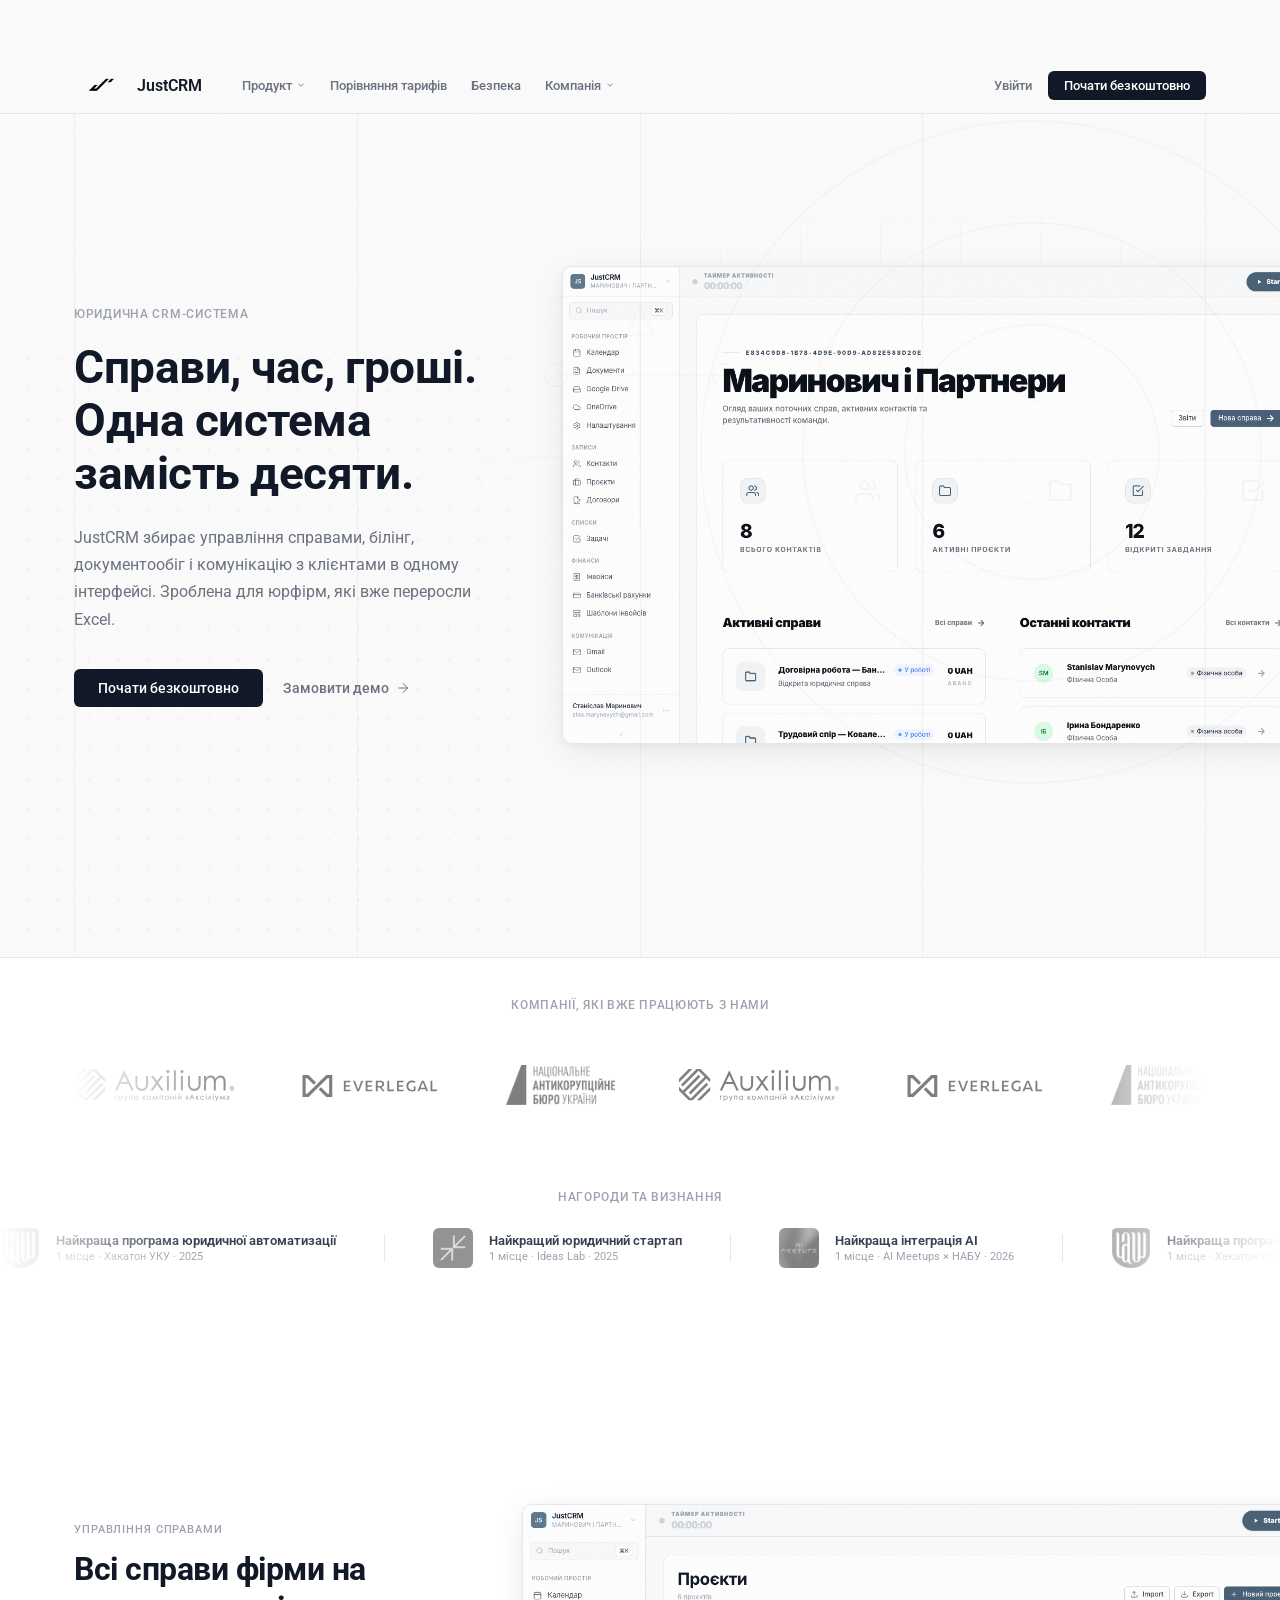
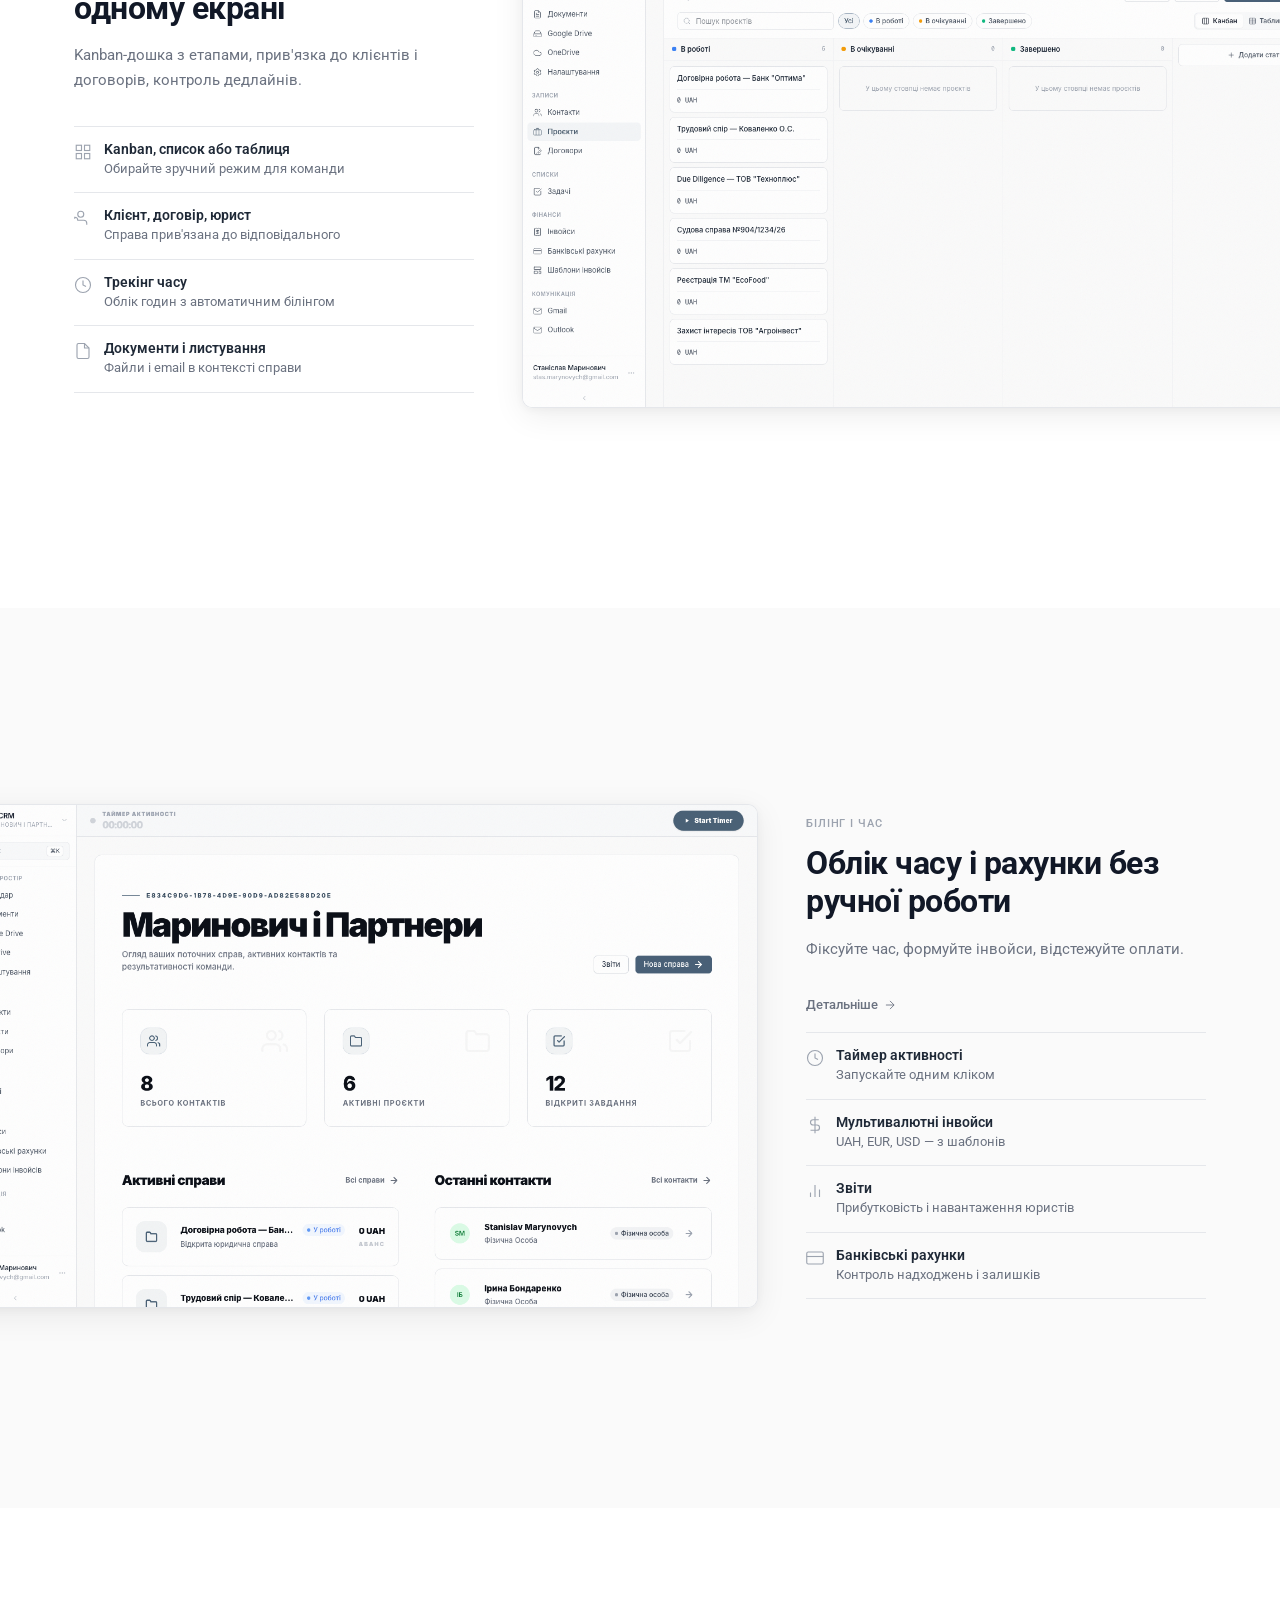
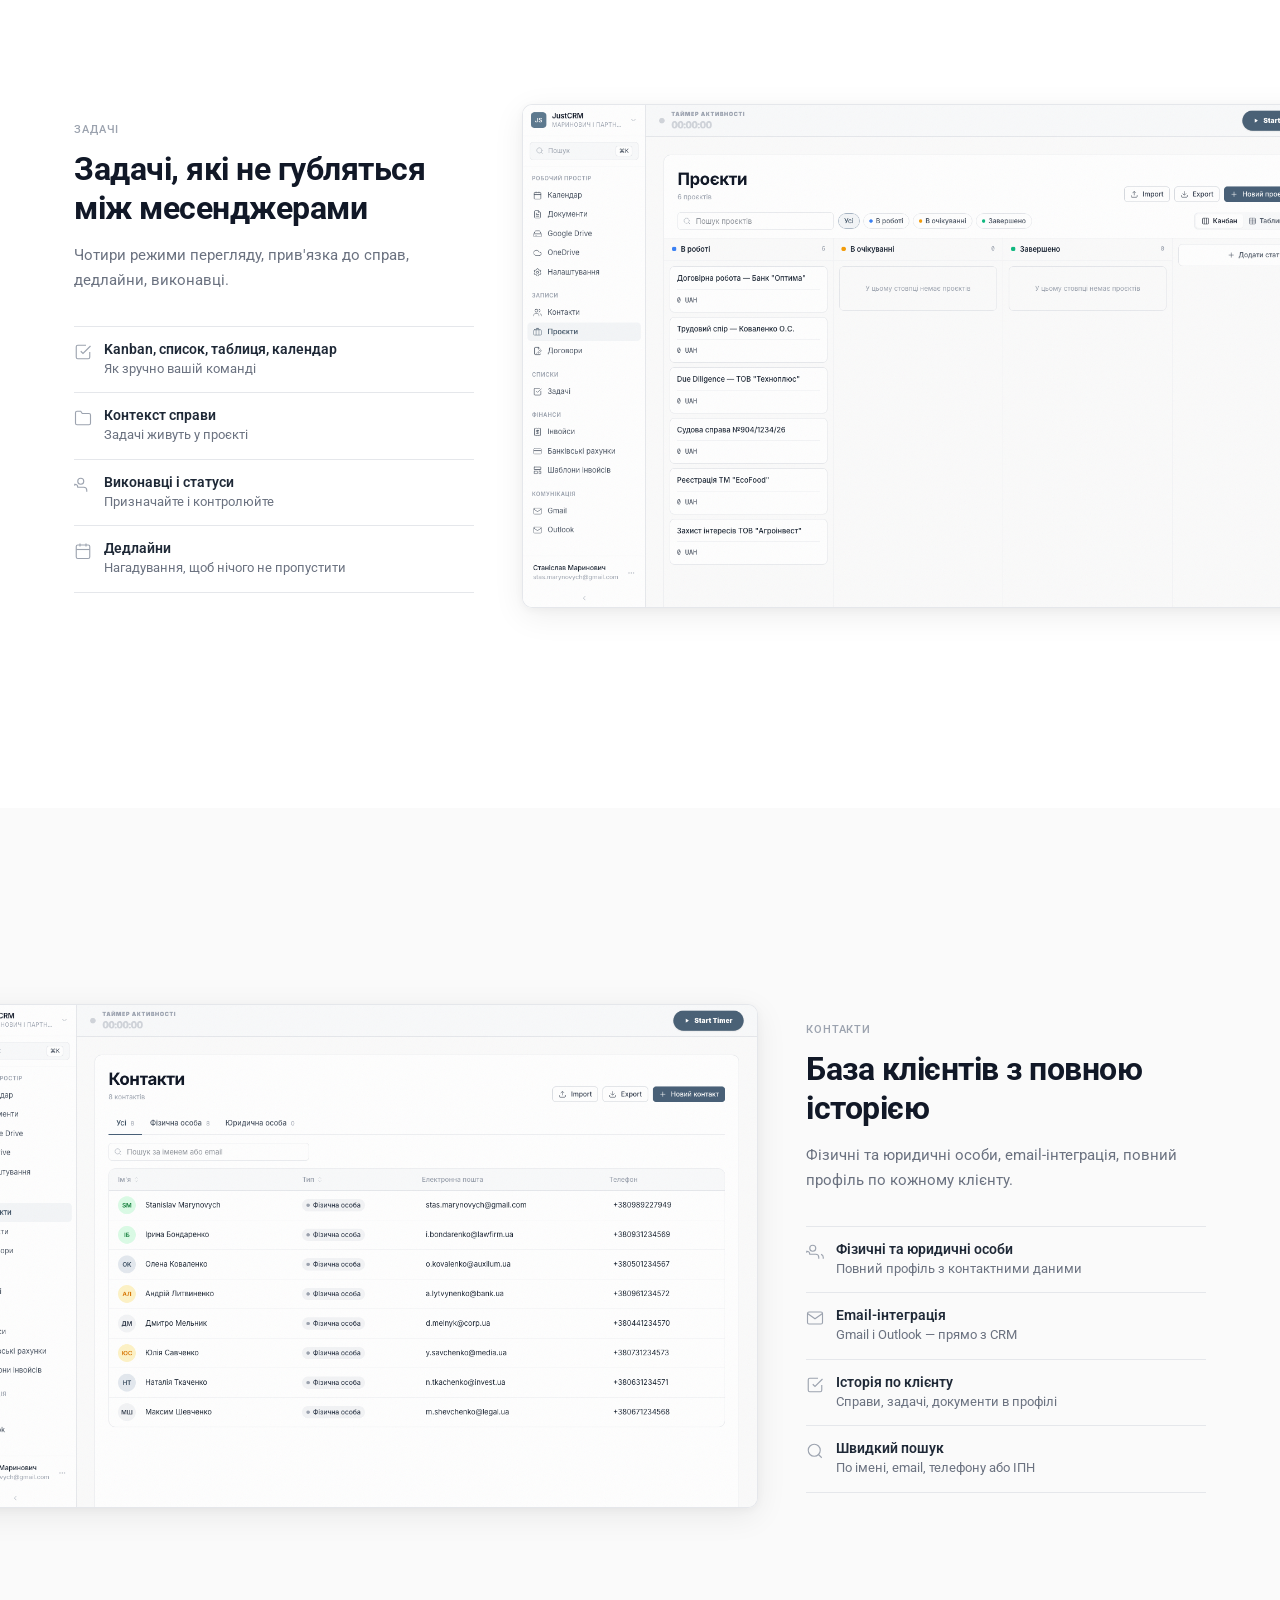
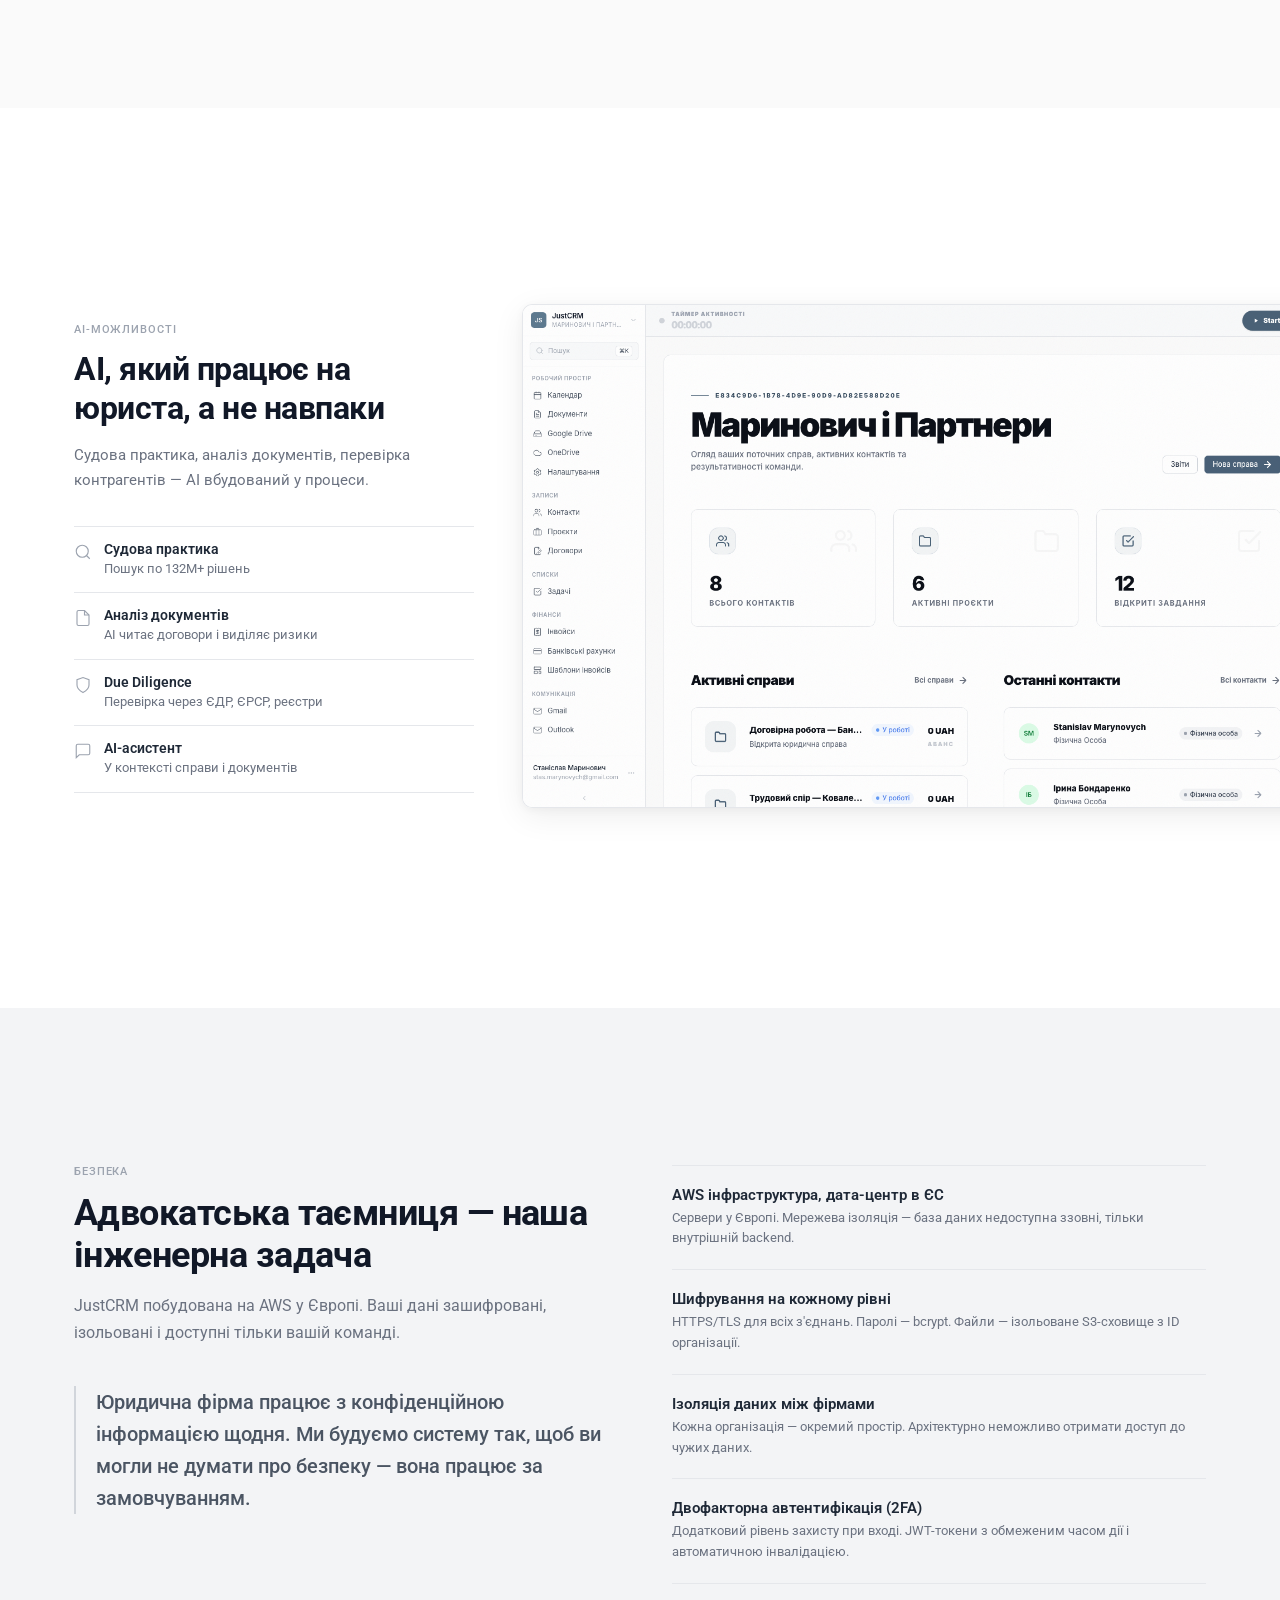
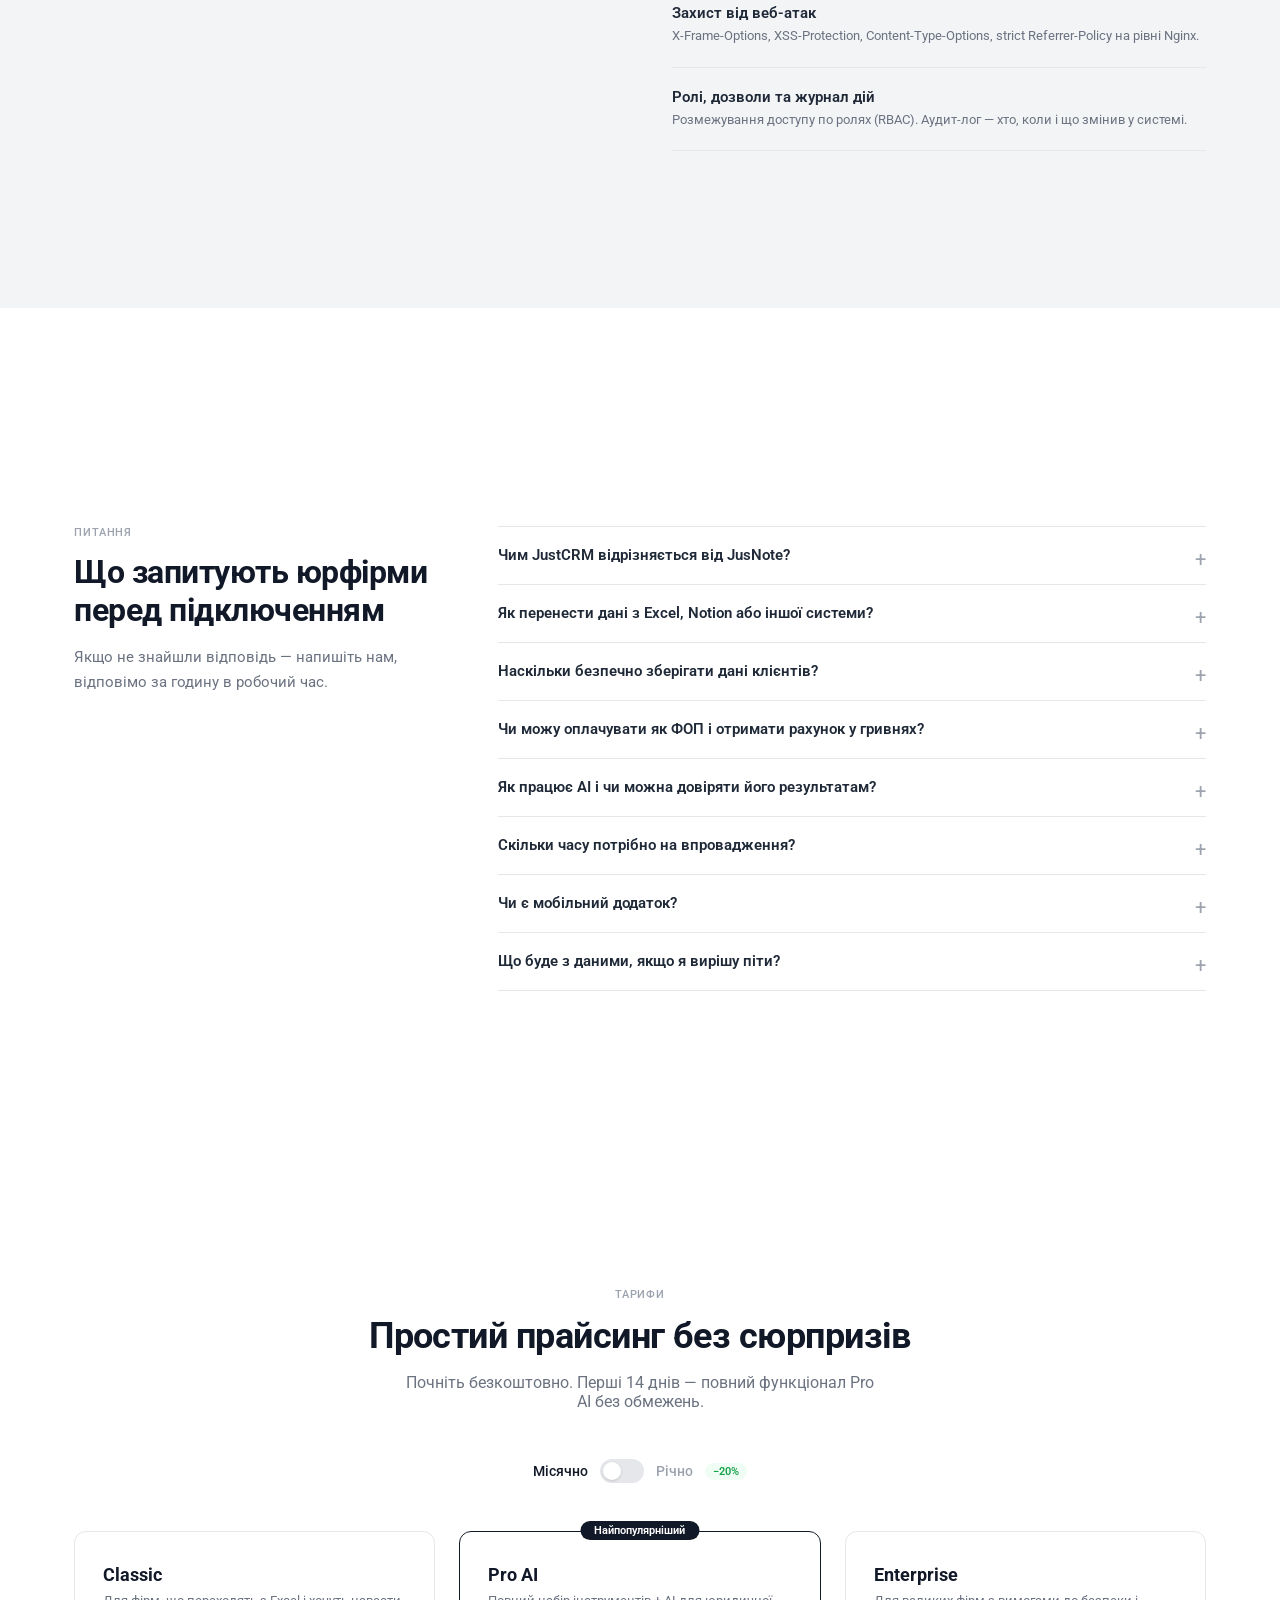
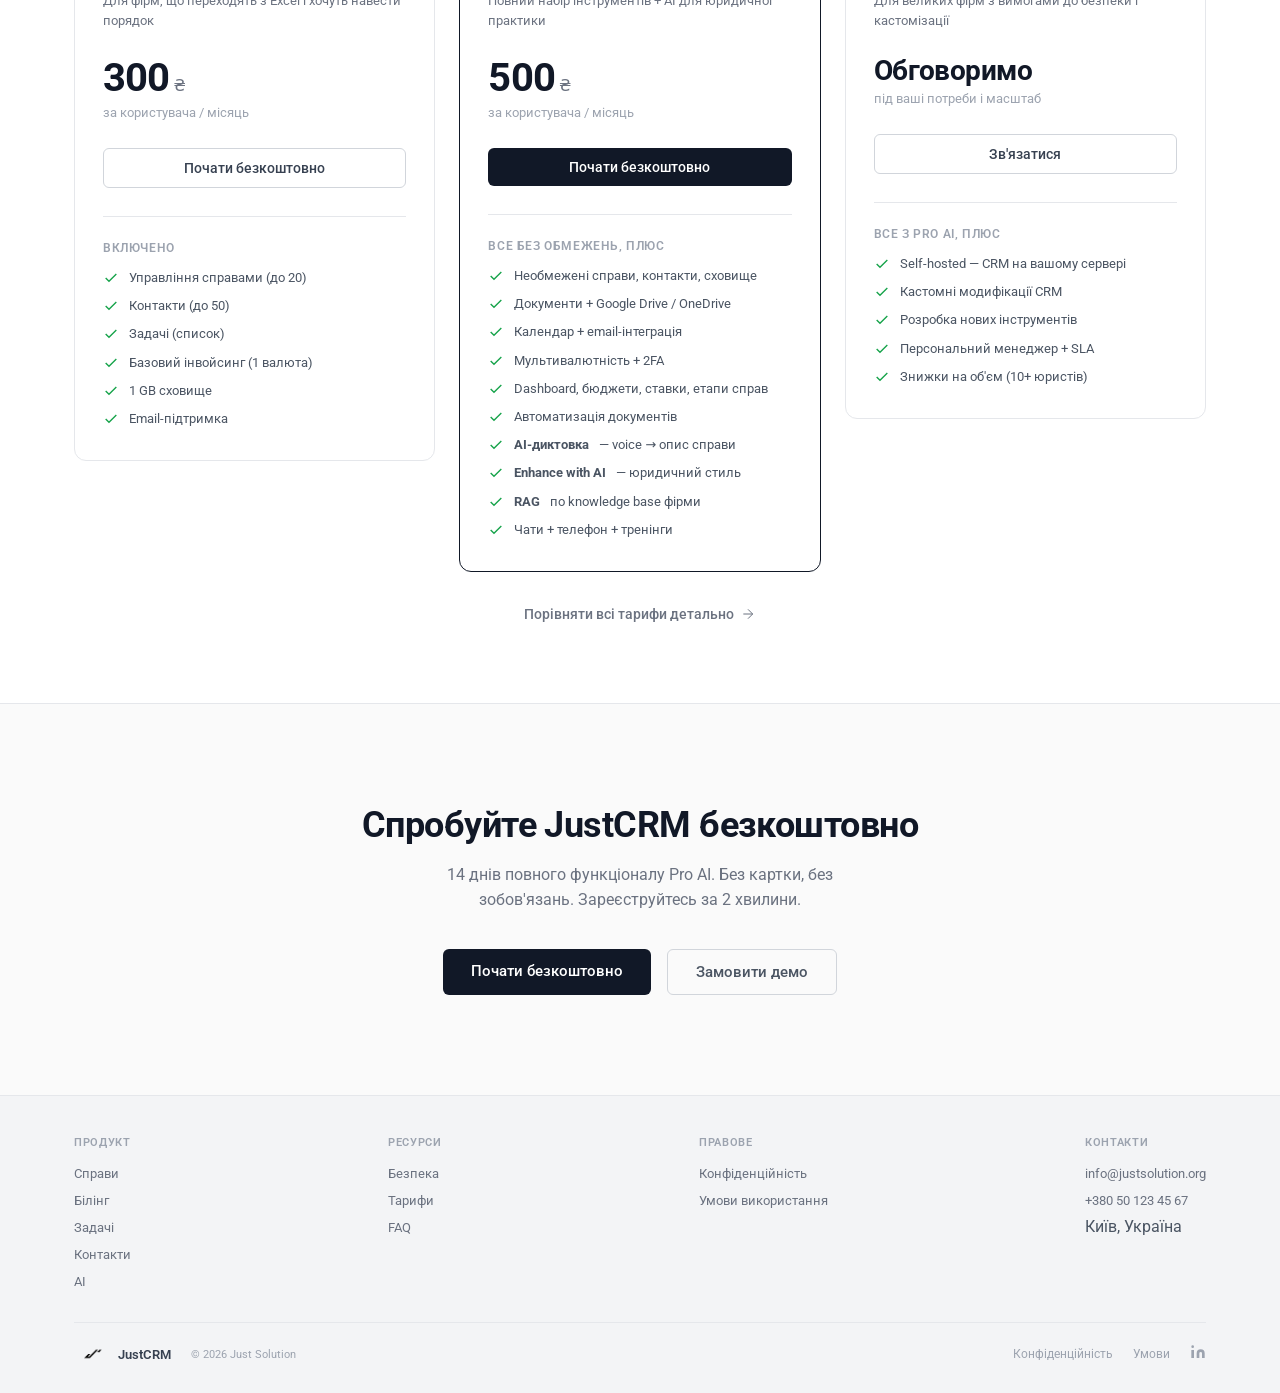
<file: index.html>
<!DOCTYPE html>
<html lang="uk">
<head>
<meta charset="UTF-8">
<meta name="viewport" content="width=device-width, initial-scale=1.0">
<title>JustCRM — юридична CRM</title>
<link rel="icon" type="image/png" href="favicon.png">
<link rel="apple-touch-icon" href="apple-touch-icon.png">
<link rel="preconnect" href="https://fonts.googleapis.com">
<link rel="preconnect" href="https://fonts.gstatic.com" crossorigin>
<link href="https://fonts.googleapis.com/css2?family=Roboto:wght@400;500;700&display=swap" rel="stylesheet">
<style>
:root {
  --gray-100: #F3F4F6;
  --gray-200: #E5E7EB;
  --gray-300: #D1D5DB;
  --gray-400: #9CA3AF;
  --gray-500: #6B7280;
  --gray-600: #4B5563;
  --gray-700: #374151;
  --gray-800: #1F2937;
  --gray-900: #111827;
  --surface: #FAFAFA;
  --font: 'Roboto', system-ui, sans-serif;
  --ease: cubic-bezier(0.22, 1, 0.36, 1);
}

*, *::before, *::after { box-sizing: border-box; margin: 0; padding: 0; }
html { -webkit-font-smoothing: antialiased; scroll-snap-type: y proximity; scroll-behavior: smooth; }
body { font-family: var(--font); color: var(--gray-800); background: var(--surface); }

/* --- GUIDE LINES --- */
.guides {
  position: fixed; inset: 0; pointer-events: none; z-index: 50;
  max-width: 1180px; margin: 0 auto; padding: 0 24px;
  display: flex; justify-content: space-between;
  mix-blend-mode: multiply;
}
.guides span { width: 1px; background: var(--gray-300); opacity: 0.25; }

/* --- SVG BACKGROUND --- */
.bg-svg {
  position: fixed; inset: 0; pointer-events: none; z-index: 49; overflow: hidden;
  mix-blend-mode: multiply;
}
.bg-svg__el {
  position: absolute;
}
.bg-svg__circles {
  top: 5%; right: -8%; width: 700px; height: 700px; opacity: 0.08;
  animation: bgFloat 28s ease-in-out infinite;
}
.bg-svg__grid {
  bottom: 0; left: -5%; width: 600px; height: 600px; opacity: 0.07;
  animation: bgFloat 35s ease-in-out infinite reverse;
}
.bg-svg__balance {
  top: 40%; left: 50%; width: 280px; height: 280px; opacity: 0.06;
  transform: translate(-50%, -50%);
  animation: bgRotate 90s linear infinite;
}
@keyframes bgFloat {
  0%, 100% { transform: translateY(0) rotate(0deg); }
  50% { transform: translateY(-30px) rotate(2deg); }
}
@keyframes bgRotate {
  to { transform: translate(-50%, -50%) rotate(360deg); }
}

/* --- SECTION NAV (in header) --- */
.section-bar {
  position: fixed; top: 56px; left: 0; right: 0; z-index: 99;
  background: #fff; border-bottom: 1px solid var(--gray-200);
  transform: translateY(-100%); opacity: 0;
  transition: transform 0.3s var(--ease), opacity 0.3s var(--ease);
}
.section-bar--visible {
  transform: translateY(0); opacity: 1;
}
.section-bar__inner {
  max-width: 1180px; margin: 0 auto; padding: 0 24px;
  height: 40px; display: flex; align-items: center; gap: 0;
}
.section-bar__item {
  font-size: 12px; font-weight: 500; color: var(--gray-400);
  text-decoration: none; padding: 0 16px; height: 100%;
  display: flex; align-items: center;
  border-bottom: 2px solid transparent; margin-bottom: -1px;
  transition: color 0.2s ease, border-color 0.2s ease;
}
.section-bar__item:first-child { padding-left: 0; }
.section-bar__item:hover { color: var(--gray-600); }
.section-bar__item--active {
  color: var(--gray-900); font-weight: 600;
  border-bottom-color: var(--gray-900);
}

/* --- NOISE --- */
body::after {
  content: ''; position: fixed; inset: 0; pointer-events: none; z-index: 9999; opacity: 0.025;
  background-image: url("data:image/svg+xml,%3Csvg viewBox='0 0 256 256' xmlns='http://www.w3.org/2000/svg'%3E%3Cfilter id='n'%3E%3CfeTurbulence type='fractalNoise' baseFrequency='0.9' numOctaves='4' stitchTiles='stitch'/%3E%3C/filter%3E%3Crect width='100%25' height='100%25' filter='url(%23n)' opacity='0.5'/%3E%3C/svg%3E");
  background-repeat: repeat; background-size: 256px;
}

/* --- HEADER --- */
.header {
  position: sticky; top: 0; z-index: 100;
  background: var(--surface); border-bottom: 1px solid var(--gray-200);
}
.header__inner {
  max-width: 1180px; margin: 0 auto; padding: 0 24px;
  height: 56px; display: flex; align-items: center; gap: 40px;
}
.logo { display: flex; align-items: center; gap: 8px; text-decoration: none; flex-shrink: 0; }
.logo__mark {
  height: 32px; width: auto;
}
.logo__name { font-size: 16px; font-weight: 600; color: var(--gray-900); }
.nav { display: flex; gap: 24px; }
.nav__item {
  position: relative; font-size: 13px; font-weight: 500;
  color: var(--gray-500); text-decoration: none; cursor: pointer;
  padding: 8px 0; display: flex; align-items: center; gap: 4px;
}
.nav__item:hover { color: var(--gray-800); }
.nav__chevron {
  width: 10px; height: 10px; stroke: currentColor; stroke-width: 2; fill: none;
  transition: transform 0.2s ease;
}
.nav__item:hover .nav__chevron { transform: rotate(180deg); }
.nav__dropdown {
  position: absolute; top: 100%; left: -16px;
  background: #fff; border: 1px solid var(--gray-200); border-radius: 10px;
  padding: 8px 0; min-width: 220px;
  box-shadow: 0 4px 12px rgba(0,0,0,0.06), 0 12px 28px rgba(0,0,0,0.08);
  opacity: 0; visibility: hidden; transform: translateY(-4px);
  transition: opacity 0.15s ease, transform 0.15s ease, visibility 0.15s ease;
  z-index: 200;
}
.nav__item:hover .nav__dropdown {
  opacity: 1; visibility: visible; transform: translateY(0);
}
.nav__dropdown-section {
  padding: 4px 0;
}
.nav__dropdown-section + .nav__dropdown-section {
  border-top: 1px solid var(--gray-100);
}
.nav__dropdown-label {
  font-size: 10px; font-weight: 600; color: var(--gray-400);
  text-transform: uppercase; letter-spacing: 0.06em;
  padding: 8px 16px 4px;
}
.nav__dropdown a {
  display: block; padding: 7px 16px; font-size: 13px; font-weight: 400;
  color: var(--gray-600); text-decoration: none;
  transition: background 0.1s ease, color 0.1s ease;
}
.nav__dropdown a:hover { background: var(--gray-100); color: var(--gray-900); }
.nav__dropdown a .nav__link-hint {
  font-size: 11px; color: var(--gray-400); display: block; margin-top: 1px;
}
.nav__link {
  font-size: 13px; font-weight: 500; color: var(--gray-500);
  text-decoration: none; padding: 8px 0;
}
.nav__link:hover { color: var(--gray-800); }
.header__right { margin-left: auto; display: flex; align-items: center; gap: 16px; }
.header__login { font-size: 13px; font-weight: 500; color: var(--gray-500); text-decoration: none; }
.header__cta {
  font-size: 13px; font-weight: 500; color: #fff; background: var(--gray-900);
  padding: 7px 16px; border-radius: 6px; text-decoration: none; transition: transform 0.15s ease;
}
.header__cta:hover { background: var(--gray-800); }
.header__cta:active { transform: scale(0.96); }

/* --- HERO --- */
.hero { overflow: hidden; position: relative; min-height: 100vh; display: flex; align-items: center; scroll-snap-align: start; }
.hero::before {
  content: ''; position: absolute; inset: 0;
  background-image:
    linear-gradient(90deg, var(--gray-200) 1px, transparent 1px),
    linear-gradient(var(--gray-200) 1px, transparent 1px);
  background-size: 80px 80px;
  mask-image: radial-gradient(ellipse 60% 50% at 72% 45%, black 10%, transparent 65%);
  pointer-events: none; z-index: 0;
}
.hero__inner {
  position: relative; z-index: 1; width: 100%;
  max-width: 1180px; margin: 0 auto; padding: 80px 24px;
  display: grid; grid-template-columns: 440px 1fr; gap: 48px; align-items: center;
}
.hero__tag {
  font-size: 12px; font-weight: 500; color: var(--gray-400);
  letter-spacing: 0.06em; text-transform: uppercase; margin-bottom: 20px;
}
.hero__title {
  font-size: 46px; font-weight: 700; line-height: 1.15;
  letter-spacing: -0.01em; color: var(--gray-900); margin-bottom: 24px;
}
.hero__desc {
  font-size: 16px; line-height: 1.7; color: var(--gray-500);
  max-width: 400px; margin-bottom: 36px;
}
.hero__actions { display: flex; align-items: center; gap: 20px; }
.hero__btn-primary {
  position: relative; overflow: hidden; z-index: 1;
  font-family: var(--font); font-size: 14px; font-weight: 500;
  color: #fff; background: var(--gray-900); padding: 11px 24px;
  border-radius: 6px; text-decoration: none; border: none; cursor: pointer;
}
.hero__btn-primary::before {
  content: ''; position: absolute; inset: 0; background: var(--gray-700);
  transform: translateX(calc(-100% - 1px)); transition: transform 0.3s var(--ease); z-index: -1;
}
.hero__btn-primary:hover::before { transform: translateX(0); }
.hero__btn-primary:active { transform: scale(0.97); }
.hero__btn-text {
  font-size: 14px; font-weight: 500; color: var(--gray-500);
  text-decoration: none; display: inline-flex; align-items: center; gap: 6px;
}
.hero__btn-text:hover { color: var(--gray-800); }
.hero__btn-text svg { width: 16px; height: 16px; stroke: currentColor; stroke-width: 1.5; fill: none; transition: transform 0.2s ease; }
.hero__btn-text:hover svg { transform: translateX(4px); }
.hero__visual { position: relative; margin-right: -120px; }
.hero__visual img {
  width: 100%; border: 1px solid var(--gray-200); border-radius: 10px 0 0 10px; border-right: none;
  box-shadow: 0 2px 8px rgba(0,0,0,0.04), 0 8px 32px rgba(0,0,0,0.07);
  transition: transform 0.4s var(--ease), box-shadow 0.4s var(--ease);
}
.hero__visual:hover img {
  transform: translateY(-4px);
  box-shadow: 0 4px 12px rgba(0,0,0,0.06), 0 16px 48px rgba(0,0,0,0.1);
}

/* --- SOCIAL PROOF --- */
.proof {
  position: relative; z-index: 1; background: #fff;
  padding: 40px 0; border-top: 1px solid var(--gray-200);
}
.proof__inner {
  max-width: 1180px; margin: 0 auto; padding: 0 24px;
}
.proof__label {
  font-size: 12px; font-weight: 500; color: var(--gray-400);
  text-transform: uppercase; letter-spacing: 0.06em;
  text-align: center; margin-bottom: 28px;
}
.proof__marquee {
  overflow: hidden; position: relative;
  mask-image: linear-gradient(to right, transparent, black 15%, black 85%, transparent);
}
.proof__track {
  display: flex; align-items: center; gap: 64px;
  animation: marquee 55s linear infinite;
  width: max-content;
}
.proof__track:hover { animation-play-state: paused; }
.proof__logo {
  flex-shrink: 0; height: 32px; opacity: 0.5;
  transition: opacity 0.3s ease;
  filter: brightness(0);
}
.proof__logo:hover { opacity: 0.9; }
.proof__logo--nabu { height: 40px; }
.proof__logo--everlegal { height: 90px; }

@keyframes marquee {
  0% { transform: translateX(0); }
  100% { transform: translateX(-50%); }
}

/* --- AWARDS --- */
.awards {
  position: relative; z-index: 1; background: #fff;
  padding: 20px 0 40px;
}
.awards__label {
  font-size: 12px; font-weight: 500; color: var(--gray-400);
  text-transform: uppercase; letter-spacing: 0.06em;
  text-align: center; margin-bottom: 24px;
}
.awards__marquee {
  overflow: hidden; position: relative;
  mask-image: linear-gradient(to right, transparent, black 15%, black 85%, transparent);
}
.awards__track {
  display: flex; align-items: center; gap: 48px;
  animation: marquee-reverse 55s linear infinite;
  width: max-content;
}
.awards__track:hover { animation-play-state: paused; }
.awards__item {
  flex-shrink: 0; display: flex; align-items: center; gap: 16px;
}
.awards__logo {
  width: 40px; height: 40px; flex-shrink: 0; object-fit: contain;
  border-radius: 6px; filter: grayscale(1); opacity: 0.5;
}
.awards__title {
  font-size: 13px; font-weight: 600; color: var(--gray-700);
  line-height: 1.3; white-space: nowrap;
}
.awards__meta {
  font-size: 11px; color: var(--gray-400); white-space: nowrap;
}
.awards__sep {
  width: 1px; height: 28px; background: var(--gray-200); flex-shrink: 0;
}

@keyframes marquee-reverse {
  0% { transform: translateX(-50%); }
  100% { transform: translateX(0); }
}

/* --- FEATURES --- */
.feat {
  position: relative; z-index: 1; padding: 100px 0; overflow: hidden;
  min-height: 100vh; display: flex; align-items: center;
  scroll-snap-align: start;
}
.feat:nth-child(odd) { background: #fff; }
.feat:nth-child(even) { background: var(--surface); }

.feat__inner {
  display: grid; grid-template-columns: 400px 1fr; gap: 48px; align-items: center;
  max-width: 1180px; margin: 0 auto; padding: 0 24px; width: 100%;
}

.feat--right .feat__visual { order: 2; margin-right: -120px; }
.feat--right .feat__visual img { border-radius: 10px 0 0 10px; border-right: none; }

.feat--left .feat__inner { grid-template-columns: 1fr 400px; }
.feat--left .feat__visual { order: -1; margin-left: -120px; }
.feat--left .feat__visual img { border-radius: 0 10px 10px 0; border-left: none; }

.feat__visual img {
  width: 100%; border: 1px solid var(--gray-200);
  box-shadow: 0 2px 8px rgba(0,0,0,0.04), 0 8px 32px rgba(0,0,0,0.07);
  transition: transform 0.4s var(--ease), box-shadow 0.4s var(--ease);
}
.feat__visual:hover img {
  transform: translateY(-3px);
  box-shadow: 0 4px 12px rgba(0,0,0,0.08), 0 16px 48px rgba(0,0,0,0.12);
}

.feat__body { order: 1; }
.feat__tag { font-size: 11px; font-weight: 500; letter-spacing: 0.08em; text-transform: uppercase; color: var(--gray-400); margin-bottom: 14px; }
.feat__title { font-size: 32px; font-weight: 700; line-height: 1.2; letter-spacing: -0.015em; color: var(--gray-900); margin-bottom: 16px; }
.feat__desc { font-size: 15px; line-height: 1.7; color: var(--gray-500); margin-bottom: 32px; }

.feat__points { list-style: none; display: flex; flex-direction: column; border-top: 1px solid var(--gray-200); }
.feat__point { padding: 14px 0; border-bottom: 1px solid var(--gray-200); display: flex; gap: 12px; align-items: flex-start; }
.feat__point-icon { flex-shrink: 0; width: 18px; height: 18px; margin-top: 2px; }
.feat__point-icon svg { width: 18px; height: 18px; stroke: var(--gray-400); stroke-width: 1.5; fill: none; }
.feat__point-title { font-size: 14px; font-weight: 600; color: var(--gray-800); margin-bottom: 2px; }
.feat__point-desc { font-size: 13px; line-height: 1.5; color: var(--gray-500); }

/* --- ANIMATIONS --- */
.reveal { opacity: 0; transform: translateY(20px); transition: opacity 0.7s var(--ease), transform 0.7s var(--ease); }
.reveal.visible { opacity: 1; transform: translateY(0); }
.feat__point { opacity: 0; transform: translateY(12px); transition: opacity 0.5s var(--ease), transform 0.5s var(--ease); }
.feat__point.visible { opacity: 1; transform: translateY(0); }
.feat__point:nth-child(1) { transition-delay: 0s; }
.feat__point:nth-child(2) { transition-delay: 0.07s; }
.feat__point:nth-child(3) { transition-delay: 0.14s; }
.feat__point:nth-child(4) { transition-delay: 0.21s; }

@media (prefers-reduced-motion: reduce) {
  .reveal, .feat__point { opacity: 1; transform: none; transition: none; }
}

/* --- SECURITY --- */
.security {
  position: relative; z-index: 1; background: var(--gray-100);
  min-height: 100vh; display: flex; align-items: center;
  scroll-snap-align: start; padding: 80px 0;
}
.security__inner {
  max-width: 1180px; margin: 0 auto; padding: 0 24px; width: 100%;
  display: grid; grid-template-columns: 1fr 1fr; gap: 64px; align-items: start;
}
.security__tag {
  font-size: 11px; font-weight: 500; letter-spacing: 0.08em;
  text-transform: uppercase; color: var(--gray-400); margin-bottom: 14px;
}
.security__title {
  font-size: 36px; font-weight: 700; letter-spacing: -0.015em;
  color: var(--gray-900); margin-bottom: 16px;
}
.security__subtitle {
  font-size: 16px; line-height: 1.7; color: var(--gray-500); margin-bottom: 40px;
}
.security__headline {
  font-size: 20px; font-weight: 500; line-height: 1.6; color: var(--gray-600);
  border-left: 2px solid var(--gray-300); padding-left: 20px;
}
.security__points {
  list-style: none; display: flex; flex-direction: column;
  border-top: 1px solid var(--gray-200);
}
.security__point {
  padding: 20px 0; border-bottom: 1px solid var(--gray-200);
}
.security__point-title {
  font-size: 15px; font-weight: 600; color: var(--gray-800); margin-bottom: 4px;
}
.security__point-desc {
  font-size: 13px; line-height: 1.6; color: var(--gray-500);
}

/* --- FAQ --- */
.faq {
  position: relative; z-index: 1; background: #fff;
  min-height: 100vh; display: flex; align-items: center;
  scroll-snap-align: start; padding: 80px 0;
}
.faq__inner {
  max-width: 1180px; margin: 0 auto; padding: 0 24px; width: 100%;
  display: grid; grid-template-columns: 360px 1fr; gap: 64px; align-items: start;
}
.faq__tag {
  font-size: 11px; font-weight: 500; letter-spacing: 0.08em;
  text-transform: uppercase; color: var(--gray-400); margin-bottom: 14px;
}
.faq__title {
  font-size: 32px; font-weight: 700; color: var(--gray-900);
  letter-spacing: -0.015em; margin-bottom: 16px;
}
.faq__subtitle {
  font-size: 15px; line-height: 1.7; color: var(--gray-500);
}
.faq__list { list-style: none; }
.faq__item {
  border-bottom: 1px solid var(--gray-200);
}
.faq__item:first-child { border-top: 1px solid var(--gray-200); }
.faq__q {
  width: 100%; background: none; border: none; font-family: var(--font);
  font-size: 15px; font-weight: 600; color: var(--gray-800);
  text-align: left; padding: 18px 32px 18px 0; cursor: pointer;
  position: relative; line-height: 1.4;
}
.faq__q::after {
  content: '+'; position: absolute; right: 0; top: 18px;
  font-size: 20px; font-weight: 400; color: var(--gray-400);
  transition: transform 0.2s ease;
}
.faq__item.open .faq__q::after {
  transform: rotate(45deg);
}
.faq__a {
  font-size: 14px; line-height: 1.7; color: var(--gray-500);
  padding: 0 0 18px; display: none;
}
.faq__item.open .faq__a { display: block; }

/* --- PRICING --- */
.pricing {
  position: relative; z-index: 1; background: #fff;
  min-height: 100vh; display: flex; align-items: center;
  scroll-snap-align: start; padding: 80px 0;
}
.pricing__inner {
  max-width: 1180px; margin: 0 auto; padding: 0 24px; width: 100%;
}
.pricing__header {
  text-align: center; margin-bottom: 48px;
}
.pricing__tag {
  font-size: 11px; font-weight: 500; letter-spacing: 0.08em;
  text-transform: uppercase; color: var(--gray-400); margin-bottom: 14px;
}
.pricing__title {
  font-size: 36px; font-weight: 700; color: var(--gray-900);
  letter-spacing: -0.015em; margin-bottom: 16px;
}
.pricing__subtitle {
  font-size: 16px; color: var(--gray-500); max-width: 480px; margin: 0 auto 32px;
}

/* Toggle */
.pricing__toggle {
  display: flex; align-items: center; justify-content: center; gap: 12px; margin-bottom: 48px;
}
.pricing__toggle-label {
  font-size: 14px; font-weight: 500; color: var(--gray-400); cursor: pointer;
}
.pricing__toggle-label--active { color: var(--gray-900); }
.pricing__toggle-switch {
  width: 44px; height: 24px; background: var(--gray-200); border-radius: 12px;
  position: relative; cursor: pointer; transition: background 0.2s ease;
  border: none; padding: 0;
}
.pricing__toggle-switch::after {
  content: ''; position: absolute; top: 3px; left: 3px;
  width: 18px; height: 18px; background: #fff; border-radius: 50%;
  transition: transform 0.2s var(--ease); box-shadow: 0 1px 3px rgba(0,0,0,0.15);
}
.pricing__toggle-switch.annual { background: var(--gray-900); }
.pricing__toggle-switch.annual::after { transform: translateX(20px); }
.pricing__save {
  font-size: 11px; font-weight: 600; color: #16A34A; background: #F0FDF4;
  padding: 2px 8px; border-radius: 99px;
}

/* Cards */
.pricing__cards {
  display: grid; grid-template-columns: 1fr 1fr 1fr; gap: 24px;
  align-items: start;
}
.pricing__card {
  border: 1px solid var(--gray-200); border-radius: 12px;
  padding: 32px 28px; background: #fff;
  transition: box-shadow 0.3s var(--ease), transform 0.3s var(--ease);
}
.pricing__card:hover {
  box-shadow: 0 4px 12px rgba(0,0,0,0.06), 0 12px 40px rgba(0,0,0,0.08);
  transform: translateY(-2px);
}
.pricing__card--featured {
  border-color: var(--gray-900); position: relative;
}
.pricing__card-badge {
  position: absolute; top: -11px; left: 50%; transform: translateX(-50%);
  font-size: 11px; font-weight: 600; color: #fff; background: var(--gray-900);
  padding: 3px 14px; border-radius: 99px; white-space: nowrap;
}
.pricing__card-name {
  font-size: 18px; font-weight: 700; color: var(--gray-900); margin-bottom: 6px;
}
.pricing__card-desc {
  font-size: 13px; color: var(--gray-500); margin-bottom: 24px; line-height: 1.5;
}
.pricing__card-price {
  display: flex; align-items: baseline; gap: 4px; margin-bottom: 4px;
}
.pricing__card-amount {
  font-size: 40px; font-weight: 700; color: var(--gray-900); letter-spacing: -0.02em;
}
.pricing__card-currency {
  font-size: 16px; font-weight: 500; color: var(--gray-500);
}
.pricing__card-period {
  font-size: 13px; color: var(--gray-400); margin-bottom: 28px;
}
.pricing__card-cta {
  display: block; text-align: center; padding: 11px 0; border-radius: 6px;
  font-size: 14px; font-weight: 500; text-decoration: none;
  margin-bottom: 28px; transition: all 0.15s ease;
}
.pricing__card-cta--primary {
  background: var(--gray-900); color: #fff;
}
.pricing__card-cta--primary:hover { background: var(--gray-800); }
.pricing__card-cta--secondary {
  background: #fff; color: var(--gray-700); border: 1px solid var(--gray-300);
}
.pricing__card-cta--secondary:hover { background: var(--gray-100); }
.pricing__card-divider {
  height: 1px; background: var(--gray-200); margin-bottom: 24px;
}
.pricing__card-features-title {
  font-size: 12px; font-weight: 600; color: var(--gray-400);
  text-transform: uppercase; letter-spacing: 0.05em; margin-bottom: 14px;
}
.pricing__card-features {
  list-style: none; display: flex; flex-direction: column; gap: 10px;
}
.pricing__card-feature {
  font-size: 13px; color: var(--gray-600); display: flex; gap: 10px; align-items: flex-start; line-height: 1.4;
}
.pricing__card-check {
  flex-shrink: 0; width: 16px; height: 16px; margin-top: 1px;
}
.pricing__card-check svg {
  width: 16px; height: 16px; stroke: #16A34A; stroke-width: 2; fill: none;
}

/* --- FINAL CTA --- */
.final-cta {
  position: relative; z-index: 1; background: var(--surface);
  padding: 100px 0; text-align: center; scroll-snap-align: start;
  border-top: 1px solid var(--gray-200);
}
.final-cta__title {
  font-size: 36px; font-weight: 700; color: var(--gray-900);
  letter-spacing: -0.015em; margin-bottom: 16px;
}
.final-cta__desc {
  font-size: 16px; color: var(--gray-500); margin-bottom: 36px;
  max-width: 460px; margin-left: auto; margin-right: auto; line-height: 1.6;
}
.final-cta__actions {
  display: flex; justify-content: center; gap: 16px;
}
.final-cta__btn-primary {
  font-family: var(--font); font-size: 15px; font-weight: 500;
  color: #fff; background: var(--gray-900); padding: 13px 28px;
  border-radius: 6px; text-decoration: none; border: none; cursor: pointer;
  transition: background 0.15s ease;
}
.final-cta__btn-primary:hover { background: var(--gray-800); }
.final-cta__btn-secondary {
  font-family: var(--font); font-size: 15px; font-weight: 500;
  color: var(--gray-600); background: transparent; padding: 13px 28px;
  border-radius: 6px; text-decoration: none;
  border: 1px solid var(--gray-300);
  transition: border-color 0.15s ease, color 0.15s ease;
}
.final-cta__btn-secondary:hover { border-color: var(--gray-400); color: var(--gray-800); }

/* --- FOOTER --- */
.footer {
  position: relative; z-index: 1; background: var(--gray-100);
  border-top: 1px solid var(--gray-200);
  padding: 40px 0 28px; color: var(--gray-600);
}
.footer__inner {
  max-width: 1180px; margin: 0 auto; padding: 0 24px;
}
.footer__grid {
  display: flex; justify-content: space-between; gap: 24px;
  padding-bottom: 32px; border-bottom: 1px solid rgba(255,255,255,0.06);
}
.footer__col { }
.footer__grid {
  display: flex; justify-content: space-between; gap: 24px;
  padding-bottom: 32px; border-bottom: 1px solid var(--gray-200);
}
.footer__col-title {
  font-size: 11px; font-weight: 600; color: var(--gray-400);
  text-transform: uppercase; letter-spacing: 0.06em; margin-bottom: 14px;
}
.footer__links { list-style: none; display: flex; flex-direction: column; gap: 8px; }
.footer__links a {
  font-size: 13px; color: var(--gray-500); text-decoration: none;
  transition: color 0.15s ease;
}
.footer__links a:hover { color: var(--gray-800); }
.footer__bottom {
  display: flex; justify-content: space-between; align-items: center;
  padding-top: 20px; flex-wrap: wrap; gap: 12px;
}
.footer__left { display: flex; align-items: center; gap: 20px; }
.footer__logo {
  display: flex; align-items: center; gap: 6px;
  font-size: 13px; font-weight: 600; color: var(--gray-700);
}
.footer__logo-mark {
  height: 22px; width: auto;
}
.footer__copy { font-size: 11px; color: var(--gray-400); }
.footer__right { display: flex; align-items: center; gap: 20px; }
.footer__contact-link {
  font-size: 12px; color: var(--gray-400); text-decoration: none;
}
.footer__contact-link:hover { color: var(--gray-700); }
.footer__social a {
  color: var(--gray-400); transition: color 0.15s ease;
}
.footer__social a:hover { color: var(--gray-800); }
.footer__social svg { width: 16px; height: 16px; fill: currentColor; }

/* --- RESPONSIVE --- */
@media (max-width: 900px) {
  .hero__inner { grid-template-columns: 1fr; padding: 48px 24px 40px; }
  .hero__visual { margin-right: -24px; }
  .hero__title { font-size: 36px; }
  .nav { display: none; }
  .feat__inner, .feat--left .feat__inner { grid-template-columns: 1fr; }
  .feat--right .feat__visual { margin-right: -24px; }
  .feat--left .feat__visual { margin-left: -24px; order: 2; }
  .feat { padding: 60px 0; }
  .awards__track { gap: 32px; }
  .faq__inner { grid-template-columns: 1fr; }
  .faq { min-height: auto; }
  .security__inner { grid-template-columns: 1fr; }
  .security { min-height: auto; }
  .pricing__cards { grid-template-columns: 1fr; max-width: 400px; margin: 0 auto; }
  .pricing { min-height: auto; }
  .footer__grid { flex-wrap: wrap; }
  .final-cta__actions { flex-direction: column; align-items: center; }
  .guides { display: none; }
  .section-bar__inner { gap: 0; overflow-x: auto; }
  .section-bar__item { font-size: 11px; padding: 0 10px; }
}
@media (max-width: 520px) {
  .hero__title { font-size: 30px; }
  .hero__actions { flex-direction: column; align-items: flex-start; }
  .feat__title { font-size: 26px; }
}
</style>
</head>
<body>

<!-- SECTION BAR -->
<div class="section-bar" id="sectionBar">
  <div class="section-bar__inner">
    <a class="section-bar__item" href="#feat-cases">Справи</a>
    <a class="section-bar__item" href="#feat-billing">Білінг і час</a>
    <a class="section-bar__item" href="#feat-tasks">Задачі</a>
    <a class="section-bar__item" href="#feat-contacts">Контакти</a>
    <a class="section-bar__item" href="#feat-ai">AI</a>
    <a class="section-bar__item" href="#security">Безпека</a>
    <a class="section-bar__item" href="#faq">FAQ</a>
    <a class="section-bar__item" href="#pricing">Тарифи</a>
  </div>
</div>

<!-- GUIDE LINES -->
<div class="guides"><span></span><span></span><span></span><span></span><span></span></div>

<!-- SVG BACKGROUND -->
<div class="bg-svg">
  <svg class="bg-svg__el bg-svg__circles" width="700" height="700" viewBox="0 0 550 550">
    <circle cx="275" cy="275" r="260" stroke="#9CA3AF" stroke-width="1" fill="none"/>
    <circle cx="275" cy="275" r="180" stroke="#9CA3AF" stroke-width="1" fill="none"/>
    <circle cx="275" cy="275" r="100" stroke="#9CA3AF" stroke-width="1" fill="none"/>
    <circle cx="275" cy="275" r="40" stroke="#9CA3AF" stroke-width="0.5" fill="none"/>
  </svg>
  <svg class="bg-svg__el bg-svg__grid" width="600" height="600" viewBox="0 0 500 500">
    <defs><pattern id="bgdots" x="0" y="0" width="25" height="25" patternUnits="userSpaceOnUse"><circle cx="2" cy="2" r="1.5" fill="#9CA3AF"/></pattern></defs>
    <rect width="500" height="500" fill="url(#bgdots)"/>
  </svg>
  <svg class="bg-svg__el bg-svg__balance" width="280" height="280" viewBox="0 0 200 200">
    <line x1="100" y1="20" x2="100" y2="180" stroke="#9CA3AF" stroke-width="1"/>
    <line x1="40" y1="70" x2="160" y2="70" stroke="#9CA3AF" stroke-width="1"/>
    <circle cx="40" cy="70" r="8" stroke="#9CA3AF" stroke-width="1" fill="none"/>
    <circle cx="160" cy="70" r="8" stroke="#9CA3AF" stroke-width="1" fill="none"/>
    <polygon points="100,20 90,42 110,42" stroke="#9CA3AF" stroke-width="1" fill="none"/>
    <path d="M32,78 Q40,95 48,78" stroke="#9CA3AF" stroke-width="0.5" fill="none"/>
    <path d="M152,78 Q160,95 168,78" stroke="#9CA3AF" stroke-width="0.5" fill="none"/>
  </svg>
</div>

<!-- HEADER -->
<header class="header">
  <div class="header__inner">
    <a href="/" class="logo">
      <img class="logo__mark" src="assets/images/logo.png" alt="JustCRM">
      <span class="logo__name">JustCRM</span>
    </a>
    <nav class="nav">
      <div class="nav__item">
        Продукт
        <svg class="nav__chevron" viewBox="0 0 24 24"><polyline points="6 9 12 15 18 9"/></svg>
        <div class="nav__dropdown">
          <div class="nav__dropdown-section">
            <a href="#feat-cases">Управління справами <span class="nav__link-hint">Kanban, етапи, прив'язка клієнтів</span></a>
            <a href="billing.html">Білінг і час <span class="nav__link-hint">Таймер, інвойси, звіти</span></a>
            <a href="#feat-tasks">Задачі <span class="nav__link-hint">Kanban, список, календар</span></a>
            <a href="#feat-contacts">Контакти <span class="nav__link-hint">Клієнти, email-інтеграція</span></a>
            <a href="#feat-ai">AI-можливості <span class="nav__link-hint">Диктовка, enhance, RAG</span></a>
          </div>
        </div>
      </div>

      <a href="compare.html" class="nav__link">Порівняння тарифів</a>
      <a href="#security" class="nav__link">Безпека</a>

      <div class="nav__item">
        Компанія
        <svg class="nav__chevron" viewBox="0 0 24 24"><polyline points="6 9 12 15 18 9"/></svg>
        <div class="nav__dropdown">
          <div class="nav__dropdown-section">
            <a href="team.html">Команда</a>
            <a href="contacts.html">Контакти</a>
            <a href="blog.html">Блог</a>
          </div>
        </div>
      </div>
    </nav>
    <div class="header__right">
      <a href="#" class="header__login">Увійти</a>
      <a href="#" class="header__cta">Почати безкоштовно</a>
    </div>
  </div>
</header>

<!-- HERO -->
<section class="hero" id="hero">
  <div class="hero__inner">
    <div class="hero__content">
      <div class="hero__tag">Юридична CRM-система</div>
      <h1 class="hero__title">Справи, час, гроші.<br>Одна система замість десяти.</h1>
      <p class="hero__desc">JustCRM збирає управління справами, білінг, документообіг і комунікацію з клієнтами в одному інтерфейсі. Зроблена для юрфірм, які вже переросли Excel.</p>
      <div class="hero__actions">
        <a href="#" class="hero__btn-primary">Почати безкоштовно</a>
        <a href="#" class="hero__btn-text">Замовити демо <svg viewBox="0 0 24 24"><path d="M5 12h14M12 5l7 7-7 7"/></svg></a>
      </div>
    </div>
    <div class="hero__visual">
      <img src="assets/images/hero-dashboard-2x.png" alt="JustCRM — панель управління">
    </div>
  </div>
</section>

<!-- SOCIAL PROOF -->
<section class="proof">
  <div class="proof__inner">
    <div class="proof__label">Компанії, які вже працюють з нами</div>
    <div class="proof__marquee">
      <div class="proof__track">
        <img class="proof__logo" src="assets/images/Auxilium.svg" alt="Auxilium">
        <img class="proof__logo proof__logo--everlegal" src="assets/images/everlegal.svg" alt="Everlegal">
        <img class="proof__logo proof__logo--nabu" src="assets/images/NABU.png" alt="НАБУ">
        <img class="proof__logo" src="assets/images/Auxilium.svg" alt="Auxilium">
        <img class="proof__logo proof__logo--everlegal" src="assets/images/everlegal.svg" alt="Everlegal">
        <img class="proof__logo proof__logo--nabu" src="assets/images/NABU.png" alt="НАБУ">
        <img class="proof__logo" src="assets/images/Auxilium.svg" alt="Auxilium">
        <img class="proof__logo proof__logo--everlegal" src="assets/images/everlegal.svg" alt="Everlegal">
        <img class="proof__logo proof__logo--nabu" src="assets/images/NABU.png" alt="НАБУ">
        <img class="proof__logo" src="assets/images/Auxilium.svg" alt="Auxilium">
        <img class="proof__logo proof__logo--everlegal" src="assets/images/everlegal.svg" alt="Everlegal">
        <img class="proof__logo proof__logo--nabu" src="assets/images/NABU.png" alt="НАБУ">
      </div>
    </div>
  </div>
</section>

<!-- AWARDS -->
<div class="awards">
  <div class="awards__label">Нагороди та визнання</div>
  <div class="awards__marquee">
    <div class="awards__track">
      <div class="awards__item"><img class="awards__logo" src="assets/images/award-ucu.png" alt="UCU Law"><div><div class="awards__title">Найкраща програма юридичної автоматизації</div><div class="awards__meta">1 місце · Хакатон УКУ · 2025</div></div></div>
      <span class="awards__sep"></span>
      <div class="awards__item"><img class="awards__logo" src="assets/images/award-ideaslab.png" alt="Ideas Lab"><div><div class="awards__title">Найкращий юридичний стартап</div><div class="awards__meta">1 місце · Ideas Lab · 2025</div></div></div>
      <span class="awards__sep"></span>
      <div class="awards__item"><img class="awards__logo" src="assets/images/award-aimeetups.jpg" alt="AI Meetups"><div><div class="awards__title">Найкраща інтеграція AI</div><div class="awards__meta">1 місце · AI Meetups × НАБУ · 2026</div></div></div>
      <span class="awards__sep"></span>
      <div class="awards__item"><img class="awards__logo" src="assets/images/award-ucu.png" alt="UCU Law"><div><div class="awards__title">Найкраща програма юридичної автоматизації</div><div class="awards__meta">1 місце · Хакатон УКУ · 2025</div></div></div>
      <span class="awards__sep"></span>
      <div class="awards__item"><img class="awards__logo" src="assets/images/award-ideaslab.png" alt="Ideas Lab"><div><div class="awards__title">Найкращий юридичний стартап</div><div class="awards__meta">1 місце · Ideas Lab · 2025</div></div></div>
      <span class="awards__sep"></span>
      <div class="awards__item"><img class="awards__logo" src="assets/images/award-aimeetups.jpg" alt="AI Meetups"><div><div class="awards__title">Найкраща інтеграція AI</div><div class="awards__meta">1 місце · AI Meetups × НАБУ · 2026</div></div></div>
      <span class="awards__sep"></span>
      <div class="awards__item"><img class="awards__logo" src="assets/images/award-ucu.png" alt="UCU Law"><div><div class="awards__title">Найкраща програма юридичної автоматизації</div><div class="awards__meta">1 місце · Хакатон УКУ · 2025</div></div></div>
      <span class="awards__sep"></span>
      <div class="awards__item"><img class="awards__logo" src="assets/images/award-ideaslab.png" alt="Ideas Lab"><div><div class="awards__title">Найкращий юридичний стартап</div><div class="awards__meta">1 місце · Ideas Lab · 2025</div></div></div>
      <span class="awards__sep"></span>
      <div class="awards__item"><img class="awards__logo" src="assets/images/award-aimeetups.jpg" alt="AI Meetups"><div><div class="awards__title">Найкраща інтеграція AI</div><div class="awards__meta">1 місце · AI Meetups × НАБУ · 2026</div></div></div>
    </div>
  </div>
</div>

<!-- FEATURES -->
<div id="features">

  <!-- 1. Справи — ПРАВО -->
  <section class="feat feat--right" id="feat-cases">
    <div class="feat__inner">
      <div class="feat__body reveal">
        <div class="feat__tag">Управління справами</div>
        <h2 class="feat__title">Всі справи фірми на одному екрані</h2>
        <p class="feat__desc">Kanban-дошка з етапами, прив'язка до клієнтів і договорів, контроль дедлайнів.</p>
        <div class="feat__points">
          <div class="feat__point"><span class="feat__point-icon"><svg viewBox="0 0 24 24"><rect x="3" y="3" width="7" height="7"/><rect x="14" y="3" width="7" height="7"/><rect x="3" y="14" width="7" height="7"/><rect x="14" y="14" width="7" height="7"/></svg></span><div><div class="feat__point-title">Kanban, список або таблиця</div><div class="feat__point-desc">Обирайте зручний режим для команди</div></div></div>
          <div class="feat__point"><span class="feat__point-icon"><svg viewBox="0 0 24 24"><path d="M17 21v-2a4 4 0 00-4-4H5a4 4 0 00-4-4v2"/><circle cx="9" cy="7" r="4"/></svg></span><div><div class="feat__point-title">Клієнт, договір, юрист</div><div class="feat__point-desc">Справа прив'язана до відповідального</div></div></div>
          <div class="feat__point"><span class="feat__point-icon"><svg viewBox="0 0 24 24"><circle cx="12" cy="12" r="10"/><polyline points="12 6 12 12 16 14"/></svg></span><div><div class="feat__point-title">Трекінг часу</div><div class="feat__point-desc">Облік годин з автоматичним білінгом</div></div></div>
          <div class="feat__point"><span class="feat__point-icon"><svg viewBox="0 0 24 24"><path d="M14 2H6a2 2 0 00-2 2v16a2 2 0 002 2h12a2 2 0 002-2V8z"/><polyline points="14 2 14 8 20 8"/></svg></span><div><div class="feat__point-title">Документи і листування</div><div class="feat__point-desc">Файли і email в контексті справи</div></div></div>
        </div>
      </div>
      <div class="feat__visual reveal"><img src="assets/images/feature-projects.png" alt="JustCRM — справи"></div>
    </div>
  </section>

  <!-- 2. Білінг — ЛІВО -->
  <section class="feat feat--left" id="feat-billing">
    <div class="feat__inner">
      <div class="feat__body reveal">
        <div class="feat__tag">Білінг і час</div>
        <h2 class="feat__title">Облік часу і рахунки без ручної роботи</h2>
        <p class="feat__desc">Фіксуйте час, формуйте інвойси, відстежуйте оплати.</p>
        <a href="billing.html" style="font-size:13px;font-weight:500;color:var(--gray-500);text-decoration:none;display:inline-flex;align-items:center;gap:5px;margin-bottom:20px;">Детальніше <svg style="width:14px;height:14px;stroke:currentColor;stroke-width:1.5;fill:none;" viewBox="0 0 24 24"><path d="M5 12h14M12 5l7 7-7 7"/></svg></a>
        <div class="feat__points">
          <div class="feat__point"><span class="feat__point-icon"><svg viewBox="0 0 24 24"><circle cx="12" cy="12" r="10"/><polyline points="12 6 12 12 16 14"/></svg></span><div><div class="feat__point-title">Таймер активності</div><div class="feat__point-desc">Запускайте одним кліком</div></div></div>
          <div class="feat__point"><span class="feat__point-icon"><svg viewBox="0 0 24 24"><line x1="12" y1="1" x2="12" y2="23"/><path d="M17 5H9.5a3.5 3.5 0 000 7h5a3.5 3.5 0 010 7H6"/></svg></span><div><div class="feat__point-title">Мультивалютні інвойси</div><div class="feat__point-desc">UAH, EUR, USD — з шаблонів</div></div></div>
          <div class="feat__point"><span class="feat__point-icon"><svg viewBox="0 0 24 24"><line x1="18" y1="20" x2="18" y2="10"/><line x1="12" y1="20" x2="12" y2="4"/><line x1="6" y1="20" x2="6" y2="14"/></svg></span><div><div class="feat__point-title">Звіти</div><div class="feat__point-desc">Прибутковість і навантаження юристів</div></div></div>
          <div class="feat__point"><span class="feat__point-icon"><svg viewBox="0 0 24 24"><rect x="1" y="4" width="22" height="16" rx="2" ry="2"/><line x1="1" y1="10" x2="23" y2="10"/></svg></span><div><div class="feat__point-title">Банківські рахунки</div><div class="feat__point-desc">Контроль надходжень і залишків</div></div></div>
        </div>
      </div>
      <div class="feat__visual reveal"><img src="assets/images/feature-invoices.png" alt="JustCRM — білінг"></div>
    </div>
  </section>

  <!-- 3. Задачі — ПРАВО -->
  <section class="feat feat--right" id="feat-tasks">
    <div class="feat__inner">
      <div class="feat__body reveal">
        <div class="feat__tag">Задачі</div>
        <h2 class="feat__title">Задачі, які не губляться між месенджерами</h2>
        <p class="feat__desc">Чотири режими перегляду, прив'язка до справ, дедлайни, виконавці.</p>
        <div class="feat__points">
          <div class="feat__point"><span class="feat__point-icon"><svg viewBox="0 0 24 24"><polyline points="9 11 12 14 22 4"/><path d="M21 12v7a2 2 0 01-2 2H5a2 2 0 01-2-2V5a2 2 0 012-2h11"/></svg></span><div><div class="feat__point-title">Kanban, список, таблиця, календар</div><div class="feat__point-desc">Як зручно вашій команді</div></div></div>
          <div class="feat__point"><span class="feat__point-icon"><svg viewBox="0 0 24 24"><path d="M22 19a2 2 0 01-2 2H4a2 2 0 01-2-2V5a2 2 0 012-2h5l2 3h9a2 2 0 012 2z"/></svg></span><div><div class="feat__point-title">Контекст справи</div><div class="feat__point-desc">Задачі живуть у проєкті</div></div></div>
          <div class="feat__point"><span class="feat__point-icon"><svg viewBox="0 0 24 24"><path d="M17 21v-2a4 4 0 00-4-4H5a4 4 0 00-4-4v2"/><circle cx="9" cy="7" r="4"/></svg></span><div><div class="feat__point-title">Виконавці і статуси</div><div class="feat__point-desc">Призначайте і контролюйте</div></div></div>
          <div class="feat__point"><span class="feat__point-icon"><svg viewBox="0 0 24 24"><rect x="3" y="4" width="18" height="18" rx="2" ry="2"/><line x1="16" y1="2" x2="16" y2="6"/><line x1="8" y1="2" x2="8" y2="6"/><line x1="3" y1="10" x2="21" y2="10"/></svg></span><div><div class="feat__point-title">Дедлайни</div><div class="feat__point-desc">Нагадування, щоб нічого не пропустити</div></div></div>
        </div>
      </div>
      <div class="feat__visual reveal"><img src="assets/images/feature-tasks.png" alt="JustCRM — задачі"></div>
    </div>
  </section>

  <!-- 4. Контакти — ЛІВО -->
  <section class="feat feat--left" id="feat-contacts">
    <div class="feat__inner">
      <div class="feat__body reveal">
        <div class="feat__tag">Контакти</div>
        <h2 class="feat__title">База клієнтів з повною історією</h2>
        <p class="feat__desc">Фізичні та юридичні особи, email-інтеграція, повний профіль по кожному клієнту.</p>
        <div class="feat__points">
          <div class="feat__point"><span class="feat__point-icon"><svg viewBox="0 0 24 24"><path d="M17 21v-2a4 4 0 00-4-4H5a4 4 0 00-4-4v2"/><circle cx="9" cy="7" r="4"/><path d="M23 21v-2a4 4 0 00-3-3.87"/></svg></span><div><div class="feat__point-title">Фізичні та юридичні особи</div><div class="feat__point-desc">Повний профіль з контактними даними</div></div></div>
          <div class="feat__point"><span class="feat__point-icon"><svg viewBox="0 0 24 24"><path d="M4 4h16c1.1 0 2 .9 2 2v12c0 1.1-.9 2-2 2H4c-1.1 0-2-.9-2-2V6c0-1.1.9-2 2-2z"/><polyline points="22,6 12,13 2,6"/></svg></span><div><div class="feat__point-title">Email-інтеграція</div><div class="feat__point-desc">Gmail і Outlook — прямо з CRM</div></div></div>
          <div class="feat__point"><span class="feat__point-icon"><svg viewBox="0 0 24 24"><polyline points="9 11 12 14 22 4"/><path d="M21 12v7a2 2 0 01-2 2H5a2 2 0 01-2-2V5a2 2 0 012-2h11"/></svg></span><div><div class="feat__point-title">Історія по клієнту</div><div class="feat__point-desc">Справи, задачі, документи в профілі</div></div></div>
          <div class="feat__point"><span class="feat__point-icon"><svg viewBox="0 0 24 24"><circle cx="11" cy="11" r="8"/><line x1="21" y1="21" x2="16.65" y2="16.65"/></svg></span><div><div class="feat__point-title">Швидкий пошук</div><div class="feat__point-desc">По імені, email, телефону або ІПН</div></div></div>
        </div>
      </div>
      <div class="feat__visual reveal"><img src="assets/images/feature-contacts.png" alt="JustCRM — контакти"></div>
    </div>
  </section>

  <!-- 5. AI — ПРАВО -->
  <section class="feat feat--right" id="feat-ai">
    <div class="feat__inner">
      <div class="feat__body reveal">
        <div class="feat__tag">AI-можливості</div>
        <h2 class="feat__title">AI, який працює на юриста, а не навпаки</h2>
        <p class="feat__desc">Судова практика, аналіз документів, перевірка контрагентів — AI вбудований у процеси.</p>
        <div class="feat__points">
          <div class="feat__point"><span class="feat__point-icon"><svg viewBox="0 0 24 24"><circle cx="11" cy="11" r="8"/><line x1="21" y1="21" x2="16.65" y2="16.65"/></svg></span><div><div class="feat__point-title">Судова практика</div><div class="feat__point-desc">Пошук по 132M+ рішень</div></div></div>
          <div class="feat__point"><span class="feat__point-icon"><svg viewBox="0 0 24 24"><path d="M14 2H6a2 2 0 00-2 2v16a2 2 0 002 2h12a2 2 0 002-2V8z"/><polyline points="14 2 14 8 20 8"/></svg></span><div><div class="feat__point-title">Аналіз документів</div><div class="feat__point-desc">AI читає договори і виділяє ризики</div></div></div>
          <div class="feat__point"><span class="feat__point-icon"><svg viewBox="0 0 24 24"><path d="M12 22s8-4 8-10V5l-8-3-8 3v7c0 6 8 10 8 10z"/></svg></span><div><div class="feat__point-title">Due Diligence</div><div class="feat__point-desc">Перевірка через ЄДР, ЄРСР, реєстри</div></div></div>
          <div class="feat__point"><span class="feat__point-icon"><svg viewBox="0 0 24 24"><path d="M21 15a2 2 0 01-2 2H7l-4 4V5a2 2 0 012-2h14a2 2 0 012 2z"/></svg></span><div><div class="feat__point-title">AI-асистент</div><div class="feat__point-desc">У контексті справи і документів</div></div></div>
        </div>
      </div>
      <div class="feat__visual reveal"><img src="assets/images/hero-dashboard-2x.png" alt="JustCRM — AI"></div>
    </div>
  </section>

</div>

<!-- SECURITY -->
<section class="security" id="security">
  <div class="security__inner">
    <div class="reveal">
      <div class="security__tag">Безпека</div>
      <h2 class="security__title">Адвокатська таємниця — наша інженерна задача</h2>
      <p class="security__subtitle">JustCRM побудована на AWS у Європі. Ваші дані зашифровані, ізольовані і доступні тільки вашій команді.</p>
      <div class="security__headline">Юридична фірма працює з конфіденційною інформацією щодня. Ми будуємо систему так, щоб ви могли не думати про безпеку — вона працює за замовчуванням.</div>
    </div>
    <div class="security__points reveal">
      <div class="security__point">
        <div class="security__point-title">AWS інфраструктура, дата-центр в ЄС</div>
        <div class="security__point-desc">Сервери у Європі. Мережева ізоляція — база даних недоступна ззовні, тільки внутрішній backend.</div>
      </div>
      <div class="security__point">
        <div class="security__point-title">Шифрування на кожному рівні</div>
        <div class="security__point-desc">HTTPS/TLS для всіх з'єднань. Паролі — bcrypt. Файли — ізольоване S3-сховище з ID організації.</div>
      </div>
      <div class="security__point">
        <div class="security__point-title">Ізоляція даних між фірмами</div>
        <div class="security__point-desc">Кожна організація — окремий простір. Архітектурно неможливо отримати доступ до чужих даних.</div>
      </div>
      <div class="security__point">
        <div class="security__point-title">Двофакторна автентифікація (2FA)</div>
        <div class="security__point-desc">Додатковий рівень захисту при вході. JWT-токени з обмеженим часом дії і автоматичною інвалідацією.</div>
      </div>
      <div class="security__point">
        <div class="security__point-title">Захист від веб-атак</div>
        <div class="security__point-desc">X-Frame-Options, XSS-Protection, Content-Type-Options, strict Referrer-Policy на рівні Nginx.</div>
      </div>
      <div class="security__point">
        <div class="security__point-title">Ролі, дозволи та журнал дій</div>
        <div class="security__point-desc">Розмежування доступу по ролях (RBAC). Аудит-лог — хто, коли і що змінив у системі.</div>
      </div>
    </div>
  </div>
</section>

<!-- FAQ -->
<section class="faq" id="faq">
  <div class="faq__inner">
    <div class="reveal">
      <div class="faq__tag">Питання</div>
      <h2 class="faq__title">Що запитують юрфірми перед підключенням</h2>
      <p class="faq__subtitle">Якщо не знайшли відповідь — напишіть нам, відповімо за годину в робочий час.</p>
    </div>
    <ul class="faq__list reveal">
      <li class="faq__item">
        <button class="faq__q">Чим JustCRM відрізняється від JusNote?</button>
        <div class="faq__a">JusNote — зріла CRM, але без AI-функцій у жодному тарифі. JustCRM дає голосове надиктовування тайм-ентрі, покращення текстів через AI і RAG-пошук по вашій базі знань. Інтерфейс повністю українською, ціни в гривнях — від 300 ₴/юзер замість ~850 ₴ у JusNote.</div>
      </li>
      <li class="faq__item">
        <button class="faq__q">Як перенести дані з Excel, Notion або іншої системи?</button>
        <div class="faq__a">Імпорт контактів, справ і документів через CSV/Excel з маппінгом полів. Якщо ведете справи в Notion чи Google Sheets — допоможемо з міграцією. Типовий онбординг для фірми до 10 людей — 2-3 дні. Ваші попередні файли залишаються недоторканими.</div>
      </li>
      <li class="faq__item">
        <button class="faq__q">Наскільки безпечно зберігати дані клієнтів?</button>
        <div class="faq__a">Сервери на AWS у Європі. Шифрування з'єднань (TLS), паролі — bcrypt, файли — ізольоване S3-сховище. Кожна фірма працює в окремому просторі, архітектурно ізольованому від інших. 2FA, RBAC, аудит-лог дій. Дані клієнтів не використовуються для навчання AI-моделей.</div>
      </li>
      <li class="faq__item">
        <button class="faq__q">Чи можу оплачувати як ФОП і отримати рахунок у гривнях?</button>
        <div class="faq__a">Так. Оплата в гривнях, рахунки для ФОП та юридичних осіб, акти виконаних робіт. Місячна або річна оплата зі знижкою 20% за річну передплату.</div>
      </li>
      <li class="faq__item">
        <button class="faq__q">Як працює AI і чи можна довіряти його результатам?</button>
        <div class="faq__a">AI виконує три речі: надиктовування (voice → тайм-ентрі), покращення тексту (юридичний стиль), і RAG-пошук по вашим документам і шаблонам. AI не приймає рішень — він генерує чернетки, юрист перевіряє і підтверджує. Конфіденційні дані не передаються для навчання моделей.</div>
      </li>
      <li class="faq__item">
        <button class="faq__q">Скільки часу потрібно на впровадження?</button>
        <div class="faq__a">Реєстрація і базове налаштування — 15 хвилин. Повний онбординг з міграцією і навчанням — 2-3 дні. Інтерфейс українською, інтуїтивна навігація. Для команд від 5 осіб — персональний менеджер онбордингу.</div>
      </li>
      <li class="faq__item">
        <button class="faq__q">Чи є мобільний додаток?</button>
        <div class="faq__a">Зараз JustCRM — веб-додаток, що працює у браузері на будь-якому пристрої. Мобільний додаток для iOS і Android у плані розробки. Ми фокусуємо ресурси на тому, щоб десктопна версія і AI працювали бездоганно.</div>
      </li>
      <li class="faq__item">
        <button class="faq__q">Що буде з даними, якщо я вирішу піти?</button>
        <div class="faq__a">Ваші дані належать вам. Експорт контактів, справ, документів і тайм-ентрі у CSV/PDF у будь-який момент. Після завершення підписки акаунт зберігається 90 днів. Жодних штучних бар'єрів для виходу.</div>
      </li>
    </ul>
  </div>
</section>

<!-- PRICING -->
<section class="pricing" id="pricing">
  <div class="pricing__inner">
    <div class="pricing__header reveal">
      <div class="pricing__tag">Тарифи</div>
      <h2 class="pricing__title">Простий прайсинг без сюрпризів</h2>
      <p class="pricing__subtitle">Почніть безкоштовно. Перші 14 днів — повний функціонал Pro AI без обмежень.</p>
    </div>

    <div class="pricing__toggle reveal">
      <span class="pricing__toggle-label pricing__toggle-label--active" id="lblMonthly">Місячно</span>
      <button class="pricing__toggle-switch" id="toggleBilling" type="button"></button>
      <span class="pricing__toggle-label" id="lblAnnual">Річно</span>
      <span class="pricing__save">−20%</span>
    </div>

    <div class="pricing__cards">
      <!-- CLASSIC -->
      <div class="pricing__card reveal">
        <div class="pricing__card-name">Classic</div>
        <div class="pricing__card-desc">Для фірм, що переходять з Excel і хочуть навести порядок</div>
        <div class="pricing__card-price">
          <span class="pricing__card-amount" data-monthly="300" data-annual="240">300</span>
          <span class="pricing__card-currency">₴</span>
        </div>
        <div class="pricing__card-period">за користувача / місяць</div>
        <a href="#" class="pricing__card-cta pricing__card-cta--secondary">Почати безкоштовно</a>
        <div class="pricing__card-divider"></div>
        <div class="pricing__card-features-title">Включено</div>
        <ul class="pricing__card-features">
          <li class="pricing__card-feature"><span class="pricing__card-check"><svg viewBox="0 0 24 24"><polyline points="20 6 9 17 4 12"/></svg></span>Управління справами (до 20)</li>
          <li class="pricing__card-feature"><span class="pricing__card-check"><svg viewBox="0 0 24 24"><polyline points="20 6 9 17 4 12"/></svg></span>Контакти (до 50)</li>
          <li class="pricing__card-feature"><span class="pricing__card-check"><svg viewBox="0 0 24 24"><polyline points="20 6 9 17 4 12"/></svg></span>Задачі (список)</li>
          <li class="pricing__card-feature"><span class="pricing__card-check"><svg viewBox="0 0 24 24"><polyline points="20 6 9 17 4 12"/></svg></span>Базовий інвойсинг (1 валюта)</li>
          <li class="pricing__card-feature"><span class="pricing__card-check"><svg viewBox="0 0 24 24"><polyline points="20 6 9 17 4 12"/></svg></span>1 GB сховище</li>
          <li class="pricing__card-feature"><span class="pricing__card-check"><svg viewBox="0 0 24 24"><polyline points="20 6 9 17 4 12"/></svg></span>Email-підтримка</li>
        </ul>
      </div>

      <!-- PRO AI -->
      <div class="pricing__card pricing__card--featured reveal">
        <div class="pricing__card-badge">Найпопулярніший</div>
        <div class="pricing__card-name">Pro AI</div>
        <div class="pricing__card-desc">Повний набір інструментів + AI для юридичної практики</div>
        <div class="pricing__card-price">
          <span class="pricing__card-amount" data-monthly="500" data-annual="400">500</span>
          <span class="pricing__card-currency">₴</span>
        </div>
        <div class="pricing__card-period">за користувача / місяць</div>
        <a href="#" class="pricing__card-cta pricing__card-cta--primary">Почати безкоштовно</a>
        <div class="pricing__card-divider"></div>
        <div class="pricing__card-features-title">Все без обмежень, плюс</div>
        <ul class="pricing__card-features">
          <li class="pricing__card-feature"><span class="pricing__card-check"><svg viewBox="0 0 24 24"><polyline points="20 6 9 17 4 12"/></svg></span>Необмежені справи, контакти, сховище</li>
          <li class="pricing__card-feature"><span class="pricing__card-check"><svg viewBox="0 0 24 24"><polyline points="20 6 9 17 4 12"/></svg></span>Документи + Google Drive / OneDrive</li>
          <li class="pricing__card-feature"><span class="pricing__card-check"><svg viewBox="0 0 24 24"><polyline points="20 6 9 17 4 12"/></svg></span>Календар + email-інтеграція</li>
          <li class="pricing__card-feature"><span class="pricing__card-check"><svg viewBox="0 0 24 24"><polyline points="20 6 9 17 4 12"/></svg></span>Мультивалютність + 2FA</li>
          <li class="pricing__card-feature"><span class="pricing__card-check"><svg viewBox="0 0 24 24"><polyline points="20 6 9 17 4 12"/></svg></span>Dashboard, бюджети, ставки, етапи справ</li>
          <li class="pricing__card-feature"><span class="pricing__card-check"><svg viewBox="0 0 24 24"><polyline points="20 6 9 17 4 12"/></svg></span>Автоматизація документів</li>
          <li class="pricing__card-feature"><span class="pricing__card-check"><svg viewBox="0 0 24 24"><polyline points="20 6 9 17 4 12"/></svg></span><strong>AI-диктовка</strong> — voice → опис справи</li>
          <li class="pricing__card-feature"><span class="pricing__card-check"><svg viewBox="0 0 24 24"><polyline points="20 6 9 17 4 12"/></svg></span><strong>Enhance with AI</strong> — юридичний стиль</li>
          <li class="pricing__card-feature"><span class="pricing__card-check"><svg viewBox="0 0 24 24"><polyline points="20 6 9 17 4 12"/></svg></span><strong>RAG</strong> по knowledge base фірми</li>
          <li class="pricing__card-feature"><span class="pricing__card-check"><svg viewBox="0 0 24 24"><polyline points="20 6 9 17 4 12"/></svg></span>Чати + телефон + тренінги</li>
        </ul>
      </div>

      <!-- ENTERPRISE -->
      <div class="pricing__card reveal">
        <div class="pricing__card-name">Enterprise</div>
        <div class="pricing__card-desc">Для великих фірм з вимогами до безпеки і кастомізації</div>
        <div class="pricing__card-price">
          <span class="pricing__card-amount" style="font-size:28px;">Обговоримо</span>
        </div>
        <div class="pricing__card-period">під ваші потреби і масштаб</div>
        <a href="#" class="pricing__card-cta pricing__card-cta--secondary">Зв'язатися</a>
        <div class="pricing__card-divider"></div>
        <div class="pricing__card-features-title">Все з Pro AI, плюс</div>
        <ul class="pricing__card-features">
          <li class="pricing__card-feature"><span class="pricing__card-check"><svg viewBox="0 0 24 24"><polyline points="20 6 9 17 4 12"/></svg></span>Self-hosted — CRM на вашому сервері</li>
          <li class="pricing__card-feature"><span class="pricing__card-check"><svg viewBox="0 0 24 24"><polyline points="20 6 9 17 4 12"/></svg></span>Кастомні модифікації CRM</li>
          <li class="pricing__card-feature"><span class="pricing__card-check"><svg viewBox="0 0 24 24"><polyline points="20 6 9 17 4 12"/></svg></span>Розробка нових інструментів</li>
          <li class="pricing__card-feature"><span class="pricing__card-check"><svg viewBox="0 0 24 24"><polyline points="20 6 9 17 4 12"/></svg></span>Персональний менеджер + SLA</li>
          <li class="pricing__card-feature"><span class="pricing__card-check"><svg viewBox="0 0 24 24"><polyline points="20 6 9 17 4 12"/></svg></span>Знижки на об'єм (10+ юристів)</li>
        </ul>
      </div>
    </div>
    <div style="text-align:center;margin-top:32px;">
      <a href="compare.html" style="font-size:14px;font-weight:500;color:var(--gray-500);text-decoration:none;display:inline-flex;align-items:center;gap:6px;">
        Порівняти всі тарифи детально
        <svg style="width:16px;height:16px;stroke:currentColor;stroke-width:1.5;fill:none;" viewBox="0 0 24 24"><path d="M5 12h14M12 5l7 7-7 7"/></svg>
      </a>
    </div>
  </div>
</section>

<!-- FINAL CTA -->
<section class="final-cta reveal">
  <h2 class="final-cta__title">Спробуйте JustCRM безкоштовно</h2>
  <p class="final-cta__desc">14 днів повного функціоналу Pro AI. Без картки, без зобов'язань. Зареєструйтесь за 2 хвилини.</p>
  <div class="final-cta__actions">
    <a href="#" class="final-cta__btn-primary">Почати безкоштовно</a>
    <a href="#" class="final-cta__btn-secondary">Замовити демо</a>
  </div>
</section>

<!-- FOOTER -->
<footer class="footer">
  <div class="footer__inner">
    <div class="footer__grid">
      <div class="footer__col">
        <div class="footer__col-title">Продукт</div>
        <ul class="footer__links">
          <li><a href="#feat-cases">Справи</a></li>
          <li><a href="billing.html">Білінг</a></li>
          <li><a href="#feat-tasks">Задачі</a></li>
          <li><a href="#feat-contacts">Контакти</a></li>
          <li><a href="#feat-ai">AI</a></li>
        </ul>
      </div>
      <div class="footer__col">
        <div class="footer__col-title">Ресурси</div>
        <ul class="footer__links">
          <li><a href="#security">Безпека</a></li>
          <li><a href="#pricing">Тарифи</a></li>
          <li><a href="#faq">FAQ</a></li>
        </ul>
      </div>
      <div class="footer__col">
        <div class="footer__col-title">Правове</div>
        <ul class="footer__links">
          <li><a href="#">Конфіденційність</a></li>
          <li><a href="#">Умови використання</a></li>
        </ul>
      </div>
      <div class="footer__col">
        <div class="footer__col-title">Контакти</div>
        <ul class="footer__links">
          <li><a href="mailto:info@justsolution.org">info@justsolution.org</a></li>
          <li><a href="tel:+380501234567">+380 50 123 45 67</a></li>
          <li>Київ, Україна</li>
        </ul>
      </div>
    </div>
    <div class="footer__bottom">
      <div class="footer__left">
        <div class="footer__logo"><img class="footer__logo-mark" src="assets/images/logo.png" alt=""> JustCRM</div>
        <span class="footer__copy">© 2026 Just Solution</span>
      </div>
      <div class="footer__right">
        <a href="#" class="footer__contact-link">Конфіденційність</a>
        <a href="#" class="footer__contact-link">Умови</a>
        <div class="footer__social">
          <a href="https://www.linkedin.com/company/just-solution-ua/" target="_blank" rel="noopener">
            <svg viewBox="0 0 24 24"><path d="M16 8a6 6 0 016 6v7h-4v-7a2 2 0 00-2-2 2 2 0 00-2 2v7h-4v-7a6 6 0 016-6zM2 9h4v12H2zM4 6a2 2 0 100-4 2 2 0 000 4z"/></svg>
          </a>
        </div>
      </div>
    </div>
  </div>
</footer>

<script>
document.addEventListener('DOMContentLoaded', () => {
  const io = new IntersectionObserver((entries) => {
    entries.forEach(e => { if (e.isIntersecting) { e.target.classList.add('visible'); io.unobserve(e.target); } });
  }, { threshold: 0.15 });
  document.querySelectorAll('.reveal, .feat__point').forEach(el => io.observe(el));

  // FAQ accordion
  document.querySelectorAll('.faq__q').forEach(btn => {
    btn.addEventListener('click', () => {
      const item = btn.parentElement;
      const wasOpen = item.classList.contains('open');
      document.querySelectorAll('.faq__item').forEach(i => i.classList.remove('open'));
      if (!wasOpen) item.classList.add('open');
    });
  });

  // Pricing toggle
  const toggle = document.getElementById('toggleBilling');
  const lblM = document.getElementById('lblMonthly');
  const lblA = document.getElementById('lblAnnual');
  const amounts = document.querySelectorAll('.pricing__card-amount[data-monthly]');
  let isAnnual = false;
  toggle.addEventListener('click', () => {
    isAnnual = !isAnnual;
    toggle.classList.toggle('annual', isAnnual);
    lblM.classList.toggle('pricing__toggle-label--active', !isAnnual);
    lblA.classList.toggle('pricing__toggle-label--active', isAnnual);
    amounts.forEach(el => {
      el.textContent = isAnnual ? el.dataset.annual : el.dataset.monthly;
    });
  });

  const bar = document.getElementById('sectionBar');
  const barItems = bar.querySelectorAll('.section-bar__item');
  const featSections = Array.from(barItems).map(item => document.querySelector(item.getAttribute('href'))).filter(Boolean);
  const hero = document.getElementById('hero');

  const heroIO = new IntersectionObserver((entries) => {
    entries.forEach(e => {
      bar.classList.toggle('section-bar--visible', !e.isIntersecting);
    });
  }, { threshold: 0.1 });
  heroIO.observe(hero);

  const featIO = new IntersectionObserver((entries) => {
    entries.forEach(e => {
      if (e.isIntersecting) {
        barItems.forEach(n => n.classList.remove('section-bar__item--active'));
        const idx = featSections.indexOf(e.target);
        if (idx >= 0) barItems[idx].classList.add('section-bar__item--active');
      }
    });
  }, { threshold: 0.5 });
  featSections.forEach(s => { if (s) featIO.observe(s); });
});
</script>
</body>
</html>
</file>
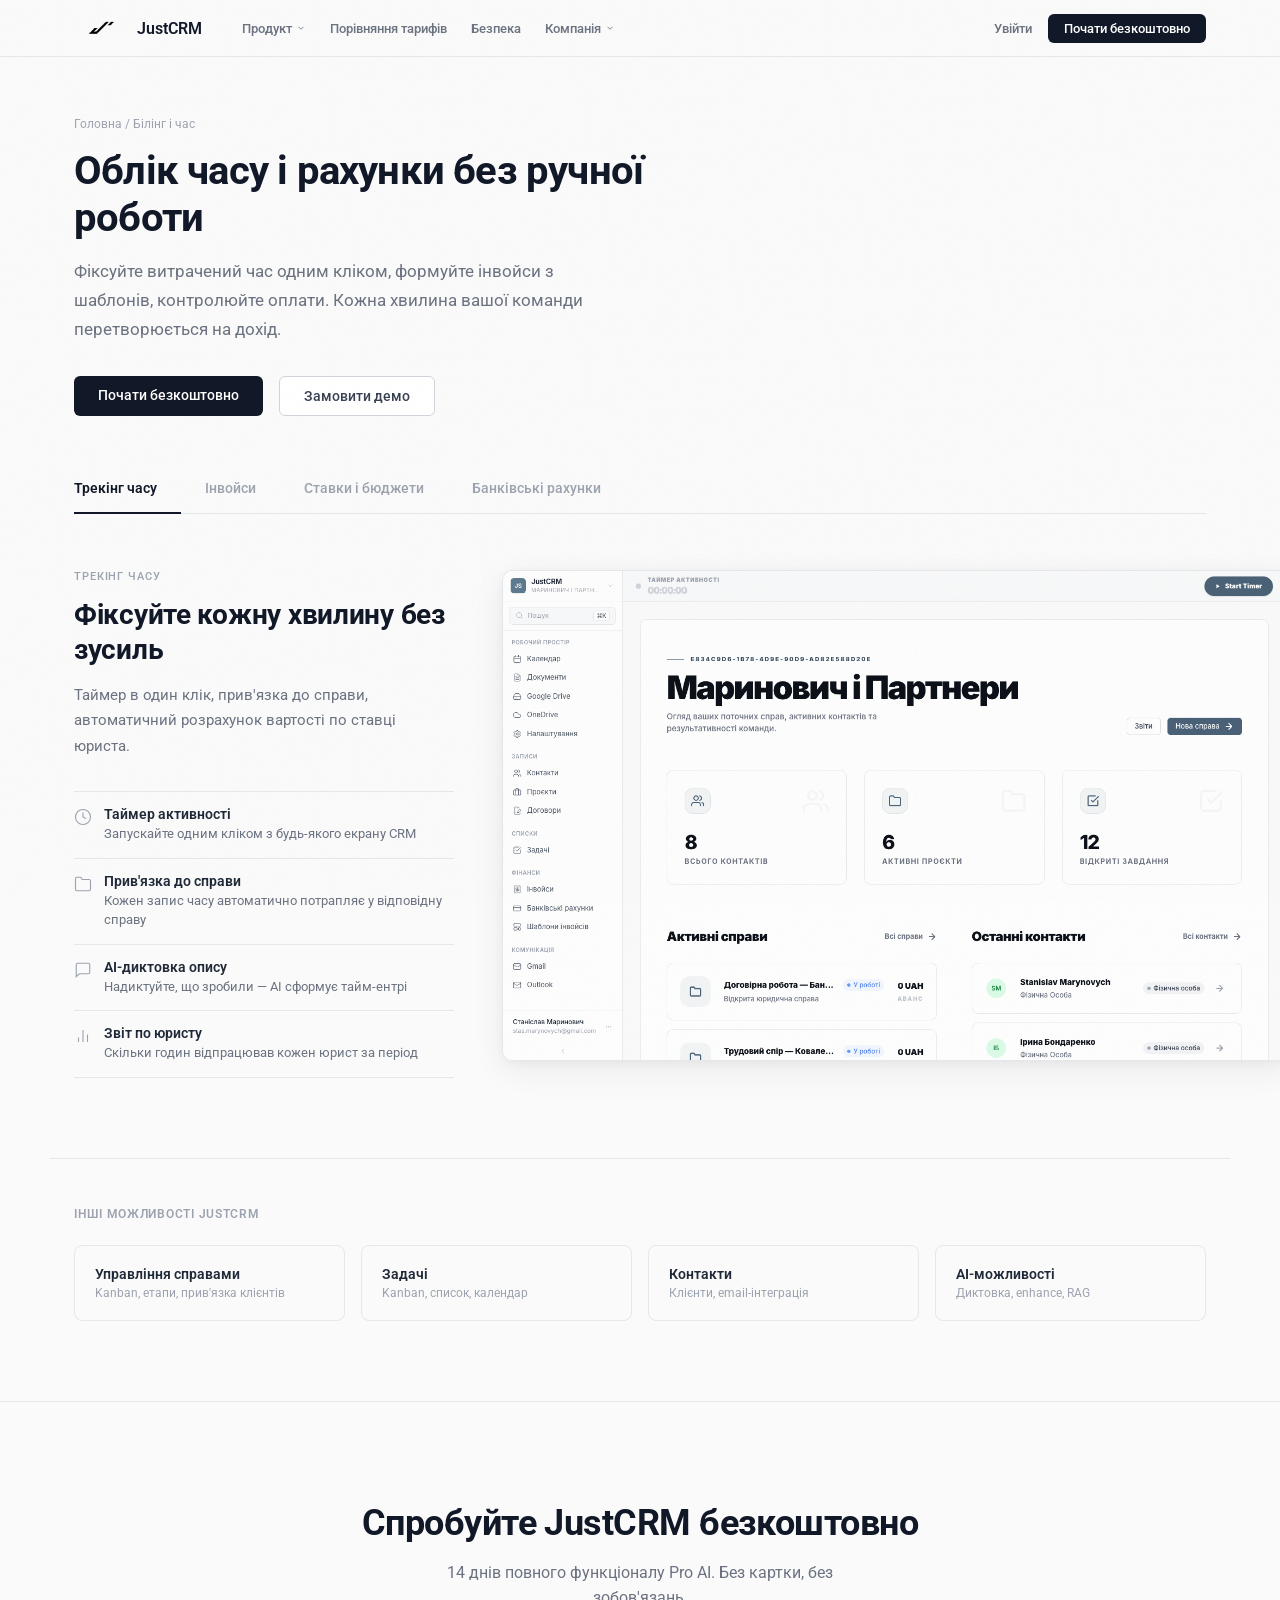
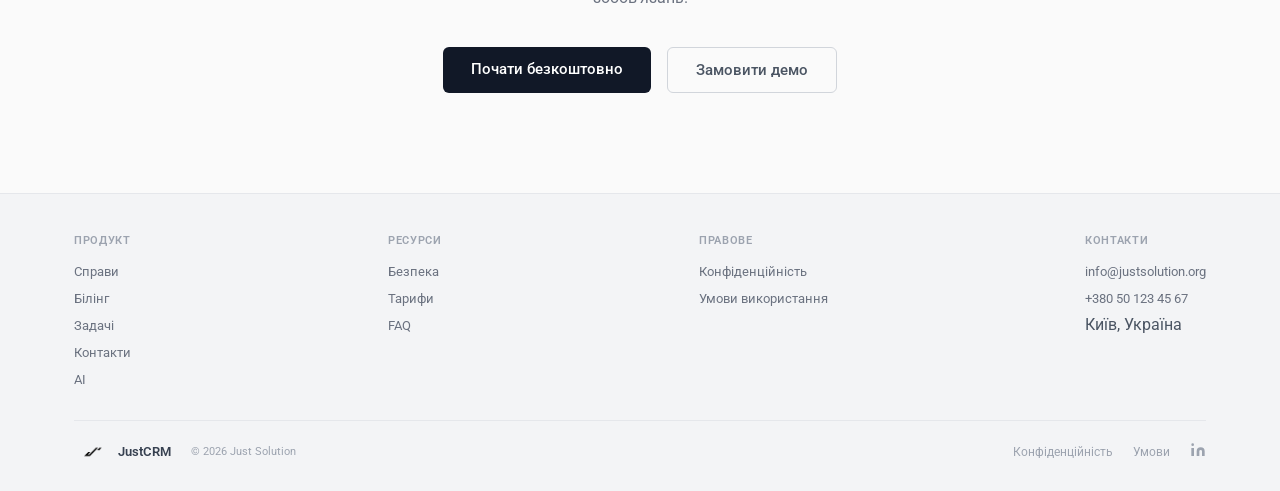
<file: billing.html>
<!DOCTYPE html>
<html lang="uk">
<head>
<meta charset="UTF-8">
<meta name="viewport" content="width=device-width, initial-scale=1.0">
<title>Білінг і час — JustCRM</title>
<link rel="icon" type="image/png" href="favicon.png">
<link rel="preconnect" href="https://fonts.googleapis.com">
<link rel="preconnect" href="https://fonts.gstatic.com" crossorigin>
<link href="https://fonts.googleapis.com/css2?family=Roboto:wght@400;500;700&display=swap" rel="stylesheet">
<style>
:root {
  --gray-100: #F3F4F6; --gray-200: #E5E7EB; --gray-300: #D1D5DB;
  --gray-400: #9CA3AF; --gray-500: #6B7280; --gray-600: #4B5563;
  --gray-700: #374151; --gray-800: #1F2937; --gray-900: #111827;
  --surface: #FAFAFA;
  --font: 'Roboto', system-ui, sans-serif;
  --ease: cubic-bezier(0.22, 1, 0.36, 1);
}
*, *::before, *::after { box-sizing: border-box; margin: 0; padding: 0; }
html { -webkit-font-smoothing: antialiased; }
body { font-family: var(--font); color: var(--gray-800); background: var(--surface); }

/* Header */
.header {
  position: sticky; top: 0; z-index: 100;
  background: var(--surface); border-bottom: 1px solid var(--gray-200);
}
.header__inner {
  max-width: 1180px; margin: 0 auto; padding: 0 24px;
  height: 56px; display: flex; align-items: center; justify-content: space-between;
}
.logo { display: flex; align-items: center; gap: 8px; text-decoration: none; }
.logo img { height: 32px; }
.logo span { font-size: 16px; font-weight: 600; color: var(--gray-900); }
.header__nav { display: flex; align-items: center; gap: 20px; }
.header__nav a {
  font-size: 13px; font-weight: 500; color: var(--gray-500); text-decoration: none;
}
.header__nav a:hover { color: var(--gray-800); }
.header__cta {
  font-size: 13px; font-weight: 500; color: #fff; background: var(--gray-900);
  padding: 7px 16px; border-radius: 6px; text-decoration: none;
}

/* Page hero */
.page-hero {
  max-width: 1180px; margin: 0 auto; padding: 60px 24px 0;
}
.page-hero__breadcrumb {
  font-size: 12px; color: var(--gray-400); margin-bottom: 16px;
}
.page-hero__breadcrumb a { color: var(--gray-400); text-decoration: none; }
.page-hero__breadcrumb a:hover { color: var(--gray-700); }
.page-hero__title {
  font-size: 40px; font-weight: 700; color: var(--gray-900);
  letter-spacing: -0.02em; margin-bottom: 16px; max-width: 600px;
}
.page-hero__desc {
  font-size: 17px; line-height: 1.7; color: var(--gray-500);
  max-width: 560px; margin-bottom: 32px;
}
.page-hero__actions { display: flex; gap: 16px; margin-bottom: 48px; }
.page-hero__btn {
  font-family: var(--font); font-size: 14px; font-weight: 500;
  padding: 11px 24px; border-radius: 6px; text-decoration: none; border: none; cursor: pointer;
}
.page-hero__btn--primary { background: var(--gray-900); color: #fff; }
.page-hero__btn--primary:hover { background: var(--gray-800); }
.page-hero__btn--secondary { background: #fff; color: var(--gray-700); border: 1px solid var(--gray-300); }

/* Tabs */
.tabs {
  max-width: 1180px; margin: 0 auto; padding: 0 24px;
  position: sticky; top: 56px; z-index: 50;
  background: var(--surface);
}
.tabs__bar {
  display: flex; gap: 0; border-bottom: 1px solid var(--gray-200);
}
.tabs__btn {
  font-family: var(--font); font-size: 14px; font-weight: 500;
  color: var(--gray-400); background: none; border: none;
  padding: 16px 24px; cursor: pointer; position: relative;
  border-bottom: 2px solid transparent; margin-bottom: -1px;
  transition: color 0.15s ease;
}
.tabs__btn:first-child { padding-left: 0; }
.tabs__btn:hover { color: var(--gray-600); }
.tabs__btn--active {
  color: var(--gray-900); font-weight: 600;
  border-bottom-color: var(--gray-900);
}

/* Tab content */
.tab-panel {
  max-width: 1180px; margin: 0 auto; padding: 56px 24px 80px;
  display: none;
}
.tab-panel--active { display: block; }

.tab-panel__layout {
  display: grid; grid-template-columns: 380px 1fr; gap: 48px; align-items: start;
}

.tab-panel__tag {
  font-size: 11px; font-weight: 500; letter-spacing: 0.08em;
  text-transform: uppercase; color: var(--gray-400); margin-bottom: 14px;
}
.tab-panel__title {
  font-size: 28px; font-weight: 700; color: var(--gray-900);
  letter-spacing: -0.01em; margin-bottom: 16px; line-height: 1.25;
}
.tab-panel__desc {
  font-size: 15px; line-height: 1.7; color: var(--gray-500); margin-bottom: 32px;
}
.tab-panel__points {
  list-style: none; display: flex; flex-direction: column;
  border-top: 1px solid var(--gray-200);
}
.tab-panel__point {
  padding: 14px 0; border-bottom: 1px solid var(--gray-200);
  display: flex; gap: 12px; align-items: flex-start;
}
.tab-panel__point-icon { flex-shrink: 0; width: 18px; height: 18px; margin-top: 2px; }
.tab-panel__point-icon svg { width: 18px; height: 18px; stroke: var(--gray-400); stroke-width: 1.5; fill: none; }
.tab-panel__point-title { font-size: 14px; font-weight: 600; color: var(--gray-800); margin-bottom: 2px; }
.tab-panel__point-desc { font-size: 13px; line-height: 1.5; color: var(--gray-500); }

.tab-panel__visual {
  margin-right: -80px;
}
.tab-panel__visual img {
  width: 100%; border: 1px solid var(--gray-200); border-radius: 10px 0 0 10px; border-right: none;
  box-shadow: 0 2px 8px rgba(0,0,0,0.04), 0 8px 32px rgba(0,0,0,0.07);
}

/* Other features nav */
.other-features {
  max-width: 1180px; margin: 0 auto; padding: 0 24px 80px;
  border-top: 1px solid var(--gray-200); padding-top: 48px;
}
.other-features__title {
  font-size: 12px; font-weight: 600; color: var(--gray-400);
  text-transform: uppercase; letter-spacing: 0.06em; margin-bottom: 24px;
}
.other-features__grid {
  display: flex; gap: 16px;
}
.other-features__link {
  flex: 1; padding: 20px; border: 1px solid var(--gray-200); border-radius: 8px;
  text-decoration: none; transition: border-color 0.15s ease, box-shadow 0.15s ease;
}
.other-features__link:hover {
  border-color: var(--gray-300); box-shadow: 0 2px 8px rgba(0,0,0,0.04);
}
.other-features__link-name { font-size: 14px; font-weight: 600; color: var(--gray-800); margin-bottom: 4px; }
.other-features__link-desc { font-size: 12px; color: var(--gray-400); }

@media (max-width: 900px) {
  .tab-panel__layout { grid-template-columns: 1fr; }
  .tab-panel__visual { margin-right: -24px; }
  .other-features__grid { flex-direction: column; }
  .page-hero__title { font-size: 30px; }
}
</style>
</head>
<body>

<link rel="stylesheet" href="shared.css">
<header class="header">
  <div class="header__inner">
    <a href="index.html" class="logo">
      <img class="logo__mark" src="assets/images/logo.png" alt="JustCRM">
      <span class="logo__name">JustCRM</span>
    </a>
    <nav class="nav">
      <div class="nav__item">
        Продукт
        <svg class="nav__chevron" viewBox="0 0 24 24"><polyline points="6 9 12 15 18 9"/></svg>
        <div class="nav__dropdown">
          <div class="nav__dropdown-section">
            <a href="billing.html">Управління справами</a>
            <a href="billing.html">Білінг і час</a>
            <a href="billing.html">Задачі</a>
            <a href="billing.html">Контакти</a>
            <a href="billing.html">AI-можливості</a>
          </div>
        </div>
      </div>
      <a href="compare.html" class="nav__link">Порівняння тарифів</a>
      <a href="index.html#security" class="nav__link">Безпека</a>
      <div class="nav__item">
        Компанія
        <svg class="nav__chevron" viewBox="0 0 24 24"><polyline points="6 9 12 15 18 9"/></svg>
        <div class="nav__dropdown">
          <div class="nav__dropdown-section">
            <a href="team.html">Команда</a>
            <a href="contacts.html">Контакти</a>
            <a href="blog.html">Блог</a>
          </div>
        </div>
      </div>
    </nav>
    <div class="header__right">
      <a href="#" class="header__login">Увійти</a>
      <a href="#" class="header__cta">Почати безкоштовно</a>
    </div>
  </div>
</header>

<div class="page-hero">
  <div class="page-hero__breadcrumb"><a href="index.html">Головна</a> / Білінг і час</div>
  <h1 class="page-hero__title">Облік часу і рахунки без ручної роботи</h1>
  <p class="page-hero__desc">Фіксуйте витрачений час одним кліком, формуйте інвойси з шаблонів, контролюйте оплати. Кожна хвилина вашої команди перетворюється на дохід.</p>
  <div class="page-hero__actions">
    <a href="#" class="page-hero__btn page-hero__btn--primary">Почати безкоштовно</a>
    <a href="#" class="page-hero__btn page-hero__btn--secondary">Замовити демо</a>
  </div>
</div>

<div class="tabs">
  <div class="tabs__bar">
    <button class="tabs__btn tabs__btn--active" data-tab="time">Трекінг часу</button>
    <button class="tabs__btn" data-tab="invoices">Інвойси</button>
    <button class="tabs__btn" data-tab="rates">Ставки і бюджети</button>
    <button class="tabs__btn" data-tab="accounts">Банківські рахунки</button>
  </div>
</div>

<!-- Tab 1: Трекінг часу -->
<div class="tab-panel tab-panel--active" id="tab-time">
  <div class="tab-panel__layout">
    <div>
      <div class="tab-panel__tag">Трекінг часу</div>
      <h2 class="tab-panel__title">Фіксуйте кожну хвилину без зусиль</h2>
      <p class="tab-panel__desc">Таймер в один клік, прив'язка до справи, автоматичний розрахунок вартості по ставці юриста.</p>
      <div class="tab-panel__points">
        <div class="tab-panel__point"><span class="tab-panel__point-icon"><svg viewBox="0 0 24 24"><circle cx="12" cy="12" r="10"/><polyline points="12 6 12 12 16 14"/></svg></span><div><div class="tab-panel__point-title">Таймер активності</div><div class="tab-panel__point-desc">Запускайте одним кліком з будь-якого екрану CRM</div></div></div>
        <div class="tab-panel__point"><span class="tab-panel__point-icon"><svg viewBox="0 0 24 24"><path d="M22 19a2 2 0 01-2 2H4a2 2 0 01-2-2V5a2 2 0 012-2h5l2 3h9a2 2 0 012 2z"/></svg></span><div><div class="tab-panel__point-title">Прив'язка до справи</div><div class="tab-panel__point-desc">Кожен запис часу автоматично потрапляє у відповідну справу</div></div></div>
        <div class="tab-panel__point"><span class="tab-panel__point-icon"><svg viewBox="0 0 24 24"><path d="M21 15a2 2 0 01-2 2H7l-4 4V5a2 2 0 012-2h14a2 2 0 012 2z"/></svg></span><div><div class="tab-panel__point-title">AI-диктовка опису</div><div class="tab-panel__point-desc">Надиктуйте, що зробили — AI сформує тайм-ентрі</div></div></div>
        <div class="tab-panel__point"><span class="tab-panel__point-icon"><svg viewBox="0 0 24 24"><line x1="18" y1="20" x2="18" y2="10"/><line x1="12" y1="20" x2="12" y2="4"/><line x1="6" y1="20" x2="6" y2="14"/></svg></span><div><div class="tab-panel__point-title">Звіт по юристу</div><div class="tab-panel__point-desc">Скільки годин відпрацював кожен юрист за період</div></div></div>
      </div>
    </div>
    <div class="tab-panel__visual">
      <img src="assets/images/hero-dashboard-2x.png" alt="Трекінг часу">
    </div>
  </div>
</div>

<!-- Tab 2: Інвойси -->
<div class="tab-panel" id="tab-invoices">
  <div class="tab-panel__layout">
    <div>
      <div class="tab-panel__tag">Інвойси</div>
      <h2 class="tab-panel__title">Від тайм-ентрі до рахунку за хвилину</h2>
      <p class="tab-panel__desc">Формуйте інвойси з шаблонів, додавайте кілька активностей, відстежуйте статус оплати.</p>
      <div class="tab-panel__points">
        <div class="tab-panel__point"><span class="tab-panel__point-icon"><svg viewBox="0 0 24 24"><path d="M14 2H6a2 2 0 00-2 2v16a2 2 0 002 2h12a2 2 0 002-2V8z"/><polyline points="14 2 14 8 20 8"/></svg></span><div><div class="tab-panel__point-title">Шаблони інвойсів</div><div class="tab-panel__point-desc">Налаштуйте шаблон з логотипом фірми і реквізитами</div></div></div>
        <div class="tab-panel__point"><span class="tab-panel__point-icon"><svg viewBox="0 0 24 24"><line x1="12" y1="1" x2="12" y2="23"/><path d="M17 5H9.5a3.5 3.5 0 000 7h5a3.5 3.5 0 010 7H6"/></svg></span><div><div class="tab-panel__point-title">Мультивалютність</div><div class="tab-panel__point-desc">UAH, EUR, USD — ціна у валюті клієнта</div></div></div>
        <div class="tab-panel__point"><span class="tab-panel__point-icon"><svg viewBox="0 0 24 24"><polyline points="9 11 12 14 22 4"/><path d="M21 12v7a2 2 0 01-2 2H5a2 2 0 01-2-2V5a2 2 0 012-2h11"/></svg></span><div><div class="tab-panel__point-title">Статуси оплати</div><div class="tab-panel__point-desc">Чернетка → Надіслано → Оплачено. Контроль прострочених</div></div></div>
        <div class="tab-panel__point"><span class="tab-panel__point-icon"><svg viewBox="0 0 24 24"><path d="M17 21v-2a4 4 0 00-4-4H5a4 4 0 00-4-4v2"/><circle cx="9" cy="7" r="4"/></svg></span><div><div class="tab-panel__point-title">Зміна платника</div><div class="tab-panel__point-desc">Переназначте рахунок іншому контакту</div></div></div>
      </div>
    </div>
    <div class="tab-panel__visual">
      <img src="assets/images/feature-invoices.png" alt="Інвойси">
    </div>
  </div>
</div>

<!-- Tab 3: Ставки і бюджети -->
<div class="tab-panel" id="tab-rates">
  <div class="tab-panel__layout">
    <div>
      <div class="tab-panel__tag">Ставки і бюджети</div>
      <h2 class="tab-panel__title">Контроль рентабельності кожної справи</h2>
      <p class="tab-panel__desc">Індивідуальні ставки для кожного юриста, бюджети справ з автоматичним відстеженням витрат.</p>
      <div class="tab-panel__points">
        <div class="tab-panel__point"><span class="tab-panel__point-icon"><svg viewBox="0 0 24 24"><line x1="12" y1="1" x2="12" y2="23"/><path d="M17 5H9.5a3.5 3.5 0 000 7h5a3.5 3.5 0 010 7H6"/></svg></span><div><div class="tab-panel__point-title">Ставки по юристах</div><div class="tab-panel__point-desc">Індивідуальна ставка для кожного члена команди</div></div></div>
        <div class="tab-panel__point"><span class="tab-panel__point-icon"><svg viewBox="0 0 24 24"><line x1="18" y1="20" x2="18" y2="10"/><line x1="12" y1="20" x2="12" y2="4"/><line x1="6" y1="20" x2="6" y2="14"/></svg></span><div><div class="tab-panel__point-title">Бюджет справи</div><div class="tab-panel__point-desc">Встановіть ліміт і бачте залишок у реальному часі</div></div></div>
        <div class="tab-panel__point"><span class="tab-panel__point-icon"><svg viewBox="0 0 24 24"><polyline points="22 12 18 12 15 21 9 3 6 12 2 12"/></svg></span><div><div class="tab-panel__point-title">Автооновлення бюджету</div><div class="tab-panel__point-desc">Бюджет перераховується автоматично при додаванні часу</div></div></div>
        <div class="tab-panel__point"><span class="tab-panel__point-icon"><svg viewBox="0 0 24 24"><rect x="3" y="3" width="7" height="7"/><rect x="14" y="3" width="7" height="7"/><rect x="3" y="14" width="7" height="7"/><rect x="14" y="14" width="7" height="7"/></svg></span><div><div class="tab-panel__point-title">Різні типи білінгу</div><div class="tab-panel__point-desc">Почасовий, фіксований, retainer — в одній справі</div></div></div>
      </div>
    </div>
    <div class="tab-panel__visual">
      <img src="assets/images/feature-projects.png" alt="Ставки і бюджети">
    </div>
  </div>
</div>

<!-- Tab 4: Банківські рахунки -->
<div class="tab-panel" id="tab-accounts">
  <div class="tab-panel__layout">
    <div>
      <div class="tab-panel__tag">Банківські рахунки</div>
      <h2 class="tab-panel__title">Контроль надходжень і залишків</h2>
      <p class="tab-panel__desc">Ведіть облік банківських рахунків фірми, відстежуйте надходження по інвойсах.</p>
      <div class="tab-panel__points">
        <div class="tab-panel__point"><span class="tab-panel__point-icon"><svg viewBox="0 0 24 24"><rect x="1" y="4" width="22" height="16" rx="2" ry="2"/><line x1="1" y1="10" x2="23" y2="10"/></svg></span><div><div class="tab-panel__point-title">Рахунки фірми</div><div class="tab-panel__point-desc">Додайте всі рахунки компанії в одне місце</div></div></div>
        <div class="tab-panel__point"><span class="tab-panel__point-icon"><svg viewBox="0 0 24 24"><polyline points="9 11 12 14 22 4"/><path d="M21 12v7a2 2 0 01-2 2H5a2 2 0 01-2-2V5a2 2 0 012-2h11"/></svg></span><div><div class="tab-panel__point-title">Прив'язка до інвойсів</div><div class="tab-panel__point-desc">Бачте, на який рахунок надійшла оплата</div></div></div>
        <div class="tab-panel__point"><span class="tab-panel__point-icon"><svg viewBox="0 0 24 24"><line x1="12" y1="1" x2="12" y2="23"/><path d="M17 5H9.5a3.5 3.5 0 000 7h5a3.5 3.5 0 010 7H6"/></svg></span><div><div class="tab-panel__point-title">Мультивалютність</div><div class="tab-panel__point-desc">UAH, EUR, USD рахунки в одному інтерфейсі</div></div></div>
      </div>
    </div>
    <div class="tab-panel__visual">
      <img src="assets/images/hero-dashboard-2x.png" alt="Банківські рахунки">
    </div>
  </div>
</div>

<!-- Other features -->
<div class="other-features">
  <div class="other-features__title">Інші можливості JustCRM</div>
  <div class="other-features__grid">
    <a href="#" class="other-features__link">
      <div class="other-features__link-name">Управління справами</div>
      <div class="other-features__link-desc">Kanban, етапи, прив'язка клієнтів</div>
    </a>
    <a href="#" class="other-features__link">
      <div class="other-features__link-name">Задачі</div>
      <div class="other-features__link-desc">Kanban, список, календар</div>
    </a>
    <a href="#" class="other-features__link">
      <div class="other-features__link-name">Контакти</div>
      <div class="other-features__link-desc">Клієнти, email-інтеграція</div>
    </a>
    <a href="#" class="other-features__link">
      <div class="other-features__link-name">AI-можливості</div>
      <div class="other-features__link-desc">Диктовка, enhance, RAG</div>
    </a>
  </div>
</div>

<!-- FINAL CTA -->
<section class="final-cta">
  <h2 class="final-cta__title">Спробуйте JustCRM безкоштовно</h2>
  <p class="final-cta__desc">14 днів повного функціоналу Pro AI. Без картки, без зобов'язань.</p>
  <div class="final-cta__actions">
    <a href="#" class="final-cta__btn-primary">Почати безкоштовно</a>
    <a href="#" class="final-cta__btn-secondary">Замовити демо</a>
  </div>
</section>
<footer class="footer">
  <div class="footer__inner">
    <div class="footer__grid">
      <div class="footer__col"><div class="footer__col-title">Продукт</div><ul class="footer__links"><li><a href="billing.html">Справи</a></li><li><a href="billing.html">Білінг</a></li><li><a href="billing.html">Задачі</a></li><li><a href="billing.html">Контакти</a></li><li><a href="billing.html">AI</a></li></ul></div>
      <div class="footer__col"><div class="footer__col-title">Ресурси</div><ul class="footer__links"><li><a href="index.html#security">Безпека</a></li><li><a href="index.html#pricing">Тарифи</a></li><li><a href="index.html#faq">FAQ</a></li></ul></div>
      <div class="footer__col"><div class="footer__col-title">Правове</div><ul class="footer__links"><li><a href="#">Конфіденційність</a></li><li><a href="#">Умови використання</a></li></ul></div>
      <div class="footer__col"><div class="footer__col-title">Контакти</div><ul class="footer__links"><li><a href="mailto:info@justsolution.org">info@justsolution.org</a></li><li><a href="tel:+380501234567">+380 50 123 45 67</a></li><li>Київ, Україна</li></ul></div>
    </div>
    <div class="footer__bottom">
      <div class="footer__left"><div class="footer__logo"><img class="footer__logo-mark" src="assets/images/logo.png" alt=""> JustCRM</div><span class="footer__copy">© 2026 Just Solution</span></div>
      <div class="footer__right"><a href="#" class="footer__contact-link">Конфіденційність</a><a href="#" class="footer__contact-link">Умови</a><div class="footer__social"><a href="https://www.linkedin.com/company/just-solution-ua/" target="_blank" rel="noopener"><svg viewBox="0 0 24 24"><path d="M16 8a6 6 0 016 6v7h-4v-7a2 2 0 00-2-2 2 2 0 00-2 2v7h-4v-7a6 6 0 016-6zM2 9h4v12H2zM4 6a2 2 0 100-4 2 2 0 000 4z"/></svg></a></div></div>
    </div>
  </div>
</footer>

<script>
document.querySelectorAll('.tabs__btn').forEach(btn => {
  btn.addEventListener('click', () => {
    document.querySelectorAll('.tabs__btn').forEach(b => b.classList.remove('tabs__btn--active'));
    document.querySelectorAll('.tab-panel').forEach(p => p.classList.remove('tab-panel--active'));
    btn.classList.add('tabs__btn--active');
    document.getElementById('tab-' + btn.dataset.tab).classList.add('tab-panel--active');
  });
});
</script>
</body>
</html>
</file>
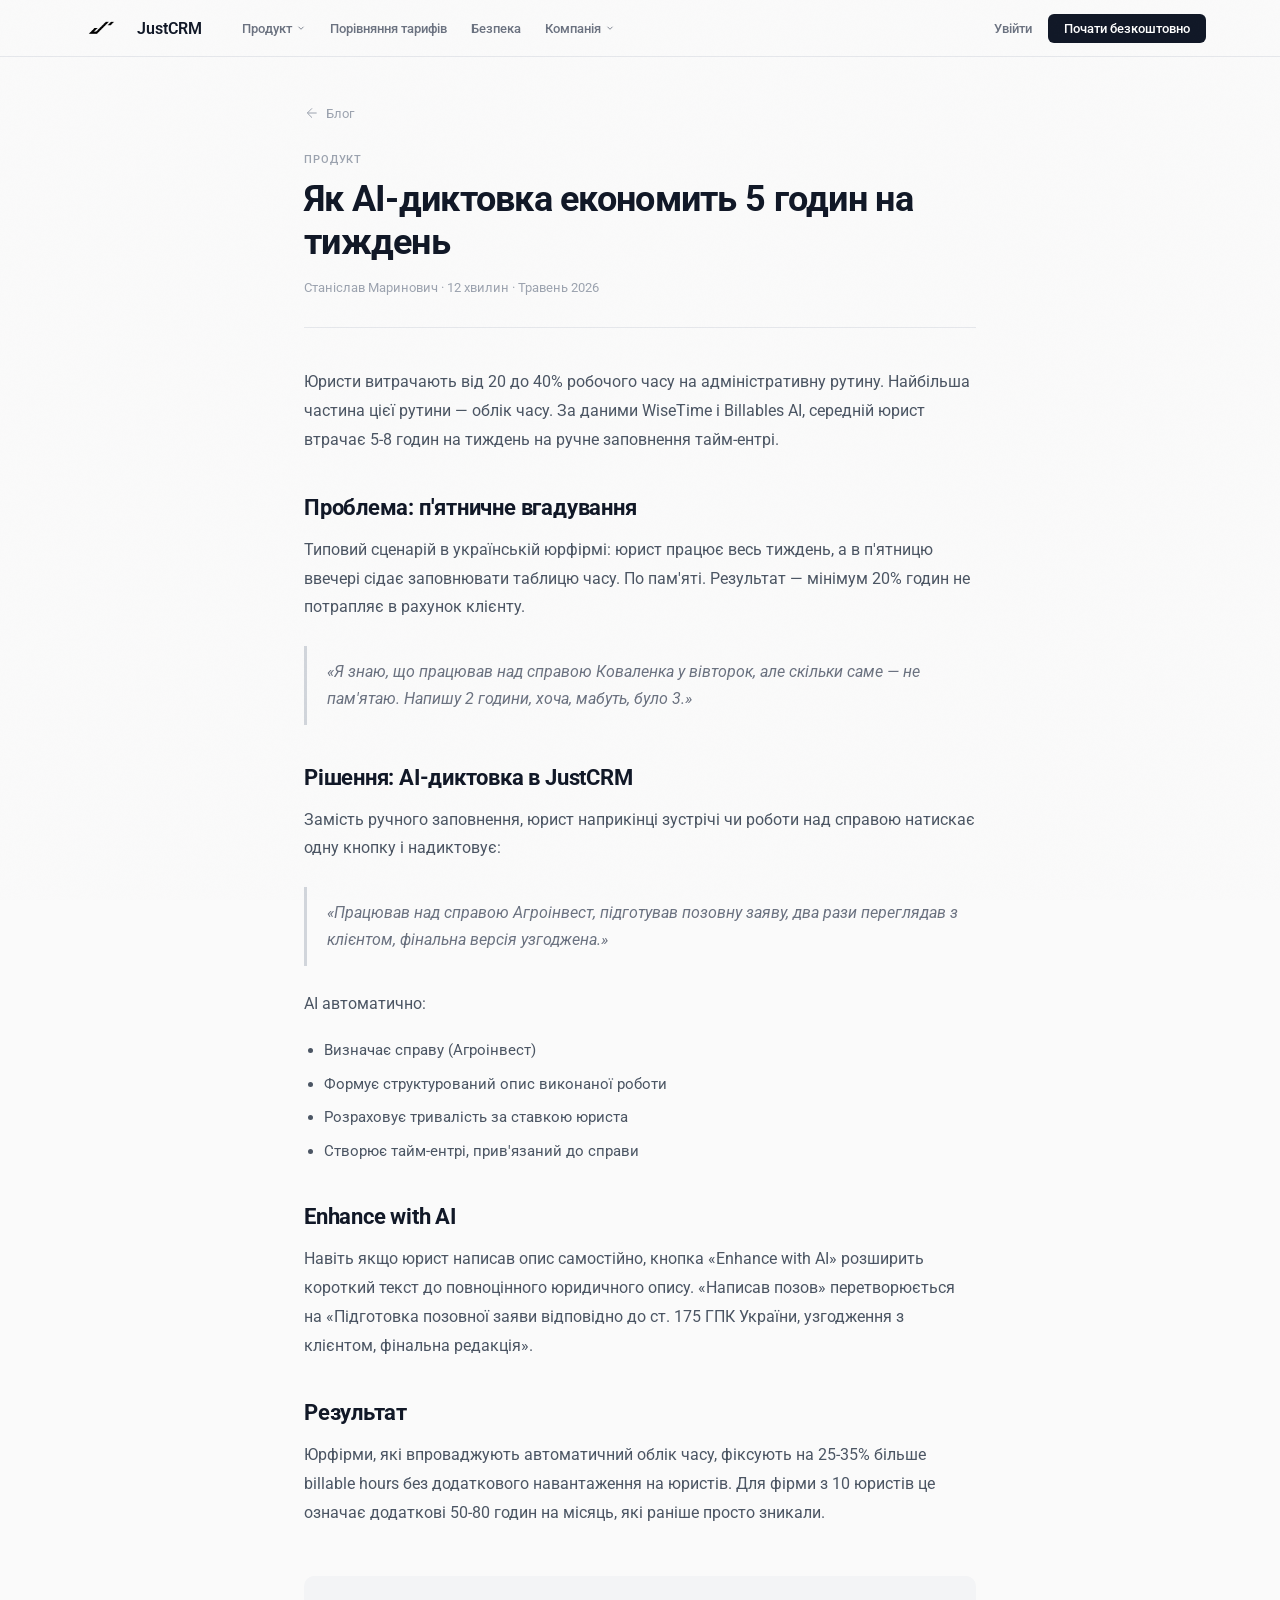
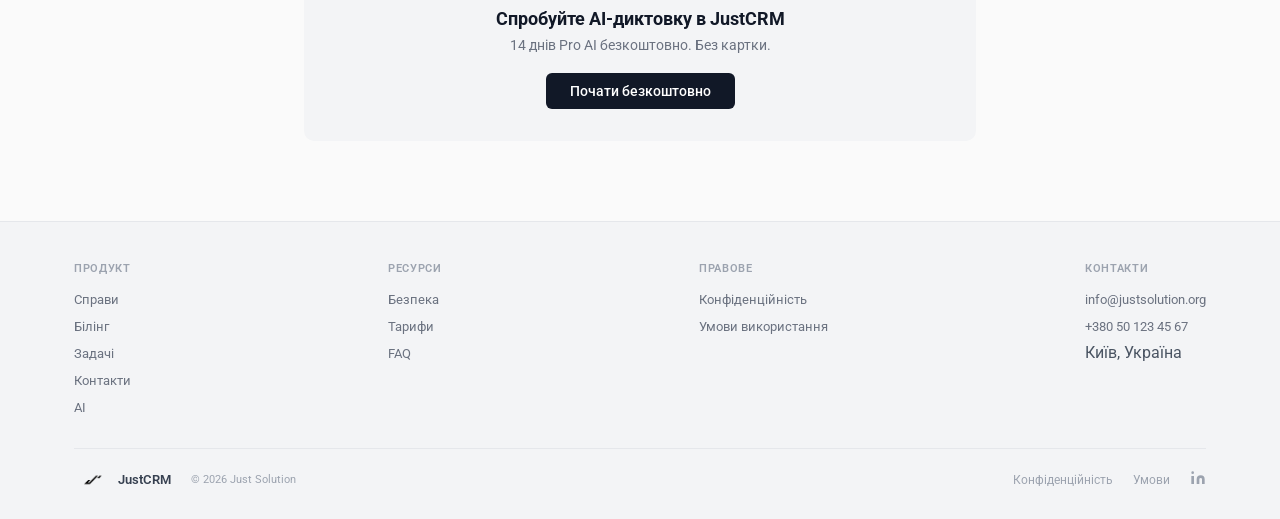
<file: blog-post.html>
<!DOCTYPE html>
<html lang="uk">
<head>
<meta charset="UTF-8">
<meta name="viewport" content="width=device-width, initial-scale=1.0">
<title>Як AI-диктовка економить 5 годин на тиждень — JustCRM</title>
<link rel="icon" type="image/png" href="favicon.png">
<link rel="preconnect" href="https://fonts.googleapis.com">
<link rel="preconnect" href="https://fonts.gstatic.com" crossorigin>
<link href="https://fonts.googleapis.com/css2?family=Roboto:wght@400;500;700&display=swap" rel="stylesheet">
<link rel="stylesheet" href="shared.css">
<style>
.article {
  max-width: 720px; margin: 0 auto; padding: 48px 24px 80px;
}
.article__back {
  font-size: 13px; color: var(--gray-400); text-decoration: none;
  display: inline-flex; align-items: center; gap: 6px; margin-bottom: 32px;
}
.article__back:hover { color: var(--gray-700); }
.article__back svg { width: 16px; height: 16px; stroke: currentColor; stroke-width: 1.5; fill: none; }
.article__tag {
  font-size: 11px; font-weight: 500; letter-spacing: 0.08em;
  text-transform: uppercase; color: var(--gray-400); margin-bottom: 12px;
}
.article__title {
  font-size: 36px; font-weight: 700; color: var(--gray-900);
  letter-spacing: -0.02em; line-height: 1.2; margin-bottom: 16px;
}
.article__meta {
  font-size: 13px; color: var(--gray-400); margin-bottom: 40px;
  padding-bottom: 32px; border-bottom: 1px solid var(--gray-200);
}
.article__body { }
.article__body h2 {
  font-size: 22px; font-weight: 700; color: var(--gray-900);
  margin: 40px 0 16px; letter-spacing: -0.01em;
}
.article__body p {
  font-size: 16px; line-height: 1.8; color: var(--gray-600); margin-bottom: 20px;
}
.article__body ul {
  margin: 0 0 20px 20px; display: flex; flex-direction: column; gap: 8px;
}
.article__body li {
  font-size: 15px; line-height: 1.7; color: var(--gray-600);
}
.article__body blockquote {
  border-left: 3px solid var(--gray-300); padding: 12px 0 12px 20px;
  margin: 24px 0; font-size: 16px; line-height: 1.7; color: var(--gray-500);
  font-style: italic;
}
.article__cta {
  margin-top: 48px; padding: 32px; background: var(--gray-100);
  border-radius: 10px; text-align: center;
}
.article__cta-title {
  font-size: 18px; font-weight: 700; color: var(--gray-900); margin-bottom: 8px;
}
.article__cta-desc {
  font-size: 14px; color: var(--gray-500); margin-bottom: 20px;
}
.article__cta-btn {
  display: inline-block; font-size: 14px; font-weight: 500;
  color: #fff; background: var(--gray-900); padding: 10px 24px;
  border-radius: 6px; text-decoration: none;
}
.article__cta-btn:hover { background: var(--gray-800); }

@media (max-width: 520px) {
  .article__title { font-size: 28px; }
}
</style>
</head>
<body>

<header class="header">
  <div class="header__inner">
    <a href="index.html" class="logo">
      <img class="logo__mark" src="assets/images/logo.png" alt="JustCRM">
      <span class="logo__name">JustCRM</span>
    </a>
    <nav class="nav">
      <div class="nav__item">
        Продукт
        <svg class="nav__chevron" viewBox="0 0 24 24"><polyline points="6 9 12 15 18 9"/></svg>
        <div class="nav__dropdown">
          <div class="nav__dropdown-section">
            <a href="billing.html">Управління справами</a>
            <a href="billing.html">Білінг і час</a>
            <a href="billing.html">Задачі</a>
            <a href="billing.html">Контакти</a>
            <a href="billing.html">AI-можливості</a>
          </div>
        </div>
      </div>
      <a href="compare.html" class="nav__link">Порівняння тарифів</a>
      <a href="index.html#security" class="nav__link">Безпека</a>
      <div class="nav__item">
        Компанія
        <svg class="nav__chevron" viewBox="0 0 24 24"><polyline points="6 9 12 15 18 9"/></svg>
        <div class="nav__dropdown">
          <div class="nav__dropdown-section">
            <a href="team.html">Команда</a>
            <a href="contacts.html">Контакти</a>
            <a href="blog.html">Блог</a>
          </div>
        </div>
      </div>
    </nav>
    <div class="header__right">
      <a href="#" class="header__login">Увійти</a>
      <a href="#" class="header__cta">Почати безкоштовно</a>
    </div>
  </div>
</header>

<article class="article">
  <a href="blog.html" class="article__back">
    <svg viewBox="0 0 24 24"><path d="M19 12H5M12 19l-7-7 7-7"/></svg>
    Блог
  </a>

  <div class="article__tag">Продукт</div>
  <h1 class="article__title">Як AI-диктовка економить 5 годин на тиждень</h1>
  <div class="article__meta">Станіслав Маринович · 12 хвилин · Травень 2026</div>

  <div class="article__body">
    <p>Юристи витрачають від 20 до 40% робочого часу на адміністративну рутину. Найбільша частина цієї рутини — облік часу. За даними WiseTime і Billables AI, середній юрист втрачає 5-8 годин на тиждень на ручне заповнення тайм-ентрі.</p>

    <h2>Проблема: п'ятничне вгадування</h2>
    <p>Типовий сценарій в українській юрфірмі: юрист працює весь тиждень, а в п'ятницю ввечері сідає заповнювати таблицю часу. По пам'яті. Результат — мінімум 20% годин не потрапляє в рахунок клієнту.</p>

    <blockquote>«Я знаю, що працював над справою Коваленка у вівторок, але скільки саме — не пам'ятаю. Напишу 2 години, хоча, мабуть, було 3.»</blockquote>

    <h2>Рішення: AI-диктовка в JustCRM</h2>
    <p>Замість ручного заповнення, юрист наприкінці зустрічі чи роботи над справою натискає одну кнопку і надиктовує:</p>

    <blockquote>«Працював над справою Агроінвест, підготував позовну заяву, два рази переглядав з клієнтом, фінальна версія узгоджена.»</blockquote>

    <p>AI автоматично:</p>
    <ul>
      <li>Визначає справу (Агроінвест)</li>
      <li>Формує структурований опис виконаної роботи</li>
      <li>Розраховує тривалість за ставкою юриста</li>
      <li>Створює тайм-ентрі, прив'язаний до справи</li>
    </ul>

    <h2>Enhance with AI</h2>
    <p>Навіть якщо юрист написав опис самостійно, кнопка «Enhance with AI» розширить короткий текст до повноцінного юридичного опису. «Написав позов» перетворюється на «Підготовка позовної заяви відповідно до ст. 175 ГПК України, узгодження з клієнтом, фінальна редакція».</p>

    <h2>Результат</h2>
    <p>Юрфірми, які впроваджують автоматичний облік часу, фіксують на 25-35% більше billable hours без додаткового навантаження на юристів. Для фірми з 10 юристів це означає додаткові 50-80 годин на місяць, які раніше просто зникали.</p>
  </div>

  <div class="article__cta">
    <div class="article__cta-title">Спробуйте AI-диктовку в JustCRM</div>
    <div class="article__cta-desc">14 днів Pro AI безкоштовно. Без картки.</div>
    <a href="#" class="article__cta-btn">Почати безкоштовно</a>
  </div>
</article>

<footer class="footer">
  <div class="footer__inner">
    <div class="footer__grid">
      <div class="footer__col"><div class="footer__col-title">Продукт</div><ul class="footer__links"><li><a href="billing.html">Справи</a></li><li><a href="billing.html">Білінг</a></li><li><a href="billing.html">Задачі</a></li><li><a href="billing.html">Контакти</a></li><li><a href="billing.html">AI</a></li></ul></div>
      <div class="footer__col"><div class="footer__col-title">Ресурси</div><ul class="footer__links"><li><a href="index.html#security">Безпека</a></li><li><a href="index.html#pricing">Тарифи</a></li><li><a href="index.html#faq">FAQ</a></li></ul></div>
      <div class="footer__col"><div class="footer__col-title">Правове</div><ul class="footer__links"><li><a href="#">Конфіденційність</a></li><li><a href="#">Умови використання</a></li></ul></div>
      <div class="footer__col"><div class="footer__col-title">Контакти</div><ul class="footer__links"><li><a href="mailto:info@justsolution.org">info@justsolution.org</a></li><li><a href="tel:+380501234567">+380 50 123 45 67</a></li><li>Київ, Україна</li></ul></div>
    </div>
    <div class="footer__bottom">
      <div class="footer__left"><div class="footer__logo"><img class="footer__logo-mark" src="assets/images/logo.png" alt=""> JustCRM</div><span class="footer__copy">© 2026 Just Solution</span></div>
      <div class="footer__right"><a href="#" class="footer__contact-link">Конфіденційність</a><a href="#" class="footer__contact-link">Умови</a><div class="footer__social"><a href="https://www.linkedin.com/company/just-solution-ua/" target="_blank" rel="noopener"><svg viewBox="0 0 24 24"><path d="M16 8a6 6 0 016 6v7h-4v-7a2 2 0 00-2-2 2 2 0 00-2 2v7h-4v-7a6 6 0 016-6zM2 9h4v12H2zM4 6a2 2 0 100-4 2 2 0 000 4z"/></svg></a></div></div>
    </div>
  </div>
</footer>

</body>
</html>
</file>
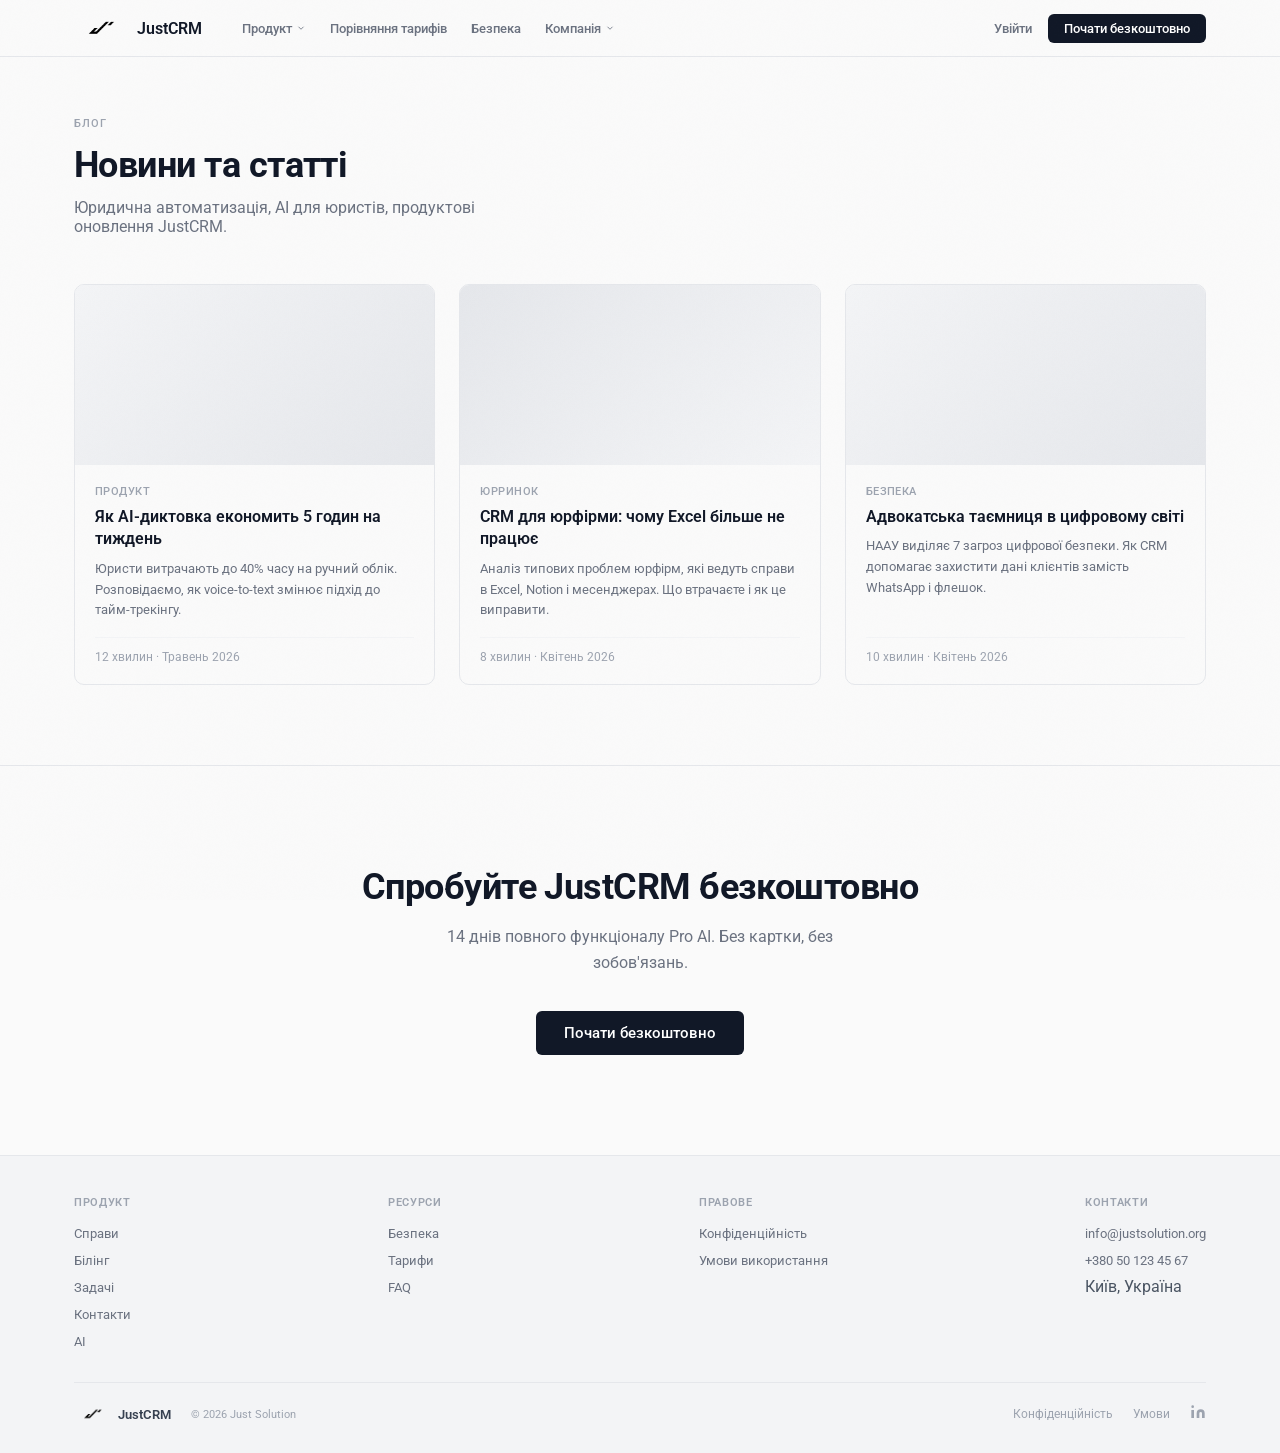
<file: blog.html>
<!DOCTYPE html>
<html lang="uk">
<head>
<meta charset="UTF-8">
<meta name="viewport" content="width=device-width, initial-scale=1.0">
<title>Блог — JustCRM</title>
<link rel="icon" type="image/png" href="favicon.png">
<link rel="preconnect" href="https://fonts.googleapis.com">
<link rel="preconnect" href="https://fonts.gstatic.com" crossorigin>
<link href="https://fonts.googleapis.com/css2?family=Roboto:wght@400;500;700&display=swap" rel="stylesheet">
<link rel="stylesheet" href="shared.css">
<style>
.page {
  max-width: 1180px; margin: 0 auto; padding: 60px 24px 80px;
}
.page__header { margin-bottom: 48px; }
.page__tag {
  font-size: 11px; font-weight: 500; letter-spacing: 0.08em;
  text-transform: uppercase; color: var(--gray-400); margin-bottom: 14px;
}
.page__title {
  font-size: 36px; font-weight: 700; color: var(--gray-900);
  letter-spacing: -0.015em; margin-bottom: 12px;
}
.page__subtitle {
  font-size: 16px; color: var(--gray-500); max-width: 480px;
}

.posts {
  display: grid; grid-template-columns: 1fr 1fr 1fr; gap: 24px;
}
.post-card {
  border: 1px solid var(--gray-200); border-radius: 10px; overflow: hidden;
  text-decoration: none; transition: box-shadow 0.2s ease, transform 0.2s ease;
  display: flex; flex-direction: column;
}
.post-card:hover {
  box-shadow: 0 2px 8px rgba(0,0,0,0.04), 0 8px 24px rgba(0,0,0,0.06);
  transform: translateY(-2px);
}
.post-card__img {
  width: 100%; height: 180px; object-fit: cover; background: var(--gray-100);
}
.post-card__body { padding: 20px; flex: 1; display: flex; flex-direction: column; }
.post-card__tag {
  font-size: 11px; font-weight: 500; color: var(--gray-400);
  text-transform: uppercase; letter-spacing: 0.04em; margin-bottom: 8px;
}
.post-card__title {
  font-size: 16px; font-weight: 600; color: var(--gray-900);
  line-height: 1.4; margin-bottom: 8px;
}
.post-card__excerpt {
  font-size: 13px; line-height: 1.6; color: var(--gray-500);
  flex: 1;
}
.post-card__meta {
  font-size: 12px; color: var(--gray-400); margin-top: 16px;
  padding-top: 12px; border-top: 1px solid var(--gray-100);
}

.posts__empty {
  grid-column: 1 / -1; text-align: center; padding: 60px 0;
}
.posts__empty-title {
  font-size: 18px; font-weight: 600; color: var(--gray-700); margin-bottom: 8px;
}
.posts__empty-desc { font-size: 14px; color: var(--gray-400); }

@media (max-width: 900px) {
  .posts { grid-template-columns: 1fr 1fr; }
}
@media (max-width: 520px) {
  .posts { grid-template-columns: 1fr; }
  .page__title { font-size: 28px; }
}
</style>
</head>
<body>

<header class="header">
  <div class="header__inner">
    <a href="index.html" class="logo">
      <img class="logo__mark" src="assets/images/logo.png" alt="JustCRM">
      <span class="logo__name">JustCRM</span>
    </a>
    <nav class="nav">
      <div class="nav__item">
        Продукт
        <svg class="nav__chevron" viewBox="0 0 24 24"><polyline points="6 9 12 15 18 9"/></svg>
        <div class="nav__dropdown">
          <div class="nav__dropdown-section">
            <a href="billing.html">Управління справами</a>
            <a href="billing.html">Білінг і час</a>
            <a href="billing.html">Задачі</a>
            <a href="billing.html">Контакти</a>
            <a href="billing.html">AI-можливості</a>
          </div>
        </div>
      </div>
      <a href="compare.html" class="nav__link">Порівняння тарифів</a>
      <a href="index.html#security" class="nav__link">Безпека</a>
      <div class="nav__item">
        Компанія
        <svg class="nav__chevron" viewBox="0 0 24 24"><polyline points="6 9 12 15 18 9"/></svg>
        <div class="nav__dropdown">
          <div class="nav__dropdown-section">
            <a href="team.html">Команда</a>
            <a href="contacts.html">Контакти</a>
            <a href="blog.html">Блог</a>
          </div>
        </div>
      </div>
    </nav>
    <div class="header__right">
      <a href="#" class="header__login">Увійти</a>
      <a href="#" class="header__cta">Почати безкоштовно</a>
    </div>
  </div>
</header>

<div class="page">
  <div class="page__header">
    <div class="page__tag">Блог</div>
    <h1 class="page__title">Новини та статті</h1>
    <p class="page__subtitle">Юридична автоматизація, AI для юристів, продуктові оновлення JustCRM.</p>
  </div>

  <div class="posts">
    <a href="blog-post.html" class="post-card">
      <div class="post-card__img" style="background:linear-gradient(135deg,var(--gray-100),var(--gray-200));"></div>
      <div class="post-card__body">
        <div class="post-card__tag">Продукт</div>
        <div class="post-card__title">Як AI-диктовка економить 5 годин на тиждень</div>
        <div class="post-card__excerpt">Юристи витрачають до 40% часу на ручний облік. Розповідаємо, як voice-to-text змінює підхід до тайм-трекінгу.</div>
        <div class="post-card__meta">12 хвилин · Травень 2026</div>
      </div>
    </a>
    <a href="#" class="post-card">
      <div class="post-card__img" style="background:linear-gradient(135deg,var(--gray-200),var(--gray-100));"></div>
      <div class="post-card__body">
        <div class="post-card__tag">Юрринок</div>
        <div class="post-card__title">CRM для юрфірми: чому Excel більше не працює</div>
        <div class="post-card__excerpt">Аналіз типових проблем юрфірм, які ведуть справи в Excel, Notion і месенджерах. Що втрачаєте і як це виправити.</div>
        <div class="post-card__meta">8 хвилин · Квітень 2026</div>
      </div>
    </a>
    <a href="#" class="post-card">
      <div class="post-card__img" style="background:linear-gradient(135deg,var(--gray-100),var(--gray-200));"></div>
      <div class="post-card__body">
        <div class="post-card__tag">Безпека</div>
        <div class="post-card__title">Адвокатська таємниця в цифровому світі</div>
        <div class="post-card__excerpt">НААУ виділяє 7 загроз цифрової безпеки. Як CRM допомагає захистити дані клієнтів замість WhatsApp і флешок.</div>
        <div class="post-card__meta">10 хвилин · Квітень 2026</div>
      </div>
    </a>
  </div>
</div>

<section class="final-cta">
  <h2 class="final-cta__title">Спробуйте JustCRM безкоштовно</h2>
  <p class="final-cta__desc">14 днів повного функціоналу Pro AI. Без картки, без зобов'язань.</p>
  <div class="final-cta__actions">
    <a href="#" class="final-cta__btn-primary">Почати безкоштовно</a>
  </div>
</section>

<footer class="footer">
  <div class="footer__inner">
    <div class="footer__grid">
      <div class="footer__col"><div class="footer__col-title">Продукт</div><ul class="footer__links"><li><a href="billing.html">Справи</a></li><li><a href="billing.html">Білінг</a></li><li><a href="billing.html">Задачі</a></li><li><a href="billing.html">Контакти</a></li><li><a href="billing.html">AI</a></li></ul></div>
      <div class="footer__col"><div class="footer__col-title">Ресурси</div><ul class="footer__links"><li><a href="index.html#security">Безпека</a></li><li><a href="index.html#pricing">Тарифи</a></li><li><a href="index.html#faq">FAQ</a></li></ul></div>
      <div class="footer__col"><div class="footer__col-title">Правове</div><ul class="footer__links"><li><a href="#">Конфіденційність</a></li><li><a href="#">Умови використання</a></li></ul></div>
      <div class="footer__col"><div class="footer__col-title">Контакти</div><ul class="footer__links"><li><a href="mailto:info@justsolution.org">info@justsolution.org</a></li><li><a href="tel:+380501234567">+380 50 123 45 67</a></li><li>Київ, Україна</li></ul></div>
    </div>
    <div class="footer__bottom">
      <div class="footer__left"><div class="footer__logo"><img class="footer__logo-mark" src="assets/images/logo.png" alt=""> JustCRM</div><span class="footer__copy">© 2026 Just Solution</span></div>
      <div class="footer__right"><a href="#" class="footer__contact-link">Конфіденційність</a><a href="#" class="footer__contact-link">Умови</a><div class="footer__social"><a href="https://www.linkedin.com/company/just-solution-ua/" target="_blank" rel="noopener"><svg viewBox="0 0 24 24"><path d="M16 8a6 6 0 016 6v7h-4v-7a2 2 0 00-2-2 2 2 0 00-2 2v7h-4v-7a6 6 0 016-6zM2 9h4v12H2zM4 6a2 2 0 100-4 2 2 0 000 4z"/></svg></a></div></div>
    </div>
  </div>
</footer>

</body>
</html>
</file>
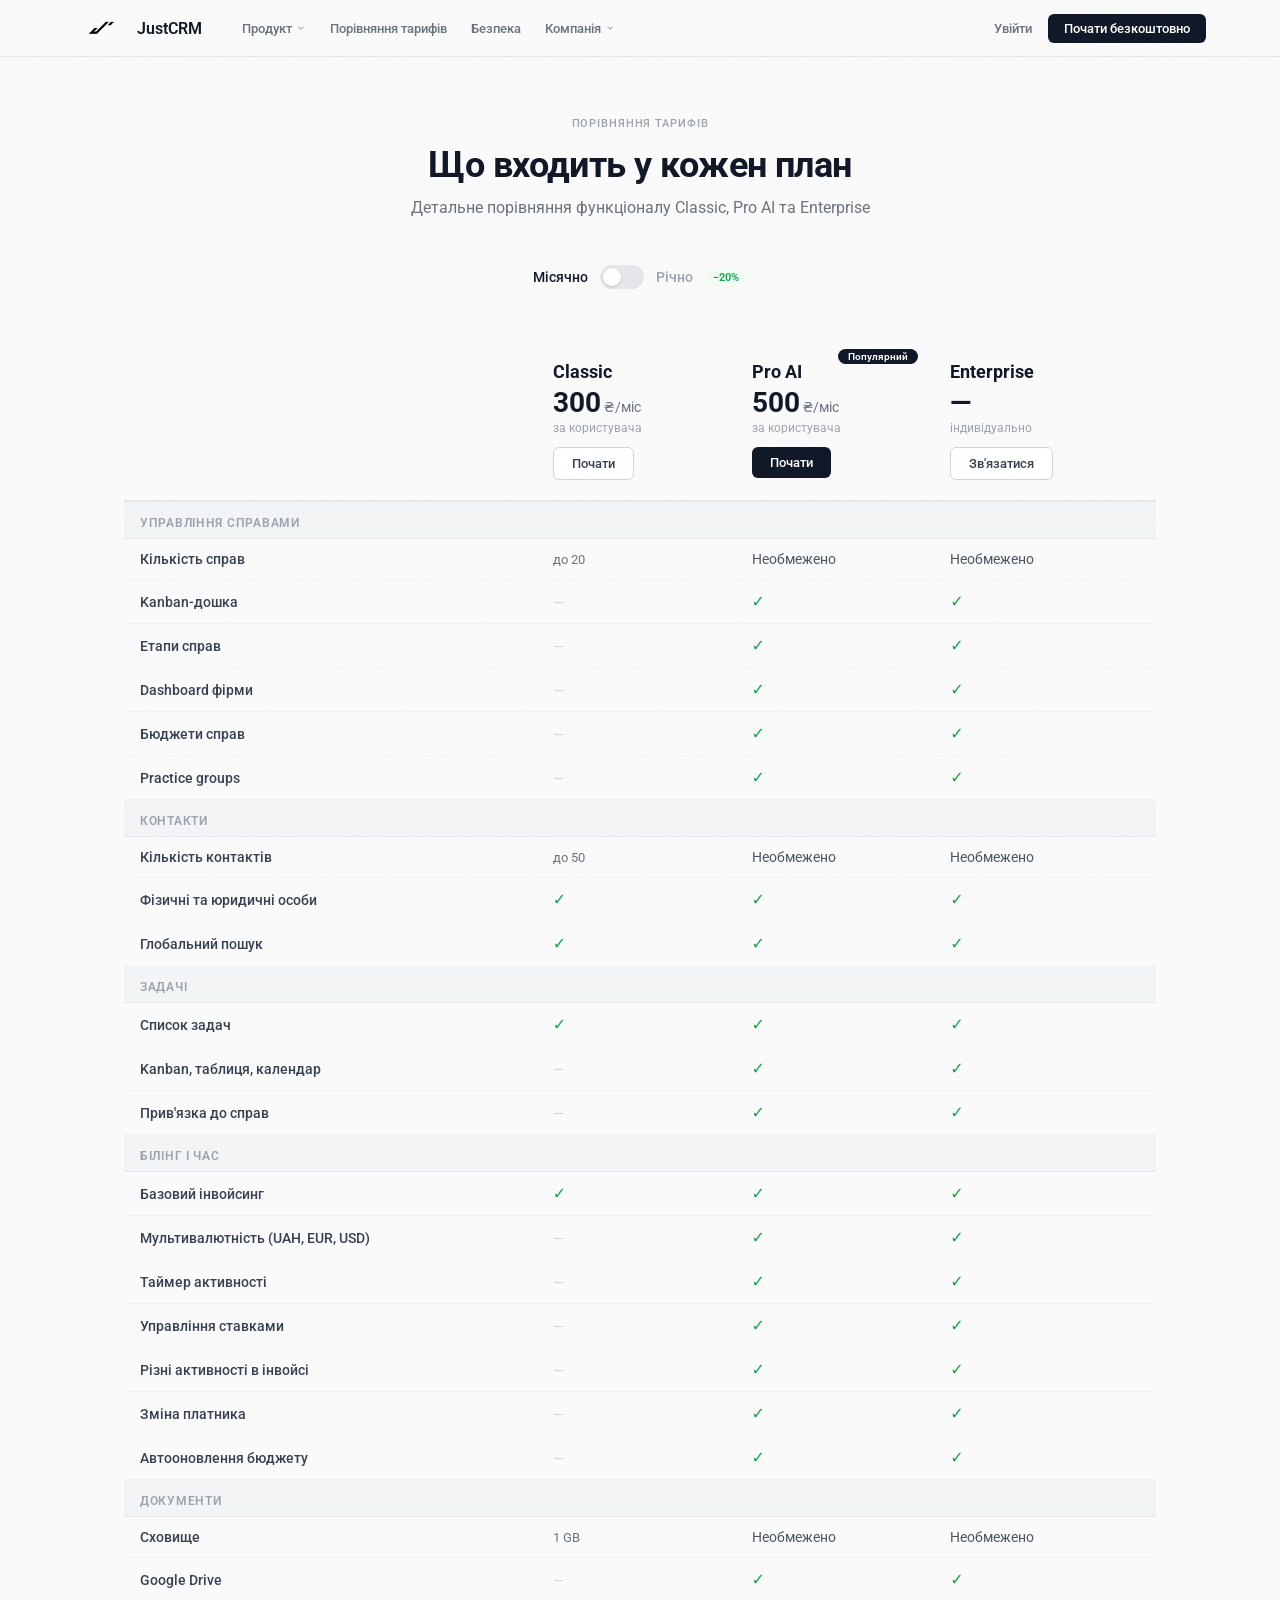
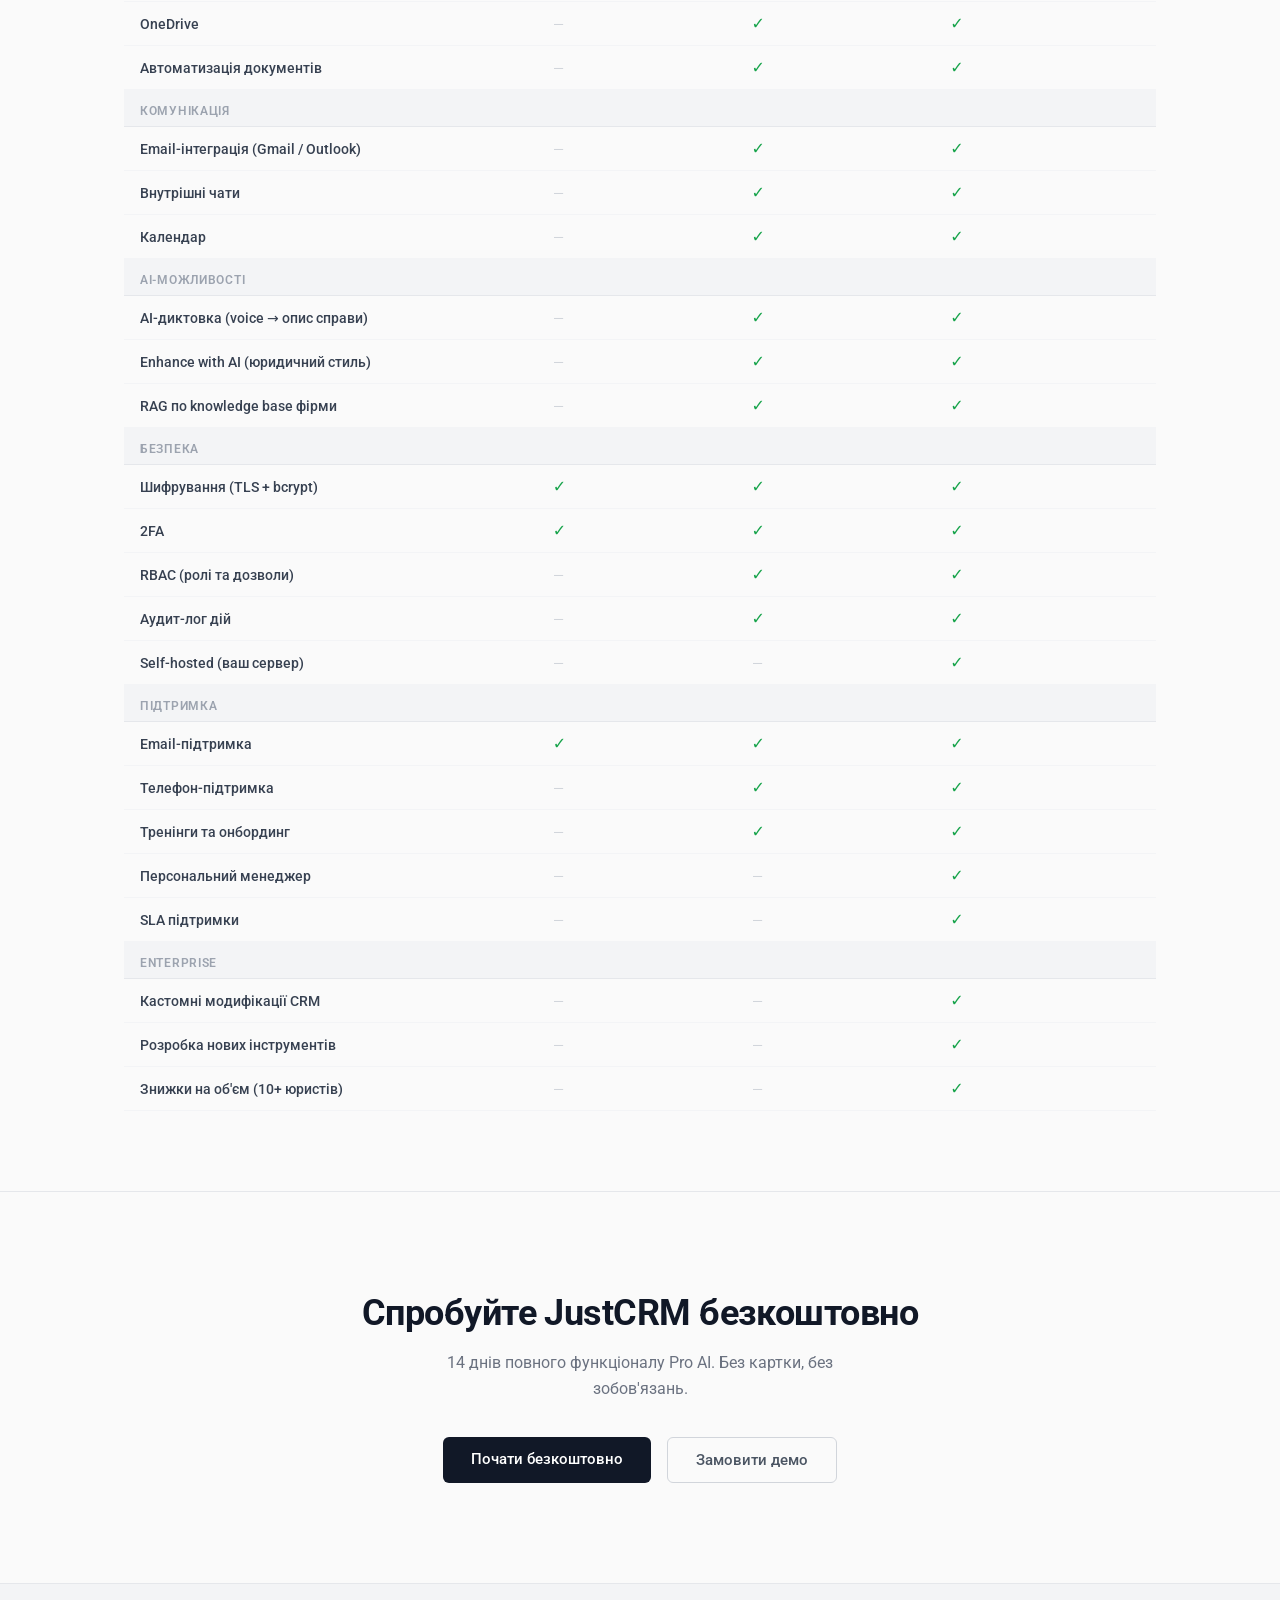
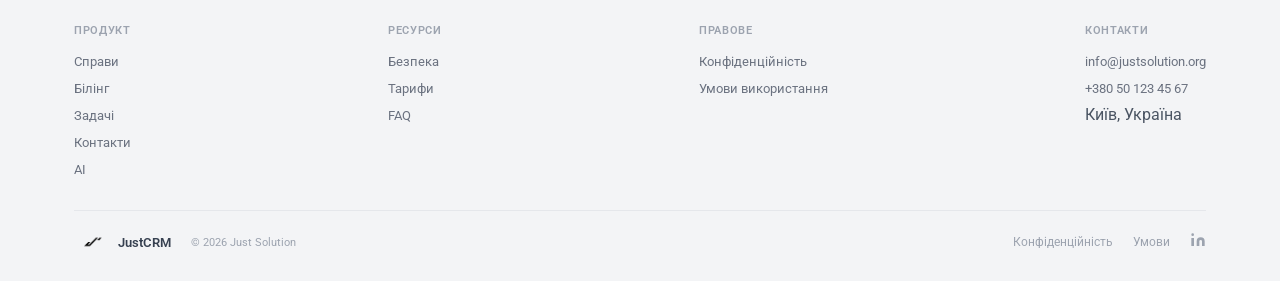
<file: compare.html>
<!DOCTYPE html>
<html lang="uk">
<head>
<meta charset="UTF-8">
<meta name="viewport" content="width=device-width, initial-scale=1.0">
<title>Порівняння тарифів — JustCRM</title>
<link rel="icon" type="image/png" href="favicon.png">
<link rel="preconnect" href="https://fonts.googleapis.com">
<link rel="preconnect" href="https://fonts.gstatic.com" crossorigin>
<link href="https://fonts.googleapis.com/css2?family=Roboto:wght@400;500;700&display=swap" rel="stylesheet">
<style>
:root {
  --gray-100: #F3F4F6; --gray-200: #E5E7EB; --gray-300: #D1D5DB;
  --gray-400: #9CA3AF; --gray-500: #6B7280; --gray-600: #4B5563;
  --gray-700: #374151; --gray-800: #1F2937; --gray-900: #111827;
  --surface: #FAFAFA;
  --font: 'Roboto', system-ui, sans-serif;
  --green: #16A34A; --red: #DC2626;
}
*, *::before, *::after { box-sizing: border-box; margin: 0; padding: 0; }
html { -webkit-font-smoothing: antialiased; }
body { font-family: var(--font); color: var(--gray-800); background: var(--surface); }

.header {
  position: sticky; top: 0; z-index: 100;
  background: var(--surface); border-bottom: 1px solid var(--gray-200);
}
.header__inner {
  max-width: 1180px; margin: 0 auto; padding: 0 24px;
  height: 56px; display: flex; align-items: center; justify-content: space-between;
}
.logo { display: flex; align-items: center; gap: 8px; text-decoration: none; }
.logo img { height: 32px; }
.logo span { font-size: 16px; font-weight: 600; color: var(--gray-900); }
.header__back {
  font-size: 13px; color: var(--gray-500); text-decoration: none;
  display: flex; align-items: center; gap: 6px;
}
.header__back:hover { color: var(--gray-800); }
.header__back svg { width: 16px; height: 16px; stroke: currentColor; stroke-width: 1.5; fill: none; }

.page { max-width: 1080px; margin: 0 auto; padding: 60px 24px 80px; }

.page__header { text-align: center; margin-bottom: 48px; }
.page__tag {
  font-size: 11px; font-weight: 500; letter-spacing: 0.08em;
  text-transform: uppercase; color: var(--gray-400); margin-bottom: 14px;
}
.page__title {
  font-size: 36px; font-weight: 700; color: var(--gray-900);
  letter-spacing: -0.015em; margin-bottom: 12px;
}
.page__subtitle { font-size: 16px; color: var(--gray-500); margin-bottom: 32px; }

.toggle {
  display: flex; align-items: center; justify-content: center; gap: 12px; margin-bottom: 48px;
}
.toggle__label { font-size: 14px; font-weight: 500; color: var(--gray-400); cursor: pointer; }
.toggle__label--active { color: var(--gray-900); }
.toggle__switch {
  width: 44px; height: 24px; background: var(--gray-200); border-radius: 12px;
  position: relative; cursor: pointer; border: none; padding: 0;
  transition: background 0.2s ease;
}
.toggle__switch::after {
  content: ''; position: absolute; top: 3px; left: 3px;
  width: 18px; height: 18px; background: #fff; border-radius: 50%;
  transition: transform 0.2s ease; box-shadow: 0 1px 3px rgba(0,0,0,0.15);
}
.toggle__switch.annual { background: var(--gray-900); }
.toggle__switch.annual::after { transform: translateX(20px); }
.toggle__save {
  font-size: 11px; font-weight: 600; color: var(--green); background: #F0FDF4;
  padding: 2px 8px; border-radius: 99px;
}

/* TABLE */
.compare { width: 100%; border-collapse: collapse; }

.compare__plans {
  position: sticky; top: 56px; z-index: 10; background: var(--surface);
}
.compare__plans td {
  padding: 24px 16px 20px; vertical-align: top;
  border-bottom: 2px solid var(--gray-200);
}
.compare__plans td:first-child { width: 40%; }
.compare__plan-name { font-size: 18px; font-weight: 700; color: var(--gray-900); margin-bottom: 4px; }
.compare__plan-price { display: flex; align-items: baseline; gap: 3px; margin-bottom: 2px; }
.compare__plan-amount { font-size: 28px; font-weight: 700; color: var(--gray-900); }
.compare__plan-currency { font-size: 14px; color: var(--gray-500); }
.compare__plan-period { font-size: 12px; color: var(--gray-400); margin-bottom: 12px; }
.compare__plan-cta {
  display: inline-block; font-size: 13px; font-weight: 500; padding: 8px 18px;
  border-radius: 6px; text-decoration: none; transition: all 0.15s ease;
}
.compare__plan-cta--primary { background: var(--gray-900); color: #fff; }
.compare__plan-cta--primary:hover { background: var(--gray-800); }
.compare__plan-cta--secondary { background: #fff; color: var(--gray-700); border: 1px solid var(--gray-300); }
.compare__plan-cta--secondary:hover { background: var(--gray-100); }
.compare__plan-featured { position: relative; }
.compare__plan-badge {
  position: absolute; top: 12px; right: 16px;
  font-size: 10px; font-weight: 600; color: #fff; background: var(--gray-900);
  padding: 2px 10px; border-radius: 99px;
}

.compare__category td {
  padding: 14px 16px 8px; font-size: 12px; font-weight: 600;
  color: var(--gray-400); text-transform: uppercase; letter-spacing: 0.06em;
  border-bottom: 1px solid var(--gray-200); background: var(--gray-100);
}

.compare__row td {
  padding: 12px 16px; font-size: 14px; color: var(--gray-600);
  border-bottom: 1px solid var(--gray-100); vertical-align: middle;
}
.compare__row td:first-child { color: var(--gray-700); font-weight: 500; }
.compare__row:hover td { background: rgba(0,0,0,0.015); }

.compare__check { color: var(--green); font-size: 16px; }
.compare__cross { color: var(--gray-300); font-size: 14px; }
.compare__value { font-size: 13px; color: var(--gray-500); }

@media (max-width: 768px) {
  .page { padding: 32px 16px 60px; }
  .page__title { font-size: 28px; }
  .compare { font-size: 13px; }
  .compare__plans td { padding: 16px 8px; }
  .compare__plan-amount { font-size: 22px; }
  .compare__row td, .compare__category td { padding: 10px 8px; }
}
</style>
</head>
<body>

<link rel="stylesheet" href="shared.css">
<header class="header">
  <div class="header__inner">
    <a href="index.html" class="logo">
      <img class="logo__mark" src="assets/images/logo.png" alt="JustCRM">
      <span class="logo__name">JustCRM</span>
    </a>
    <nav class="nav">
      <div class="nav__item">
        Продукт
        <svg class="nav__chevron" viewBox="0 0 24 24"><polyline points="6 9 12 15 18 9"/></svg>
        <div class="nav__dropdown">
          <div class="nav__dropdown-section">
            <a href="billing.html">Управління справами</a>
            <a href="billing.html">Білінг і час</a>
            <a href="billing.html">Задачі</a>
            <a href="billing.html">Контакти</a>
            <a href="billing.html">AI-можливості</a>
          </div>
        </div>
      </div>
      <a href="compare.html" class="nav__link">Порівняння тарифів</a>
      <a href="index.html#security" class="nav__link">Безпека</a>
      <div class="nav__item">
        Компанія
        <svg class="nav__chevron" viewBox="0 0 24 24"><polyline points="6 9 12 15 18 9"/></svg>
        <div class="nav__dropdown">
          <div class="nav__dropdown-section">
            <a href="team.html">Команда</a>
            <a href="contacts.html">Контакти</a>
            <a href="blog.html">Блог</a>
          </div>
        </div>
      </div>
    </nav>
    <div class="header__right">
      <a href="#" class="header__login">Увійти</a>
      <a href="#" class="header__cta">Почати безкоштовно</a>
    </div>
  </div>
</header>

<div class="page">
  <div class="page__header">
    <div class="page__tag">Порівняння тарифів</div>
    <h1 class="page__title">Що входить у кожен план</h1>
    <p class="page__subtitle">Детальне порівняння функціоналу Classic, Pro AI та Enterprise</p>
  </div>

  <div class="toggle">
    <span class="toggle__label toggle__label--active" id="lblM">Місячно</span>
    <button class="toggle__switch" id="toggleBilling" type="button"></button>
    <span class="toggle__label" id="lblA">Річно</span>
    <span class="toggle__save">−20%</span>
  </div>

  <table class="compare">
    <tr class="compare__plans">
      <td></td>
      <td>
        <div class="compare__plan-name">Classic</div>
        <div class="compare__plan-price">
          <span class="compare__plan-amount" data-monthly="300" data-annual="240">300</span>
          <span class="compare__plan-currency">₴/міс</span>
        </div>
        <div class="compare__plan-period">за користувача</div>
        <a href="#" class="compare__plan-cta compare__plan-cta--secondary">Почати</a>
      </td>
      <td class="compare__plan-featured">
        <div class="compare__plan-badge">Популярний</div>
        <div class="compare__plan-name">Pro AI</div>
        <div class="compare__plan-price">
          <span class="compare__plan-amount" data-monthly="500" data-annual="400">500</span>
          <span class="compare__plan-currency">₴/міс</span>
        </div>
        <div class="compare__plan-period">за користувача</div>
        <a href="#" class="compare__plan-cta compare__plan-cta--primary">Почати</a>
      </td>
      <td>
        <div class="compare__plan-name">Enterprise</div>
        <div class="compare__plan-price">
          <span class="compare__plan-amount">—</span>
        </div>
        <div class="compare__plan-period">індивідуально</div>
        <a href="#" class="compare__plan-cta compare__plan-cta--secondary">Зв'язатися</a>
      </td>
    </tr>

    <!-- УПРАВЛІННЯ СПРАВАМИ -->
    <tr class="compare__category"><td colspan="4">Управління справами</td></tr>
    <tr class="compare__row"><td>Кількість справ</td><td><span class="compare__value">до 20</span></td><td>Необмежено</td><td>Необмежено</td></tr>
    <tr class="compare__row"><td>Kanban-дошка</td><td><span class="compare__cross">—</span></td><td><span class="compare__check">✓</span></td><td><span class="compare__check">✓</span></td></tr>
    <tr class="compare__row"><td>Етапи справ</td><td><span class="compare__cross">—</span></td><td><span class="compare__check">✓</span></td><td><span class="compare__check">✓</span></td></tr>
    <tr class="compare__row"><td>Dashboard фірми</td><td><span class="compare__cross">—</span></td><td><span class="compare__check">✓</span></td><td><span class="compare__check">✓</span></td></tr>
    <tr class="compare__row"><td>Бюджети справ</td><td><span class="compare__cross">—</span></td><td><span class="compare__check">✓</span></td><td><span class="compare__check">✓</span></td></tr>
    <tr class="compare__row"><td>Practice groups</td><td><span class="compare__cross">—</span></td><td><span class="compare__check">✓</span></td><td><span class="compare__check">✓</span></td></tr>

    <!-- КОНТАКТИ -->
    <tr class="compare__category"><td colspan="4">Контакти</td></tr>
    <tr class="compare__row"><td>Кількість контактів</td><td><span class="compare__value">до 50</span></td><td>Необмежено</td><td>Необмежено</td></tr>
    <tr class="compare__row"><td>Фізичні та юридичні особи</td><td><span class="compare__check">✓</span></td><td><span class="compare__check">✓</span></td><td><span class="compare__check">✓</span></td></tr>
    <tr class="compare__row"><td>Глобальний пошук</td><td><span class="compare__check">✓</span></td><td><span class="compare__check">✓</span></td><td><span class="compare__check">✓</span></td></tr>

    <!-- ЗАДАЧІ -->
    <tr class="compare__category"><td colspan="4">Задачі</td></tr>
    <tr class="compare__row"><td>Список задач</td><td><span class="compare__check">✓</span></td><td><span class="compare__check">✓</span></td><td><span class="compare__check">✓</span></td></tr>
    <tr class="compare__row"><td>Kanban, таблиця, календар</td><td><span class="compare__cross">—</span></td><td><span class="compare__check">✓</span></td><td><span class="compare__check">✓</span></td></tr>
    <tr class="compare__row"><td>Прив'язка до справ</td><td><span class="compare__cross">—</span></td><td><span class="compare__check">✓</span></td><td><span class="compare__check">✓</span></td></tr>

    <!-- БІЛІНГ І ЧАС -->
    <tr class="compare__category"><td colspan="4">Білінг і час</td></tr>
    <tr class="compare__row"><td>Базовий інвойсинг</td><td><span class="compare__check">✓</span></td><td><span class="compare__check">✓</span></td><td><span class="compare__check">✓</span></td></tr>
    <tr class="compare__row"><td>Мультивалютність (UAH, EUR, USD)</td><td><span class="compare__cross">—</span></td><td><span class="compare__check">✓</span></td><td><span class="compare__check">✓</span></td></tr>
    <tr class="compare__row"><td>Таймер активності</td><td><span class="compare__cross">—</span></td><td><span class="compare__check">✓</span></td><td><span class="compare__check">✓</span></td></tr>
    <tr class="compare__row"><td>Управління ставками</td><td><span class="compare__cross">—</span></td><td><span class="compare__check">✓</span></td><td><span class="compare__check">✓</span></td></tr>
    <tr class="compare__row"><td>Різні активності в інвойсі</td><td><span class="compare__cross">—</span></td><td><span class="compare__check">✓</span></td><td><span class="compare__check">✓</span></td></tr>
    <tr class="compare__row"><td>Зміна платника</td><td><span class="compare__cross">—</span></td><td><span class="compare__check">✓</span></td><td><span class="compare__check">✓</span></td></tr>
    <tr class="compare__row"><td>Автооновлення бюджету</td><td><span class="compare__cross">—</span></td><td><span class="compare__check">✓</span></td><td><span class="compare__check">✓</span></td></tr>

    <!-- ДОКУМЕНТИ -->
    <tr class="compare__category"><td colspan="4">Документи</td></tr>
    <tr class="compare__row"><td>Сховище</td><td><span class="compare__value">1 GB</span></td><td>Необмежено</td><td>Необмежено</td></tr>
    <tr class="compare__row"><td>Google Drive</td><td><span class="compare__cross">—</span></td><td><span class="compare__check">✓</span></td><td><span class="compare__check">✓</span></td></tr>
    <tr class="compare__row"><td>OneDrive</td><td><span class="compare__cross">—</span></td><td><span class="compare__check">✓</span></td><td><span class="compare__check">✓</span></td></tr>
    <tr class="compare__row"><td>Автоматизація документів</td><td><span class="compare__cross">—</span></td><td><span class="compare__check">✓</span></td><td><span class="compare__check">✓</span></td></tr>

    <!-- КОМУНІКАЦІЯ -->
    <tr class="compare__category"><td colspan="4">Комунікація</td></tr>
    <tr class="compare__row"><td>Email-інтеграція (Gmail / Outlook)</td><td><span class="compare__cross">—</span></td><td><span class="compare__check">✓</span></td><td><span class="compare__check">✓</span></td></tr>
    <tr class="compare__row"><td>Внутрішні чати</td><td><span class="compare__cross">—</span></td><td><span class="compare__check">✓</span></td><td><span class="compare__check">✓</span></td></tr>
    <tr class="compare__row"><td>Календар</td><td><span class="compare__cross">—</span></td><td><span class="compare__check">✓</span></td><td><span class="compare__check">✓</span></td></tr>

    <!-- AI -->
    <tr class="compare__category"><td colspan="4">AI-можливості</td></tr>
    <tr class="compare__row"><td>AI-диктовка (voice → опис справи)</td><td><span class="compare__cross">—</span></td><td><span class="compare__check">✓</span></td><td><span class="compare__check">✓</span></td></tr>
    <tr class="compare__row"><td>Enhance with AI (юридичний стиль)</td><td><span class="compare__cross">—</span></td><td><span class="compare__check">✓</span></td><td><span class="compare__check">✓</span></td></tr>
    <tr class="compare__row"><td>RAG по knowledge base фірми</td><td><span class="compare__cross">—</span></td><td><span class="compare__check">✓</span></td><td><span class="compare__check">✓</span></td></tr>

    <!-- БЕЗПЕКА -->
    <tr class="compare__category"><td colspan="4">Безпека</td></tr>
    <tr class="compare__row"><td>Шифрування (TLS + bcrypt)</td><td><span class="compare__check">✓</span></td><td><span class="compare__check">✓</span></td><td><span class="compare__check">✓</span></td></tr>
    <tr class="compare__row"><td>2FA</td><td><span class="compare__check">✓</span></td><td><span class="compare__check">✓</span></td><td><span class="compare__check">✓</span></td></tr>
    <tr class="compare__row"><td>RBAC (ролі та дозволи)</td><td><span class="compare__cross">—</span></td><td><span class="compare__check">✓</span></td><td><span class="compare__check">✓</span></td></tr>
    <tr class="compare__row"><td>Аудит-лог дій</td><td><span class="compare__cross">—</span></td><td><span class="compare__check">✓</span></td><td><span class="compare__check">✓</span></td></tr>
    <tr class="compare__row"><td>Self-hosted (ваш сервер)</td><td><span class="compare__cross">—</span></td><td><span class="compare__cross">—</span></td><td><span class="compare__check">✓</span></td></tr>

    <!-- ПІДТРИМКА -->
    <tr class="compare__category"><td colspan="4">Підтримка</td></tr>
    <tr class="compare__row"><td>Email-підтримка</td><td><span class="compare__check">✓</span></td><td><span class="compare__check">✓</span></td><td><span class="compare__check">✓</span></td></tr>
    <tr class="compare__row"><td>Телефон-підтримка</td><td><span class="compare__cross">—</span></td><td><span class="compare__check">✓</span></td><td><span class="compare__check">✓</span></td></tr>
    <tr class="compare__row"><td>Тренінги та онбординг</td><td><span class="compare__cross">—</span></td><td><span class="compare__check">✓</span></td><td><span class="compare__check">✓</span></td></tr>
    <tr class="compare__row"><td>Персональний менеджер</td><td><span class="compare__cross">—</span></td><td><span class="compare__cross">—</span></td><td><span class="compare__check">✓</span></td></tr>
    <tr class="compare__row"><td>SLA підтримки</td><td><span class="compare__cross">—</span></td><td><span class="compare__cross">—</span></td><td><span class="compare__check">✓</span></td></tr>

    <!-- ENTERPRISE -->
    <tr class="compare__category"><td colspan="4">Enterprise</td></tr>
    <tr class="compare__row"><td>Кастомні модифікації CRM</td><td><span class="compare__cross">—</span></td><td><span class="compare__cross">—</span></td><td><span class="compare__check">✓</span></td></tr>
    <tr class="compare__row"><td>Розробка нових інструментів</td><td><span class="compare__cross">—</span></td><td><span class="compare__cross">—</span></td><td><span class="compare__check">✓</span></td></tr>
    <tr class="compare__row"><td>Знижки на об'єм (10+ юристів)</td><td><span class="compare__cross">—</span></td><td><span class="compare__cross">—</span></td><td><span class="compare__check">✓</span></td></tr>
  </table>
</div>

<!-- FINAL CTA -->
<section class="final-cta">
  <h2 class="final-cta__title">Спробуйте JustCRM безкоштовно</h2>
  <p class="final-cta__desc">14 днів повного функціоналу Pro AI. Без картки, без зобов'язань.</p>
  <div class="final-cta__actions">
    <a href="#" class="final-cta__btn-primary">Почати безкоштовно</a>
    <a href="#" class="final-cta__btn-secondary">Замовити демо</a>
  </div>
</section>
<footer class="footer">
  <div class="footer__inner">
    <div class="footer__grid">
      <div class="footer__col"><div class="footer__col-title">Продукт</div><ul class="footer__links"><li><a href="billing.html">Справи</a></li><li><a href="billing.html">Білінг</a></li><li><a href="billing.html">Задачі</a></li><li><a href="billing.html">Контакти</a></li><li><a href="billing.html">AI</a></li></ul></div>
      <div class="footer__col"><div class="footer__col-title">Ресурси</div><ul class="footer__links"><li><a href="index.html#security">Безпека</a></li><li><a href="index.html#pricing">Тарифи</a></li><li><a href="index.html#faq">FAQ</a></li></ul></div>
      <div class="footer__col"><div class="footer__col-title">Правове</div><ul class="footer__links"><li><a href="#">Конфіденційність</a></li><li><a href="#">Умови використання</a></li></ul></div>
      <div class="footer__col"><div class="footer__col-title">Контакти</div><ul class="footer__links"><li><a href="mailto:info@justsolution.org">info@justsolution.org</a></li><li><a href="tel:+380501234567">+380 50 123 45 67</a></li><li>Київ, Україна</li></ul></div>
    </div>
    <div class="footer__bottom">
      <div class="footer__left"><div class="footer__logo"><img class="footer__logo-mark" src="assets/images/logo.png" alt=""> JustCRM</div><span class="footer__copy">© 2026 Just Solution</span></div>
      <div class="footer__right"><a href="#" class="footer__contact-link">Конфіденційність</a><a href="#" class="footer__contact-link">Умови</a><div class="footer__social"><a href="https://www.linkedin.com/company/just-solution-ua/" target="_blank" rel="noopener"><svg viewBox="0 0 24 24"><path d="M16 8a6 6 0 016 6v7h-4v-7a2 2 0 00-2-2 2 2 0 00-2 2v7h-4v-7a6 6 0 016-6zM2 9h4v12H2zM4 6a2 2 0 100-4 2 2 0 000 4z"/></svg></a></div></div>
    </div>
  </div>
</footer>

<script>
const toggle = document.getElementById('toggleBilling');
const lblM = document.getElementById('lblM');
const lblA = document.getElementById('lblA');
const amounts = document.querySelectorAll('.compare__plan-amount[data-monthly]');
let isAnnual = false;
toggle.addEventListener('click', () => {
  isAnnual = !isAnnual;
  toggle.classList.toggle('annual', isAnnual);
  lblM.classList.toggle('toggle__label--active', !isAnnual);
  lblA.classList.toggle('toggle__label--active', isAnnual);
  amounts.forEach(el => { el.textContent = isAnnual ? el.dataset.annual : el.dataset.monthly; });
});
</script>
</body>
</html>
</file>
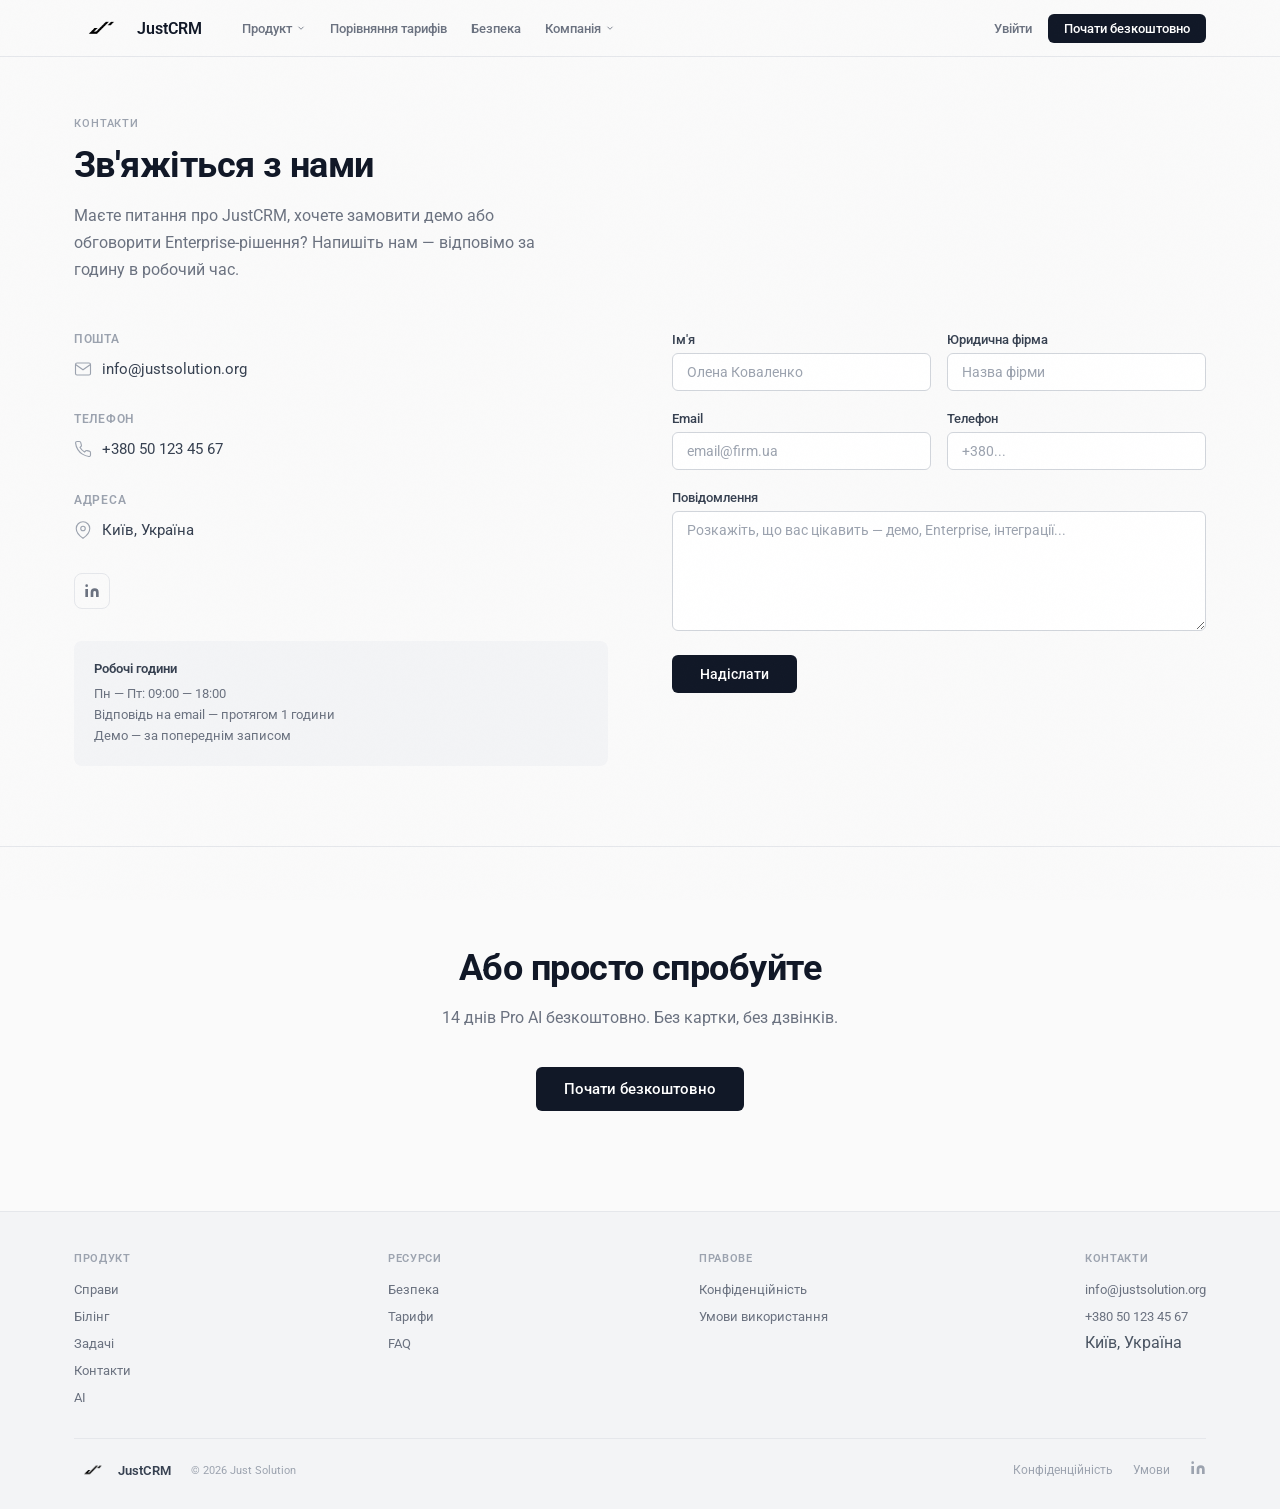
<file: contacts.html>
<!DOCTYPE html>
<html lang="uk">
<head>
<meta charset="UTF-8">
<meta name="viewport" content="width=device-width, initial-scale=1.0">
<title>Контакти — JustCRM</title>
<link rel="icon" type="image/png" href="favicon.png">
<link rel="preconnect" href="https://fonts.googleapis.com">
<link rel="preconnect" href="https://fonts.gstatic.com" crossorigin>
<link href="https://fonts.googleapis.com/css2?family=Roboto:wght@400;500;700&display=swap" rel="stylesheet">
<link rel="stylesheet" href="shared.css">
<style>
.page {
  max-width: 1180px; margin: 0 auto; padding: 60px 24px 80px;
}
.page__tag {
  font-size: 11px; font-weight: 500; letter-spacing: 0.08em;
  text-transform: uppercase; color: var(--gray-400); margin-bottom: 14px;
}
.page__title {
  font-size: 36px; font-weight: 700; color: var(--gray-900);
  letter-spacing: -0.015em; margin-bottom: 16px;
}
.page__subtitle {
  font-size: 16px; line-height: 1.7; color: var(--gray-500);
  max-width: 480px; margin-bottom: 48px;
}
.contacts {
  display: grid; grid-template-columns: 1fr 1fr; gap: 64px; align-items: start;
}
.contacts__info { }
.contacts__block { margin-bottom: 32px; }
.contacts__block-title {
  font-size: 12px; font-weight: 600; color: var(--gray-400);
  text-transform: uppercase; letter-spacing: 0.06em; margin-bottom: 12px;
}
.contacts__item {
  font-size: 15px; color: var(--gray-700); margin-bottom: 8px;
  display: flex; align-items: center; gap: 10px; line-height: 1.5;
}
.contacts__item a {
  color: var(--gray-700); text-decoration: none;
}
.contacts__item a:hover { color: var(--gray-900); }
.contacts__icon {
  width: 18px; height: 18px; flex-shrink: 0;
}
.contacts__icon svg {
  width: 18px; height: 18px; stroke: var(--gray-400); stroke-width: 1.5; fill: none;
}
.contacts__social {
  display: flex; gap: 12px; margin-top: 24px;
}
.contacts__social a {
  width: 36px; height: 36px; border-radius: 8px; border: 1px solid var(--gray-200);
  display: flex; align-items: center; justify-content: center;
  color: var(--gray-500); transition: all 0.15s ease;
}
.contacts__social a:hover { border-color: var(--gray-300); color: var(--gray-800); }
.contacts__social svg { width: 16px; height: 16px; fill: currentColor; }

.contacts__form { }
.form__group { margin-bottom: 20px; }
.form__label {
  display: block; font-size: 13px; font-weight: 500;
  color: var(--gray-700); margin-bottom: 6px;
}
.form__input, .form__textarea {
  width: 100%; font-family: var(--font); font-size: 14px;
  padding: 10px 14px; border: 1px solid var(--gray-300);
  border-radius: 6px; background: #fff; color: var(--gray-800);
  outline: none; transition: border-color 0.15s ease;
}
.form__input::placeholder, .form__textarea::placeholder { color: var(--gray-400); }
.form__input:focus, .form__textarea:focus { border-color: var(--gray-500); }
.form__textarea { min-height: 120px; resize: vertical; }
.form__row { display: grid; grid-template-columns: 1fr 1fr; gap: 16px; }
.form__submit {
  font-family: var(--font); font-size: 14px; font-weight: 500;
  color: #fff; background: var(--gray-900); padding: 11px 28px;
  border-radius: 6px; border: none; cursor: pointer;
  transition: background 0.15s ease;
}
.form__submit:hover { background: var(--gray-800); }

.contacts__hours {
  margin-top: 32px; padding: 20px; background: var(--gray-100);
  border-radius: 8px;
}
.contacts__hours-title {
  font-size: 13px; font-weight: 600; color: var(--gray-700); margin-bottom: 8px;
}
.contacts__hours-text {
  font-size: 13px; color: var(--gray-500); line-height: 1.6;
}

@media (max-width: 768px) {
  .contacts { grid-template-columns: 1fr; gap: 40px; }
  .form__row { grid-template-columns: 1fr; }
  .page__title { font-size: 28px; }
}
</style>
</head>
<body>

<header class="header">
  <div class="header__inner">
    <a href="index.html" class="logo">
      <img class="logo__mark" src="assets/images/logo.png" alt="JustCRM">
      <span class="logo__name">JustCRM</span>
    </a>
    <nav class="nav">
      <div class="nav__item">
        Продукт
        <svg class="nav__chevron" viewBox="0 0 24 24"><polyline points="6 9 12 15 18 9"/></svg>
        <div class="nav__dropdown">
          <div class="nav__dropdown-section">
            <a href="billing.html">Управління справами</a>
            <a href="billing.html">Білінг і час</a>
            <a href="billing.html">Задачі</a>
            <a href="billing.html">Контакти</a>
            <a href="billing.html">AI-можливості</a>
          </div>
        </div>
      </div>
      <a href="compare.html" class="nav__link">Порівняння тарифів</a>
      <a href="index.html#security" class="nav__link">Безпека</a>
      <div class="nav__item">
        Компанія
        <svg class="nav__chevron" viewBox="0 0 24 24"><polyline points="6 9 12 15 18 9"/></svg>
        <div class="nav__dropdown">
          <div class="nav__dropdown-section">
            <a href="team.html">Команда</a>
            <a href="contacts.html">Контакти</a>
            <a href="blog.html">Блог</a>
          </div>
        </div>
      </div>
    </nav>
    <div class="header__right">
      <a href="#" class="header__login">Увійти</a>
      <a href="#" class="header__cta">Почати безкоштовно</a>
    </div>
  </div>
</header>

<div class="page">
  <div class="page__tag">Контакти</div>
  <h1 class="page__title">Зв'яжіться з нами</h1>
  <p class="page__subtitle">Маєте питання про JustCRM, хочете замовити демо або обговорити Enterprise-рішення? Напишіть нам — відповімо за годину в робочий час.</p>

  <div class="contacts">
    <div class="contacts__info">
      <div class="contacts__block">
        <div class="contacts__block-title">Пошта</div>
        <div class="contacts__item">
          <span class="contacts__icon"><svg viewBox="0 0 24 24"><path d="M4 4h16c1.1 0 2 .9 2 2v12c0 1.1-.9 2-2 2H4c-1.1 0-2-.9-2-2V6c0-1.1.9-2 2-2z"/><polyline points="22,6 12,13 2,6"/></svg></span>
          <a href="mailto:info@justsolution.org">info@justsolution.org</a>
        </div>
      </div>

      <div class="contacts__block">
        <div class="contacts__block-title">Телефон</div>
        <div class="contacts__item">
          <span class="contacts__icon"><svg viewBox="0 0 24 24"><path d="M22 16.92v3a2 2 0 01-2.18 2 19.79 19.79 0 01-8.63-3.07 19.5 19.5 0 01-6-6 19.79 19.79 0 01-3.07-8.67A2 2 0 014.11 2h3a2 2 0 012 1.72c.127.96.361 1.903.7 2.81a2 2 0 01-.45 2.11L8.09 9.91a16 16 0 006 6l1.27-1.27a2 2 0 012.11-.45c.907.339 1.85.573 2.81.7A2 2 0 0122 16.92z"/></svg></span>
          <a href="tel:+380501234567">+380 50 123 45 67</a>
        </div>
      </div>

      <div class="contacts__block">
        <div class="contacts__block-title">Адреса</div>
        <div class="contacts__item">
          <span class="contacts__icon"><svg viewBox="0 0 24 24"><path d="M21 10c0 7-9 13-9 13s-9-6-9-13a9 9 0 0118 0z"/><circle cx="12" cy="10" r="3"/></svg></span>
          Київ, Україна
        </div>
      </div>

      <div class="contacts__social">
        <a href="https://www.linkedin.com/company/just-solution-ua/" target="_blank" rel="noopener">
          <svg viewBox="0 0 24 24"><path d="M16 8a6 6 0 016 6v7h-4v-7a2 2 0 00-2-2 2 2 0 00-2 2v7h-4v-7a6 6 0 016-6zM2 9h4v12H2zM4 6a2 2 0 100-4 2 2 0 000 4z"/></svg>
        </a>
      </div>

      <div class="contacts__hours">
        <div class="contacts__hours-title">Робочі години</div>
        <div class="contacts__hours-text">Пн — Пт: 09:00 — 18:00<br>Відповідь на email — протягом 1 години<br>Демо — за попереднім записом</div>
      </div>
    </div>

    <div class="contacts__form">
      <form>
        <div class="form__row">
          <div class="form__group">
            <label class="form__label">Ім'я</label>
            <input class="form__input" type="text" placeholder="Олена Коваленко">
          </div>
          <div class="form__group">
            <label class="form__label">Юридична фірма</label>
            <input class="form__input" type="text" placeholder="Назва фірми">
          </div>
        </div>
        <div class="form__row">
          <div class="form__group">
            <label class="form__label">Email</label>
            <input class="form__input" type="email" placeholder="email@firm.ua">
          </div>
          <div class="form__group">
            <label class="form__label">Телефон</label>
            <input class="form__input" type="tel" placeholder="+380...">
          </div>
        </div>
        <div class="form__group">
          <label class="form__label">Повідомлення</label>
          <textarea class="form__textarea" placeholder="Розкажіть, що вас цікавить — демо, Enterprise, інтеграції..."></textarea>
        </div>
        <button class="form__submit" type="submit">Надіслати</button>
      </form>
    </div>
  </div>
</div>

<!-- FINAL CTA -->
<section class="final-cta">
  <h2 class="final-cta__title">Або просто спробуйте</h2>
  <p class="final-cta__desc">14 днів Pro AI безкоштовно. Без картки, без дзвінків.</p>
  <div class="final-cta__actions">
    <a href="#" class="final-cta__btn-primary">Почати безкоштовно</a>
  </div>
</section>

<footer class="footer">
  <div class="footer__inner">
    <div class="footer__grid">
      <div class="footer__col"><div class="footer__col-title">Продукт</div><ul class="footer__links"><li><a href="billing.html">Справи</a></li><li><a href="billing.html">Білінг</a></li><li><a href="billing.html">Задачі</a></li><li><a href="billing.html">Контакти</a></li><li><a href="billing.html">AI</a></li></ul></div>
      <div class="footer__col"><div class="footer__col-title">Ресурси</div><ul class="footer__links"><li><a href="index.html#security">Безпека</a></li><li><a href="index.html#pricing">Тарифи</a></li><li><a href="index.html#faq">FAQ</a></li></ul></div>
      <div class="footer__col"><div class="footer__col-title">Правове</div><ul class="footer__links"><li><a href="#">Конфіденційність</a></li><li><a href="#">Умови використання</a></li></ul></div>
      <div class="footer__col"><div class="footer__col-title">Контакти</div><ul class="footer__links"><li><a href="mailto:info@justsolution.org">info@justsolution.org</a></li><li><a href="tel:+380501234567">+380 50 123 45 67</a></li><li>Київ, Україна</li></ul></div>
    </div>
    <div class="footer__bottom">
      <div class="footer__left"><div class="footer__logo"><img class="footer__logo-mark" src="assets/images/logo.png" alt=""> JustCRM</div><span class="footer__copy">© 2026 Just Solution</span></div>
      <div class="footer__right"><a href="#" class="footer__contact-link">Конфіденційність</a><a href="#" class="footer__contact-link">Умови</a><div class="footer__social"><a href="https://www.linkedin.com/company/just-solution-ua/" target="_blank" rel="noopener"><svg viewBox="0 0 24 24"><path d="M16 8a6 6 0 016 6v7h-4v-7a2 2 0 00-2-2 2 2 0 00-2 2v7h-4v-7a6 6 0 016-6zM2 9h4v12H2zM4 6a2 2 0 100-4 2 2 0 000 4z"/></svg></a></div></div>
    </div>
  </div>
</footer>

</body>
</html>
</file>
<file: shared.css>
:root {
  --gray-100: #F3F4F6;
  --gray-200: #E5E7EB;
  --gray-300: #D1D5DB;
  --gray-400: #9CA3AF;
  --gray-500: #6B7280;
  --gray-600: #4B5563;
  --gray-700: #374151;
  --gray-800: #1F2937;
  --gray-900: #111827;
  --surface: #FAFAFA;
  --font: 'Roboto', system-ui, sans-serif;
  --ease: cubic-bezier(0.22, 1, 0.36, 1);
}

*, *::before, *::after { box-sizing: border-box; margin: 0; padding: 0; }
html { -webkit-font-smoothing: antialiased; scroll-snap-type: y proximity; scroll-behavior: smooth; }
body { font-family: var(--font); color: var(--gray-800); background: var(--surface); }

/* --- NOISE --- */
body::after {
  content: ''; position: fixed; inset: 0; pointer-events: none; z-index: 9999; opacity: 0.025;
  background-image: url("data:image/svg+xml,%3Csvg viewBox='0 0 256 256' xmlns='http://www.w3.org/2000/svg'%3E%3Cfilter id='n'%3E%3CfeTurbulence type='fractalNoise' baseFrequency='0.9' numOctaves='4' stitchTiles='stitch'/%3E%3C/filter%3E%3Crect width='100%25' height='100%25' filter='url(%23n)' opacity='0.5'/%3E%3C/svg%3E");
  background-repeat: repeat; background-size: 256px;
}

/* --- HEADER --- */
.header {
  position: sticky; top: 0; z-index: 100;
  background: var(--surface); border-bottom: 1px solid var(--gray-200);
}
.header__inner {
  max-width: 1180px; margin: 0 auto; padding: 0 24px;
  height: 56px; display: flex; align-items: center; gap: 40px;
}
.logo { display: flex; align-items: center; gap: 8px; text-decoration: none; flex-shrink: 0; }
.logo__mark {
  height: 32px; width: auto;
}
.logo__name { font-size: 16px; font-weight: 600; color: var(--gray-900); }
.nav { display: flex; gap: 24px; }
.nav__item {
  position: relative; font-size: 13px; font-weight: 500;
  color: var(--gray-500); text-decoration: none; cursor: pointer;
  padding: 8px 0; display: flex; align-items: center; gap: 4px;
}
.nav__item:hover { color: var(--gray-800); }
.nav__chevron {
  width: 10px; height: 10px; stroke: currentColor; stroke-width: 2; fill: none;
  transition: transform 0.2s ease;
}
.nav__item:hover .nav__chevron { transform: rotate(180deg); }
.nav__dropdown {
  position: absolute; top: 100%; left: -16px;
  background: #fff; border: 1px solid var(--gray-200); border-radius: 10px;
  padding: 8px 0; min-width: 220px;
  box-shadow: 0 4px 12px rgba(0,0,0,0.06), 0 12px 28px rgba(0,0,0,0.08);
  opacity: 0; visibility: hidden; transform: translateY(-4px);
  transition: opacity 0.15s ease, transform 0.15s ease, visibility 0.15s ease;
  z-index: 200;
}
.nav__item:hover .nav__dropdown {
  opacity: 1; visibility: visible; transform: translateY(0);
}
.nav__dropdown-section {
  padding: 4px 0;
}
.nav__dropdown-section + .nav__dropdown-section {
  border-top: 1px solid var(--gray-100);
}
.nav__dropdown-label {
  font-size: 10px; font-weight: 600; color: var(--gray-400);
  text-transform: uppercase; letter-spacing: 0.06em;
  padding: 8px 16px 4px;
}
.nav__dropdown a {
  display: block; padding: 7px 16px; font-size: 13px; font-weight: 400;
  color: var(--gray-600); text-decoration: none;
  transition: background 0.1s ease, color 0.1s ease;
}
.nav__dropdown a:hover { background: var(--gray-100); color: var(--gray-900); }
.nav__dropdown a .nav__link-hint {
  font-size: 11px; color: var(--gray-400); display: block; margin-top: 1px;
}
.nav__link {
  font-size: 13px; font-weight: 500; color: var(--gray-500);
  text-decoration: none; padding: 8px 0;
}
.nav__link:hover { color: var(--gray-800); }
.header__right { margin-left: auto; display: flex; align-items: center; gap: 16px; }
.header__login { font-size: 13px; font-weight: 500; color: var(--gray-500); text-decoration: none; }
.header__cta {
  font-size: 13px; font-weight: 500; color: #fff; background: var(--gray-900);
  padding: 7px 16px; border-radius: 6px; text-decoration: none; transition: transform 0.15s ease;
}
.header__cta:hover { background: var(--gray-800); }
.header__cta:active { transform: scale(0.96); }



/* --- FINAL CTA --- */
.final-cta {
  position: relative; z-index: 1; background: var(--surface);
  padding: 100px 0; text-align: center; scroll-snap-align: start;
  border-top: 1px solid var(--gray-200);
}
.final-cta__title {
  font-size: 36px; font-weight: 700; color: var(--gray-900);
  letter-spacing: -0.015em; margin-bottom: 16px;
}
.final-cta__desc {
  font-size: 16px; color: var(--gray-500); margin-bottom: 36px;
  max-width: 460px; margin-left: auto; margin-right: auto; line-height: 1.6;
}
.final-cta__actions {
  display: flex; justify-content: center; gap: 16px;
}
.final-cta__btn-primary {
  font-family: var(--font); font-size: 15px; font-weight: 500;
  color: #fff; background: var(--gray-900); padding: 13px 28px;
  border-radius: 6px; text-decoration: none; border: none; cursor: pointer;
  transition: background 0.15s ease;
}
.final-cta__btn-primary:hover { background: var(--gray-800); }
.final-cta__btn-secondary {
  font-family: var(--font); font-size: 15px; font-weight: 500;
  color: var(--gray-600); background: transparent; padding: 13px 28px;
  border-radius: 6px; text-decoration: none;
  border: 1px solid var(--gray-300);
  transition: border-color 0.15s ease, color 0.15s ease;
}
.final-cta__btn-secondary:hover { border-color: var(--gray-400); color: var(--gray-800); }



/* --- FOOTER --- */
.footer {
  position: relative; z-index: 1; background: var(--gray-100);
  border-top: 1px solid var(--gray-200);
  padding: 40px 0 28px; color: var(--gray-600);
}
.footer__inner {
  max-width: 1180px; margin: 0 auto; padding: 0 24px;
}
.footer__grid {
  display: flex; justify-content: space-between; gap: 24px;
  padding-bottom: 32px; border-bottom: 1px solid rgba(255,255,255,0.06);
}
.footer__col { }
.footer__grid {
  display: flex; justify-content: space-between; gap: 24px;
  padding-bottom: 32px; border-bottom: 1px solid var(--gray-200);
}
.footer__col-title {
  font-size: 11px; font-weight: 600; color: var(--gray-400);
  text-transform: uppercase; letter-spacing: 0.06em; margin-bottom: 14px;
}
.footer__links { list-style: none; display: flex; flex-direction: column; gap: 8px; }
.footer__links a {
  font-size: 13px; color: var(--gray-500); text-decoration: none;
  transition: color 0.15s ease;
}
.footer__links a:hover { color: var(--gray-800); }
.footer__bottom {
  display: flex; justify-content: space-between; align-items: center;
  padding-top: 20px; flex-wrap: wrap; gap: 12px;
}
.footer__left { display: flex; align-items: center; gap: 20px; }
.footer__logo {
  display: flex; align-items: center; gap: 6px;
  font-size: 13px; font-weight: 600; color: var(--gray-700);
}
.footer__logo-mark {
  height: 22px; width: auto;
}
.footer__copy { font-size: 11px; color: var(--gray-400); }
.footer__right { display: flex; align-items: center; gap: 20px; }
.footer__contact-link {
  font-size: 12px; color: var(--gray-400); text-decoration: none;
}
.footer__contact-link:hover { color: var(--gray-700); }
.footer__social a {
  color: var(--gray-400); transition: color 0.15s ease;
}
.footer__social a:hover { color: var(--gray-800); }
.footer__social svg { width: 16px; height: 16px; fill: currentColor; }



@media (max-width: 900px) { .nav { display: none; } .footer__grid { flex-wrap: wrap; } .final-cta__actions { flex-direction: column; align-items: center; } }
</file>
